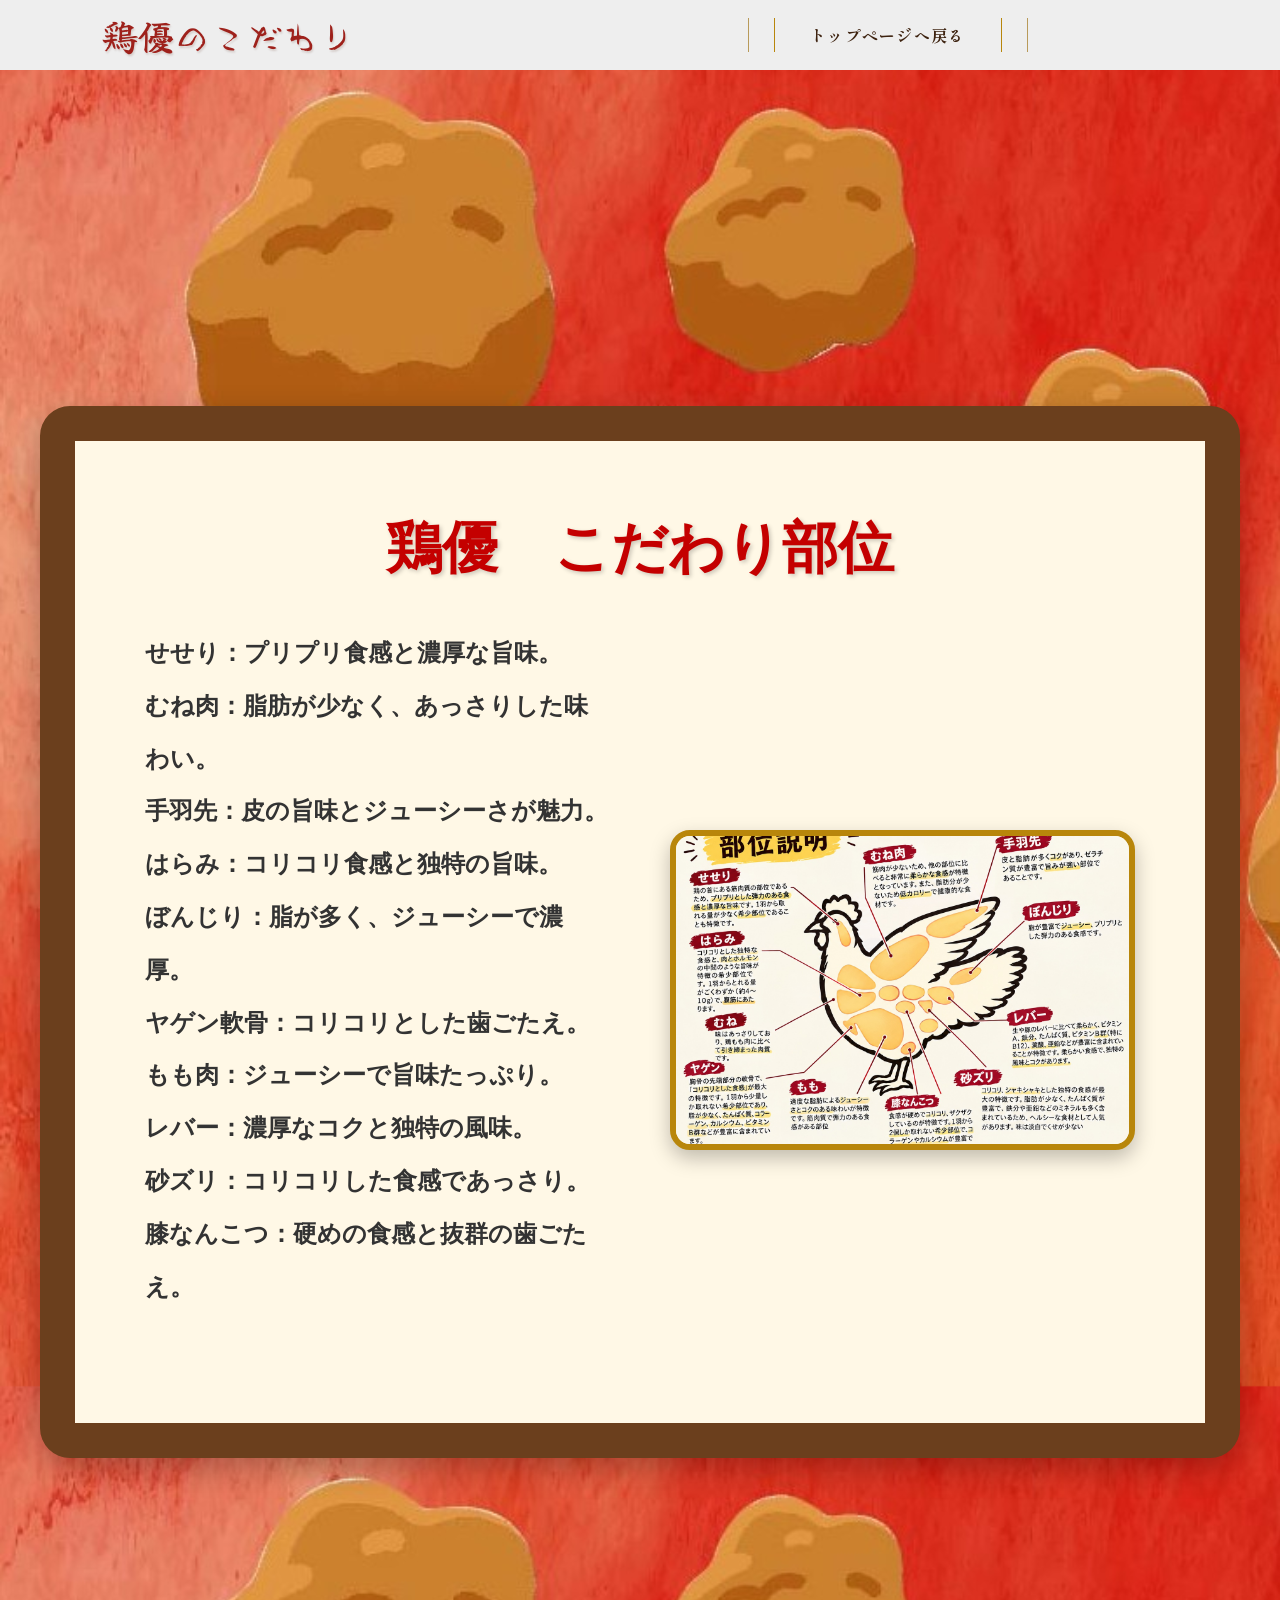
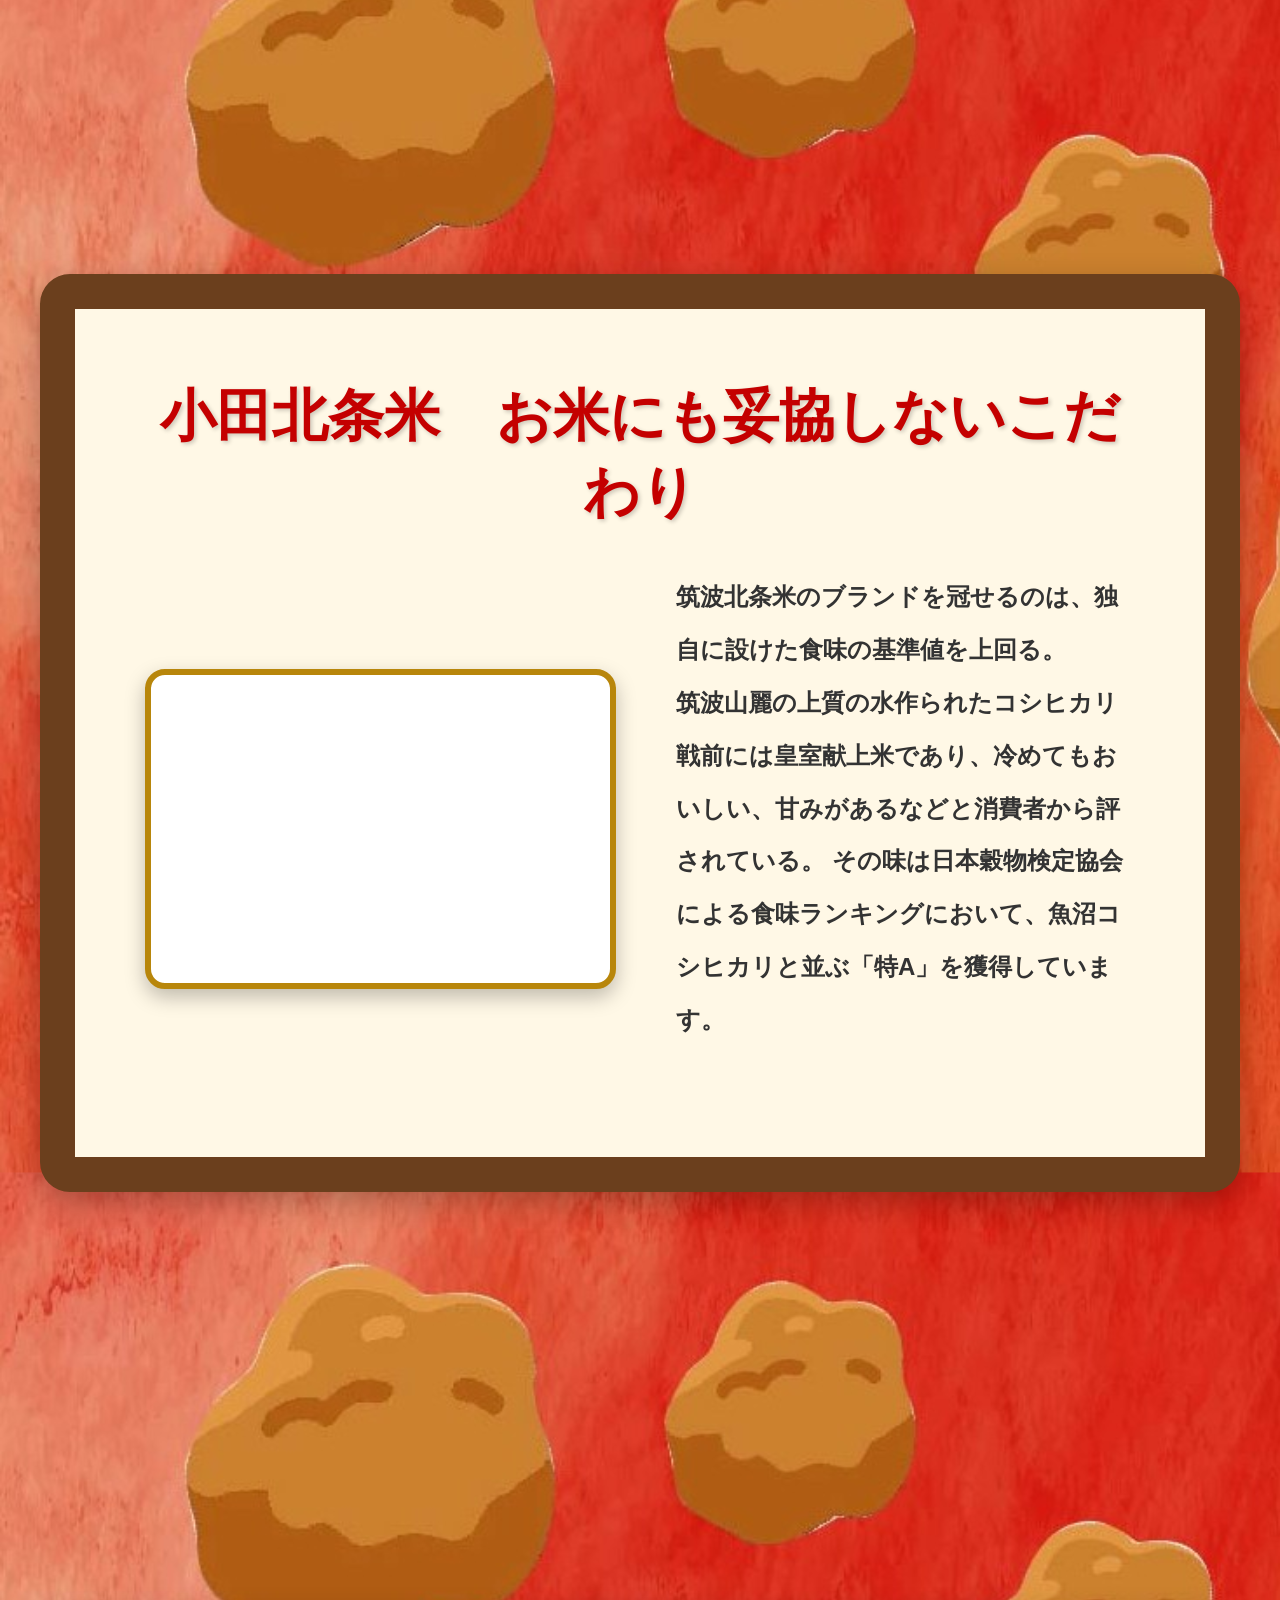
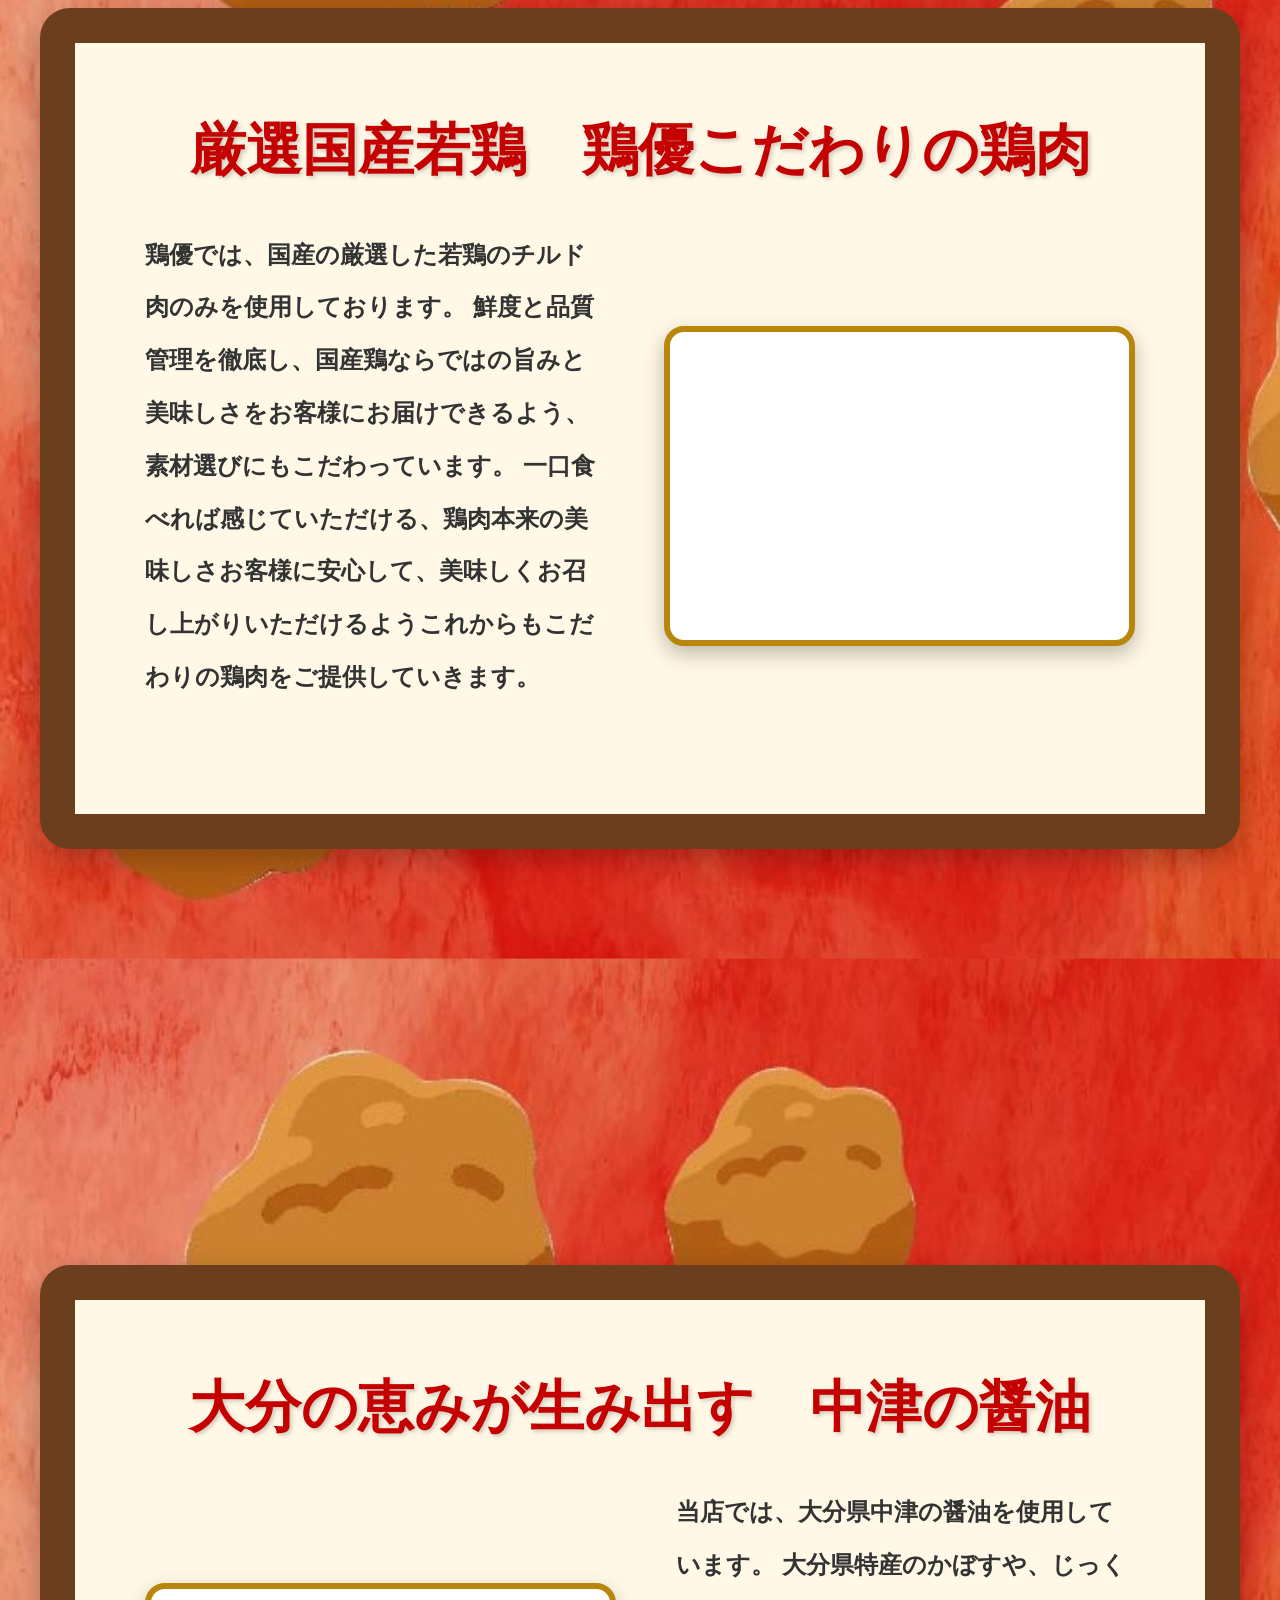
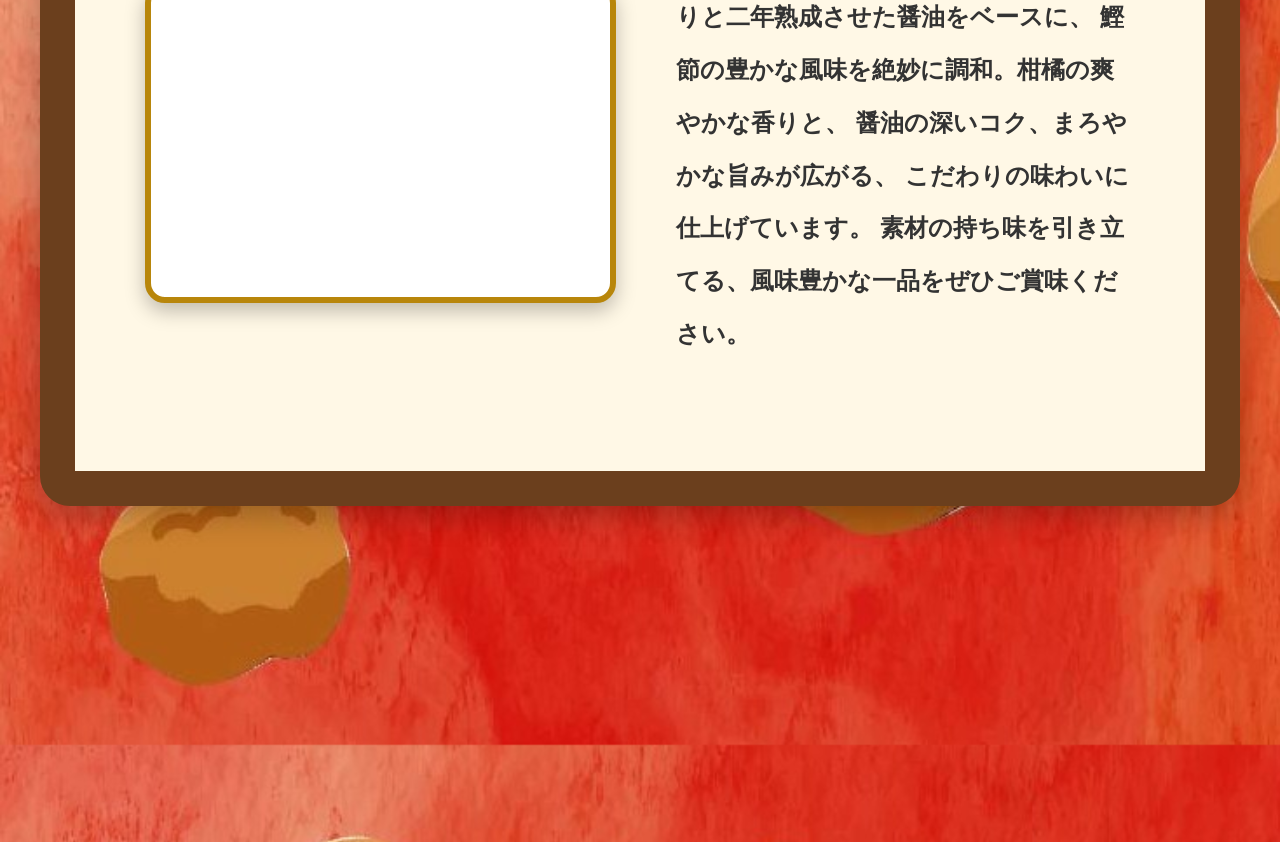
<file: kodawari.html>
<!DOCTYPE html>
<html lang="ja">
 
<head>
    <meta charset="UTF-8">
    <meta name="viewport" content="width=device-width, initial-scale=1.0">
    <title>こだわり | 鶏優 阿見店</title>
 
   <link rel="stylesheet" href="css/style.css">
   <link rel="stylesheet" href="css/kodawari.css">
</head>
 
<body>
 
<header class="top-bar">
    <div class="logo">
        鶏優のこだわり
    </div>
 
    <ul class="top-menu">
        <li><a href="index.html">トップページへ戻る</a></li>
    </ul>
</header>
 
<section class="concept">
    <div class="wrapper">
 
        <h1>鶏優　こだわり部位</h1>
 
        <!-- 写真左・文字右の横並びブロック -->
        <div class="concept-flex">
 
            <!-- 文章（右） -->
            <div class="concept-text">
                <p>
                    せせり：プリプリ食感と濃厚な旨味。<br>
                    むね肉：脂肪が少なく、あっさりした味わい。<br>
                    手羽先：皮の旨味とジューシーさが魅力。<br>
                    はらみ：コリコリ食感と独特の旨味。<br>
                    ぼんじり：脂が多く、ジューシーで濃厚。<br>
                    ヤゲン軟骨：コリコリとした歯ごたえ。<br>
                    もも肉：ジューシーで旨味たっぷり。<br>
                    レバー：濃厚なコクと独特の風味。<br>
                    砂ズリ：コリコリした食感であっさり。<br>
                    膝なんこつ：硬めの食感と抜群の歯ごたえ。<br>
                </p>
            </div>
            <!-- 写真（左） -->
            <div class="concept-photo">
                <img src="images/bui.jpg" alt="">
            </div>
        </div>
    </div>
</section>
 
<section class="concept">
    <div class="wrapper">
 
        <h1>小田北条米　お米にも妥協しないこだわり</h1>
 
        <!-- 写真左・文字右の横並びブロック -->
        <div class="concept-flex">
 
            <!-- 写真（左） -->
            <div class="concept-photo fade-slider">
                <img src="images/kome.jpeg" alt="" class="fade-img fade1">
                <img src="images/tukubasan.jpg" alt="" class="fade-img fade2">
            </div>
 
            <!-- 文章（右） -->
            <div class="concept-text">
                <p>
                    筑波北条米のブランドを冠せるのは、独自に設けた食味の基準値を上回る。<br>
                    筑波山麗の上質の水作られたコシヒカリ戦前には皇室献上米であり、冷めてもおいしい、甘みがあるなどと消費者から評されている。
                    その味は日本穀物検定協会による食味ランキングにおいて、魚沼コシヒカリと並ぶ「特A」を獲得しています。
                </p>
            </div>
 
        </div>
    </div>
</section>
 
<section class="concept">
    <div class="wrapper">
 
        <h1>厳選国産若鶏　鶏優こだわりの鶏肉</h1>
 
        <!-- 写真左・文字右の横並びブロック -->
        <div class="concept-flex">
 
            <!-- 文章（右） -->
            <div class="concept-text">
                <p>
                    鶏優では、国産の厳選した若鶏のチルド肉のみを使用しております。
                    鮮度と品質管理を徹底し、国産鶏ならではの旨みと美味しさをお客様にお届けできるよう、素材選びにもこだわっています。
                    一口食べれば感じていただける、鶏肉本来の美味しさお客様に安心して、美味しくお召し上がりいただけるようこれからもこだわりの鶏肉をご提供していきます。
                </p>
            </div>
            <!-- 写真（左） -->
            <div class="concept-photo fade-slider">
                <img src="images/kokusan.jpg" alt="" class="fade-img fade1">
                <img src="images/にわとり.png" alt="" class="fade-img fade2">
 
            </div>
        </div>
    </div>
</section>
 
<section class="concept">
    <div class="wrapper">
 
        <h1>大分の恵みが生み出す　中津の醤油</h1>
 
        <div class="concept-flex">
 
            <!-- 写真（左） -->
            <div class="concept-photo fade-slider">
 
                <img src="images/nakatu.jpg" alt="" class="fade-img fade1">
 
                <img src="images/kyusyu.jpg" alt="" class="fade-img fade2">
 
            </div>
 
            <!-- 文章（右） -->
            <div class="concept-text">
                <p>
                    当店では、大分県中津の醤油を使用しています。
                    大分県特産のかぼすや、じっくりと二年熟成させた醤油をベースに、
                    鰹節の豊かな風味を絶妙に調和。柑橘の爽やかな香りと、
                    醤油の深いコク、まろやかな旨みが広がる、
                    こだわりの味わいに仕上げています。
                    素材の持ち味を引き立てる、風味豊かな一品をぜひご賞味ください。
                </p>
            </div>
 
        </div>
 
    </div>
</section>
</file>
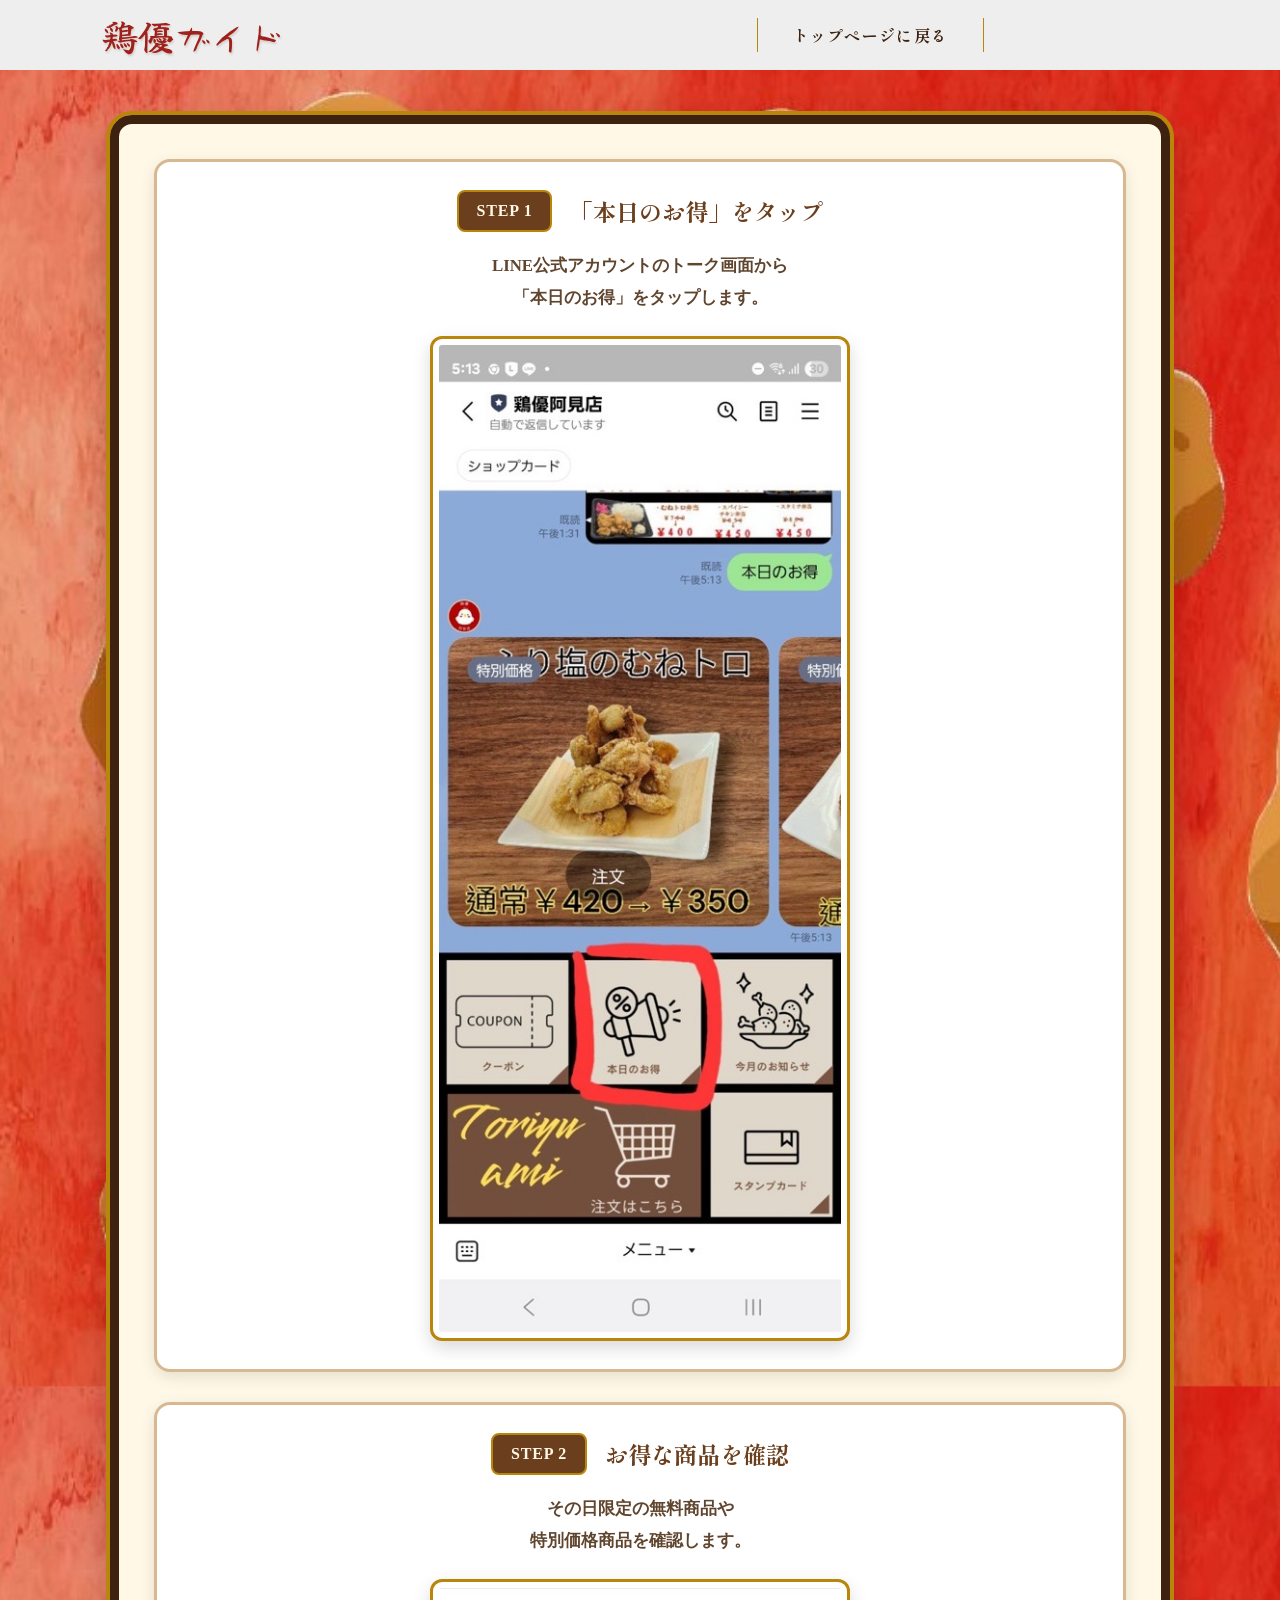
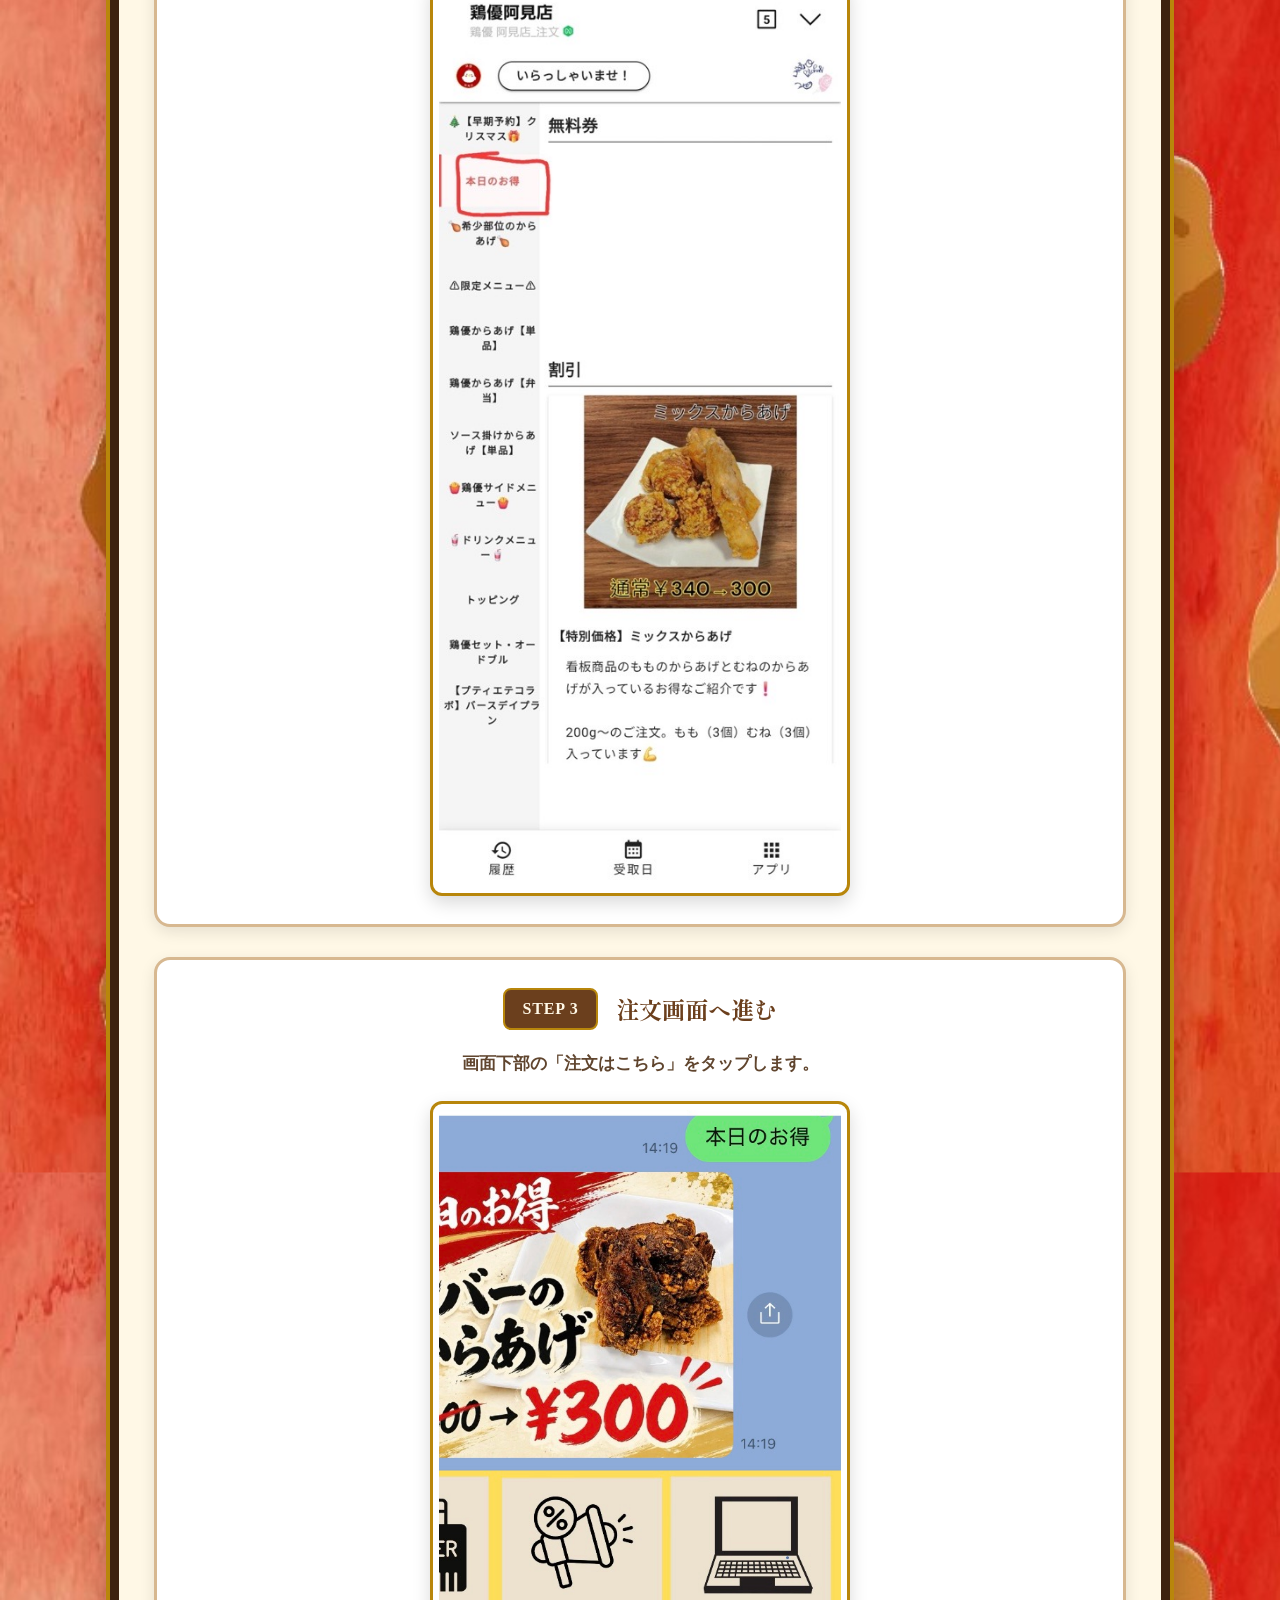
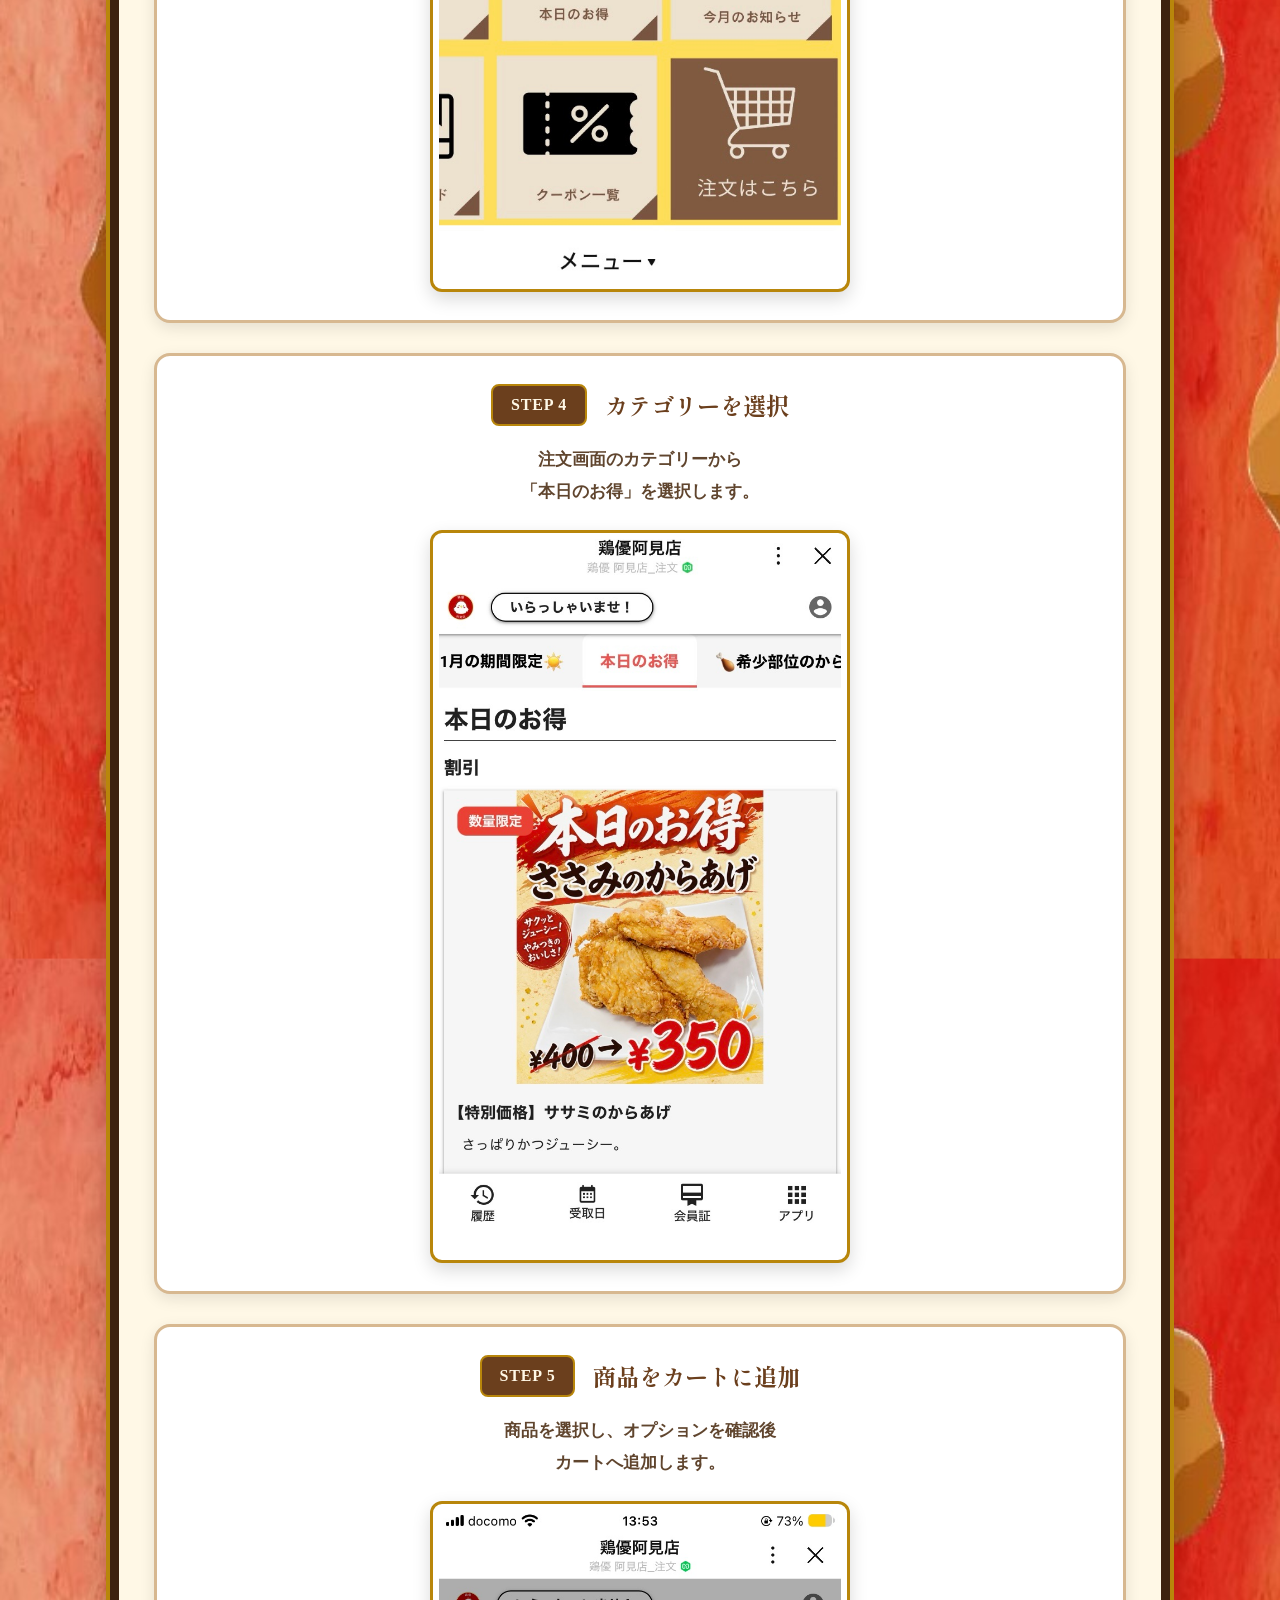
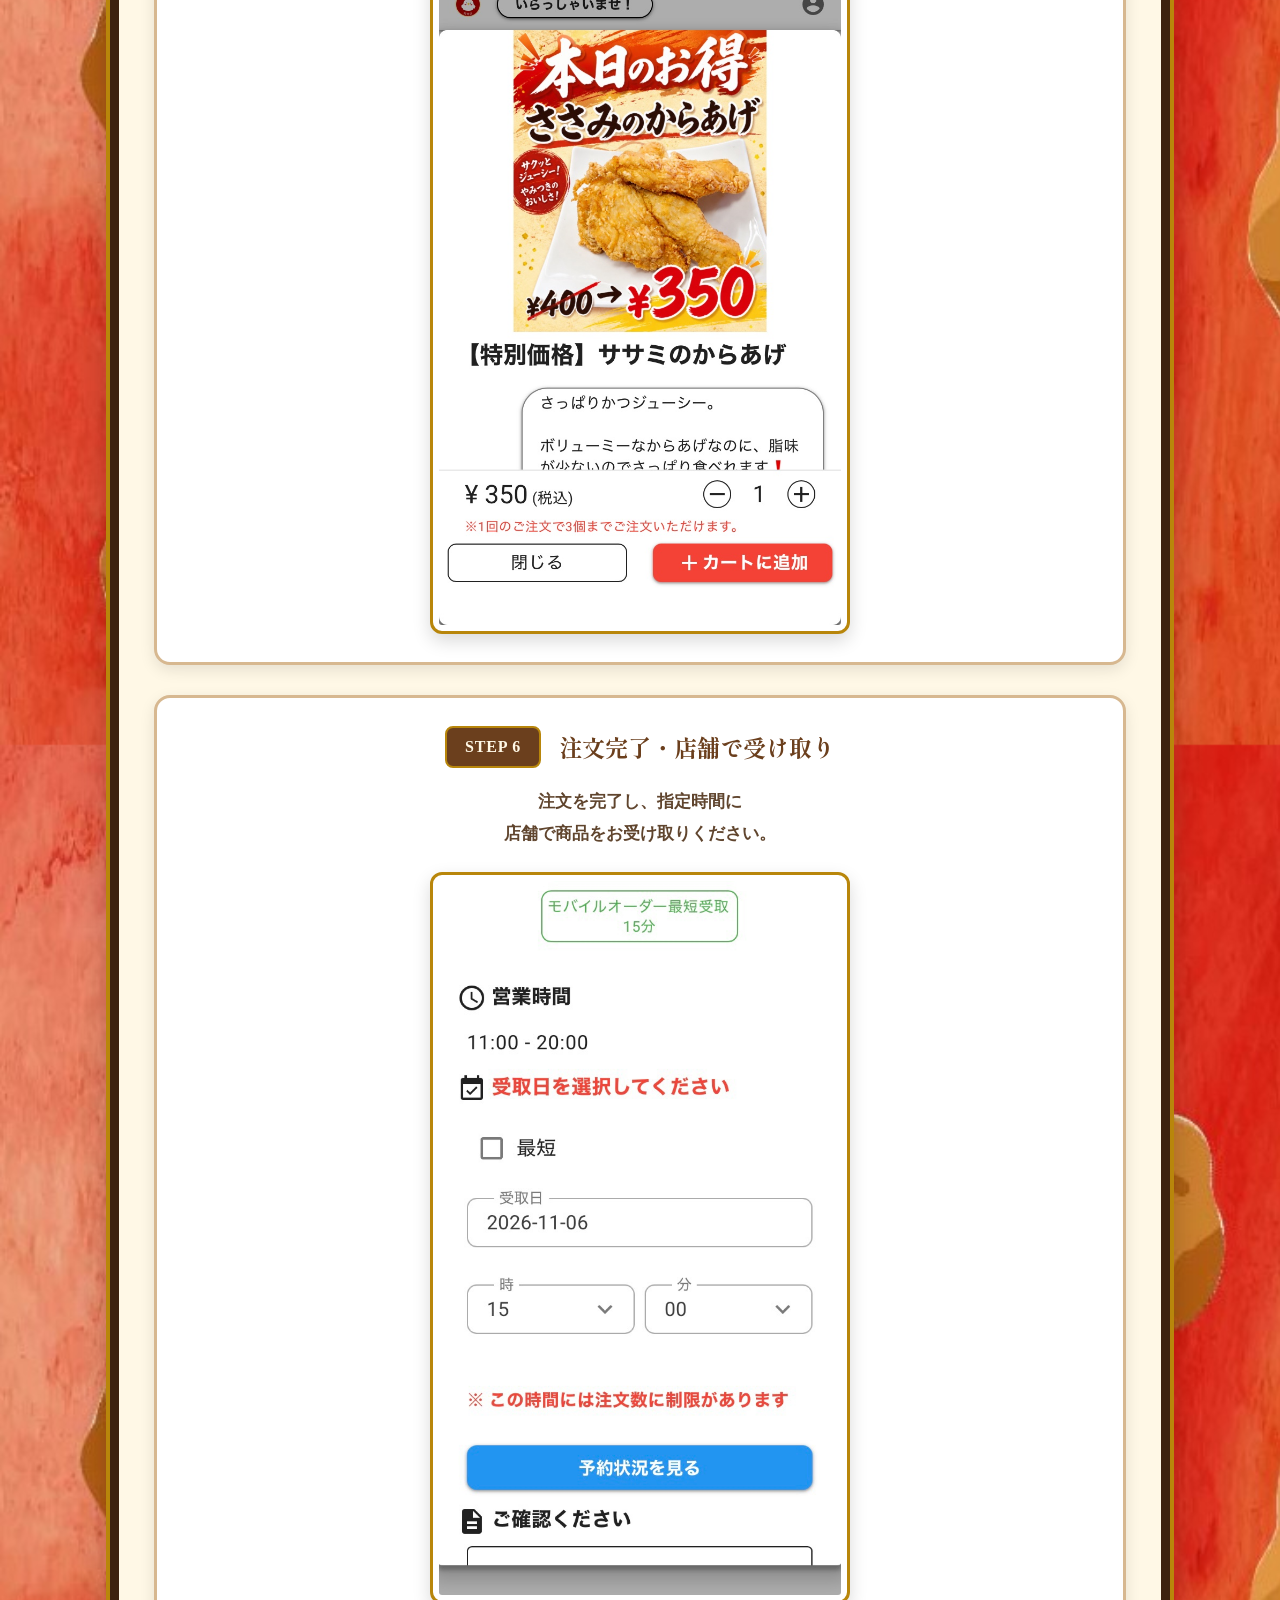
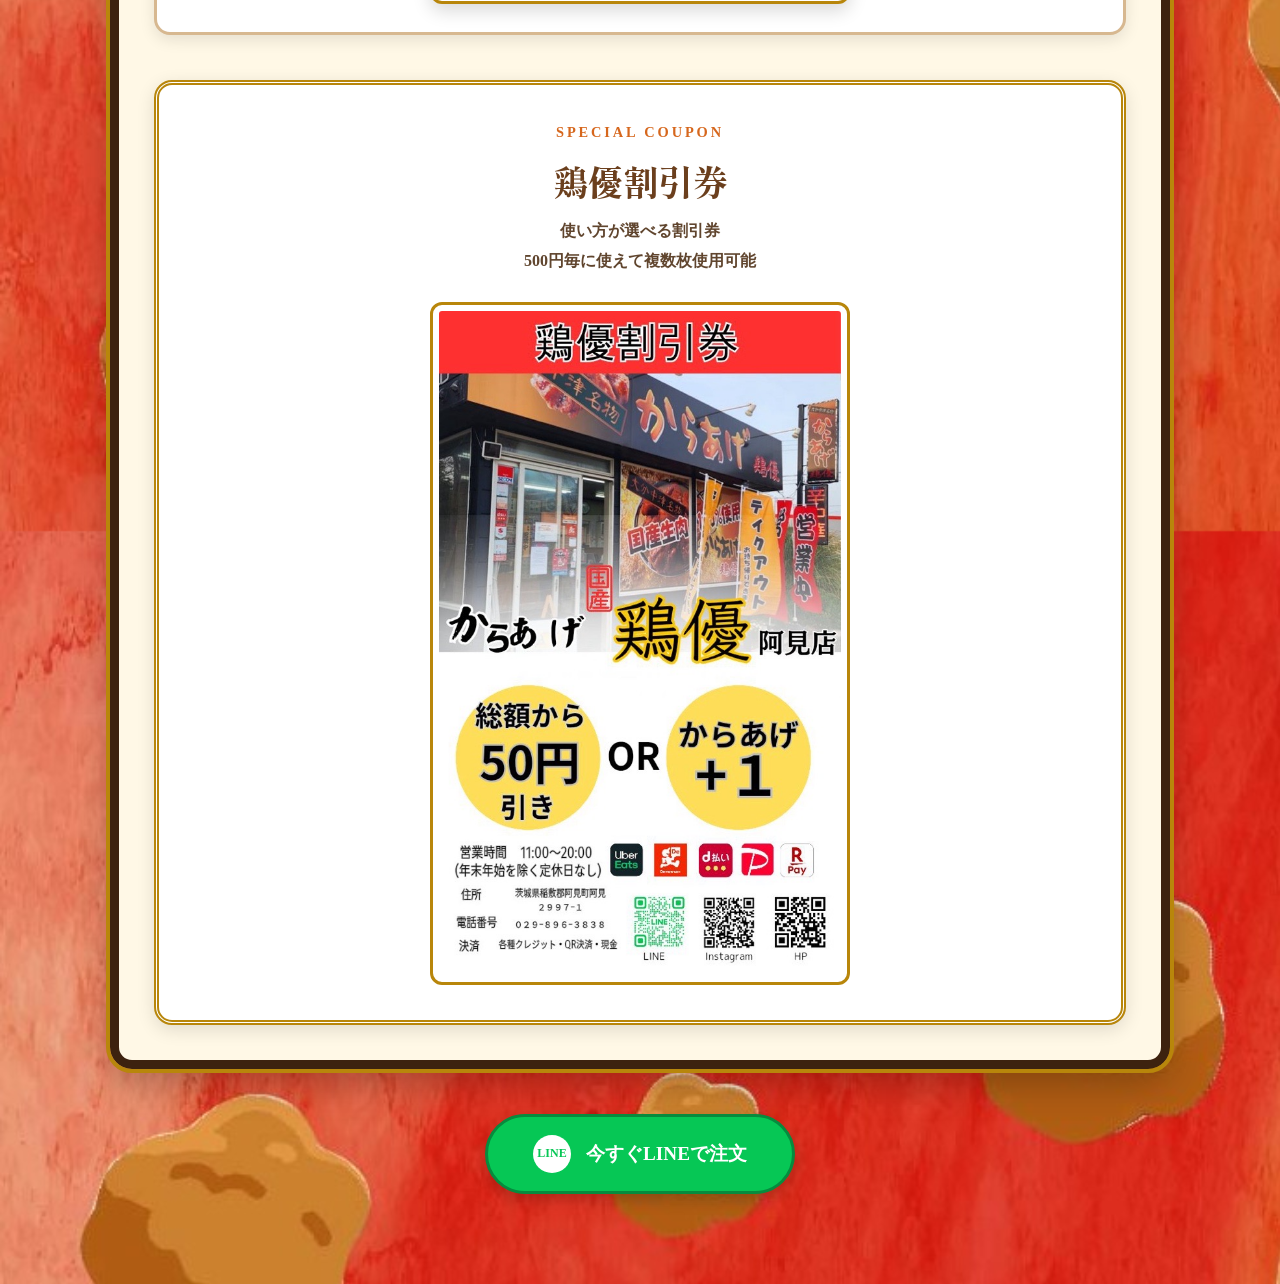
<file: line.html>
<!DOCTYPE html>
<html lang="ja">
<head>
    <meta charset="UTF-8">
    <meta name="viewport" content="width=device-width, initial-scale=1.0">
    <title>LINE注文ガイド | 鶏優 阿見店</title>

    <link rel="stylesheet" href="css/style.css">
    <link rel="stylesheet" href="css/line.css">
</head>

<body>

    <!-- サイト共通ヘッダー：変更しない -->
    <header class="top-bar">
    <div class="logo">鶏優ガイド</div>
    <a href="index.html" class="line-home-link">トップページに戻る</a>
</header>

    <main class="line-guide-page">


        <section class="line-guide-container">

            <article class="line-step">
                <div class="line-step-title">
                    <span>STEP 1</span>
                    <h2>「本日のお得」をタップ</h2>
                </div>
                <p>LINE公式アカウントのトーク画面から<br>「本日のお得」をタップします。</p>
                <img src="images/鶏優ガイド1.jpg" alt="STEP1" class="line-step-image">
            </article>

            <article class="line-step">
                <div class="line-step-title">
                    <span>STEP 2</span>
                    <h2>お得な商品を確認</h2>
                </div>
                <p>その日限定の無料商品や<br>特別価格商品を確認します。</p>
                <img src="images/鶏優ガイド2.jpg" alt="STEP2" class="line-step-image">
            </article>

            <article class="line-step">
                <div class="line-step-title">
                    <span>STEP 3</span>
                    <h2>注文画面へ進む</h2>
                </div>
                <p>画面下部の「注文はこちら」をタップします。</p>
                <img src="images/鶏優ガイド３.jpg" alt="STEP3" class="line-step-image">
            </article>

            <article class="line-step">
                <div class="line-step-title">
                    <span>STEP 4</span>
                    <h2>カテゴリーを選択</h2>
                </div>
                <p>注文画面のカテゴリーから<br>「本日のお得」を選択します。</p>
                <img src="images/鶏優ガイド４.jpg" alt="STEP4" class="line-step-image">
            </article>

            <article class="line-step">
                <div class="line-step-title">
                    <span>STEP 5</span>
                    <h2>商品をカートに追加</h2>
                </div>
                <p>商品を選択し、オプションを確認後<br>カートへ追加します。</p>
                <img src="images/鶏優ガイド５.jpg" alt="STEP5" class="line-step-image">
            </article>

            <article class="line-step">
                <div class="line-step-title">
                    <span>STEP 6</span>
                    <h2>注文完了・店舗で受け取り</h2>
                </div>
                <p>注文を完了し、指定時間に<br>店舗で商品をお受け取りください。</p>
                <img src="images/鶏優ガイド６.jpg" alt="STEP6" class="line-step-image">
            </article>

            <section class="line-coupon">
                <p class="line-coupon-label">SPECIAL COUPON</p>
                <h2>鶏優割引券</h2>
                <p>使い方が選べる割引券<br>500円毎に使えて複数枚使用可能</p>
                <img src="images/鶏優ガイド７.jpg" alt="鶏優割引券" class="line-coupon-image">
            </section>

        </section>
            <div class="line-order-area">

    <a href="https://miniapp.line.me/2005916860-KV7OJb43" class="line-order-button" target="_blank" rel="noopener">
        <span class="line-button-icon">LINE</span>
        今すぐLINEで注文
    </a>
</div>

    </main>

</body>
</html>
</file>
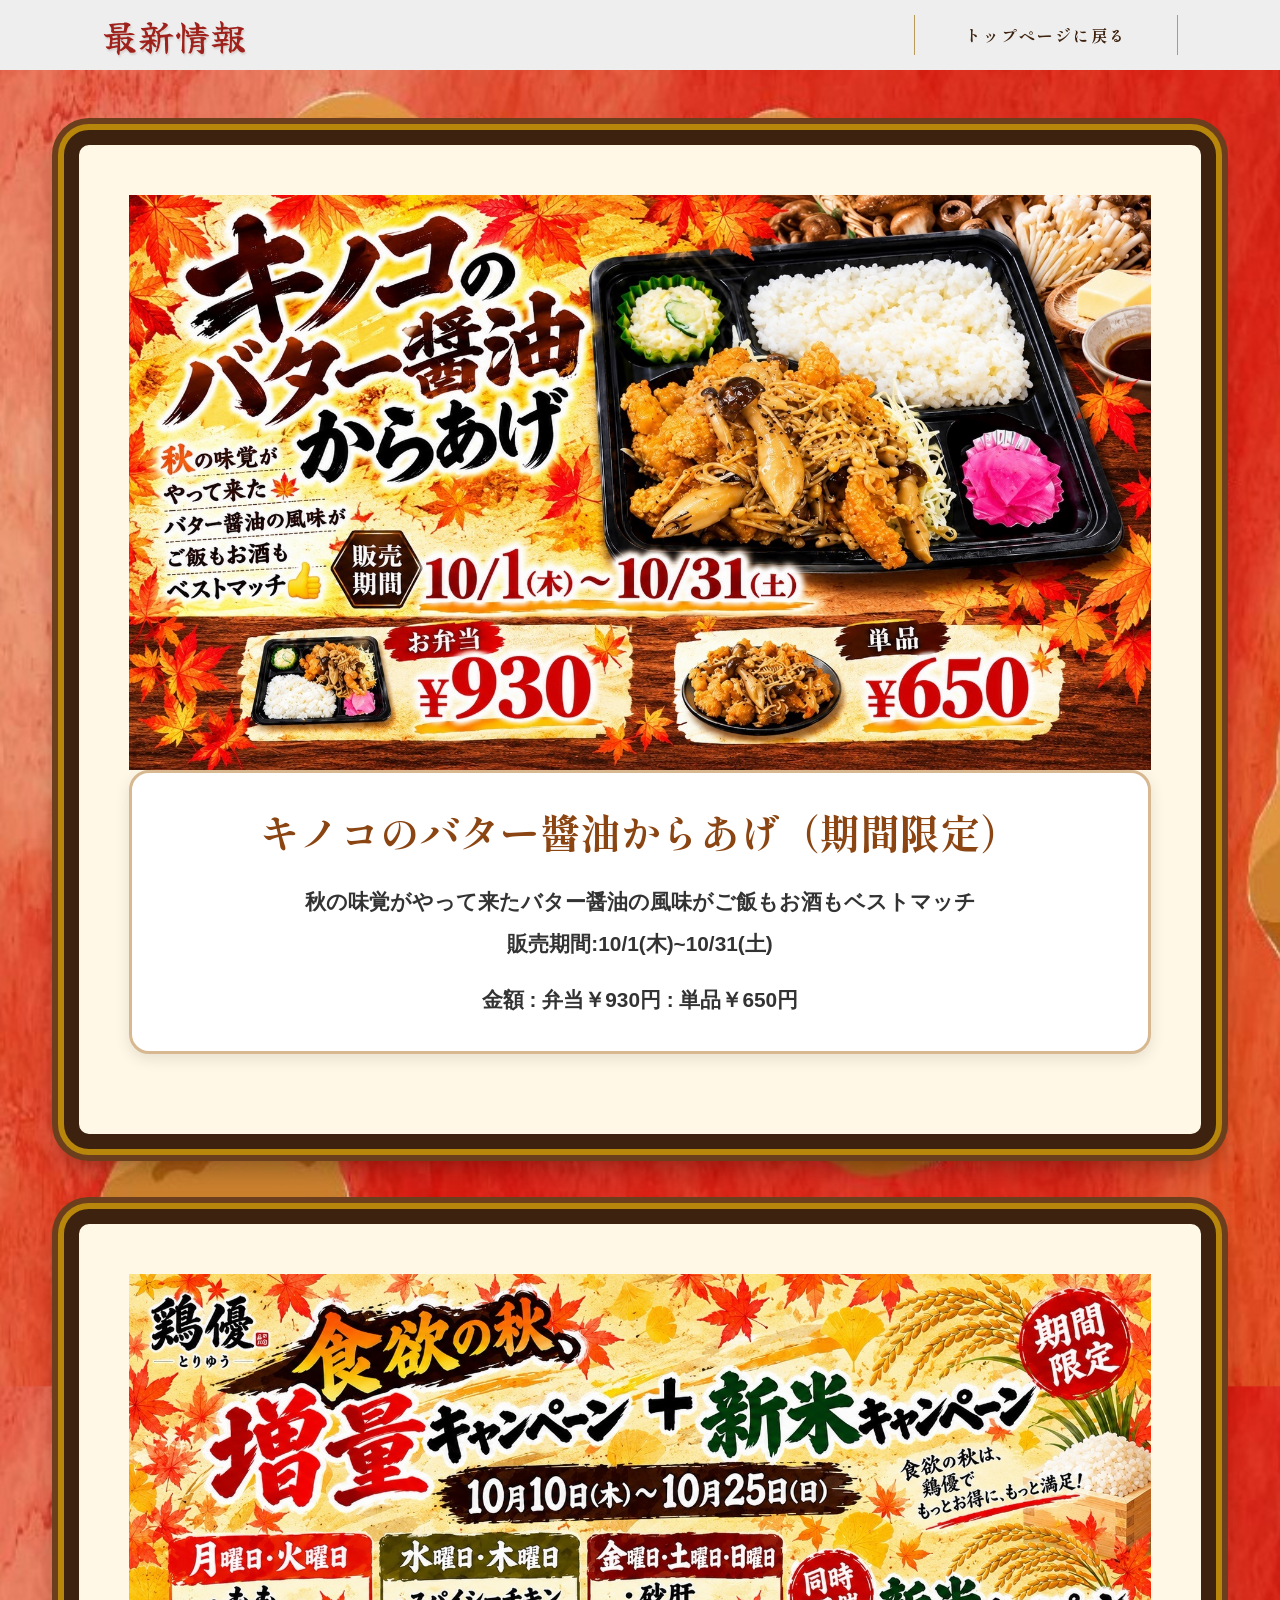
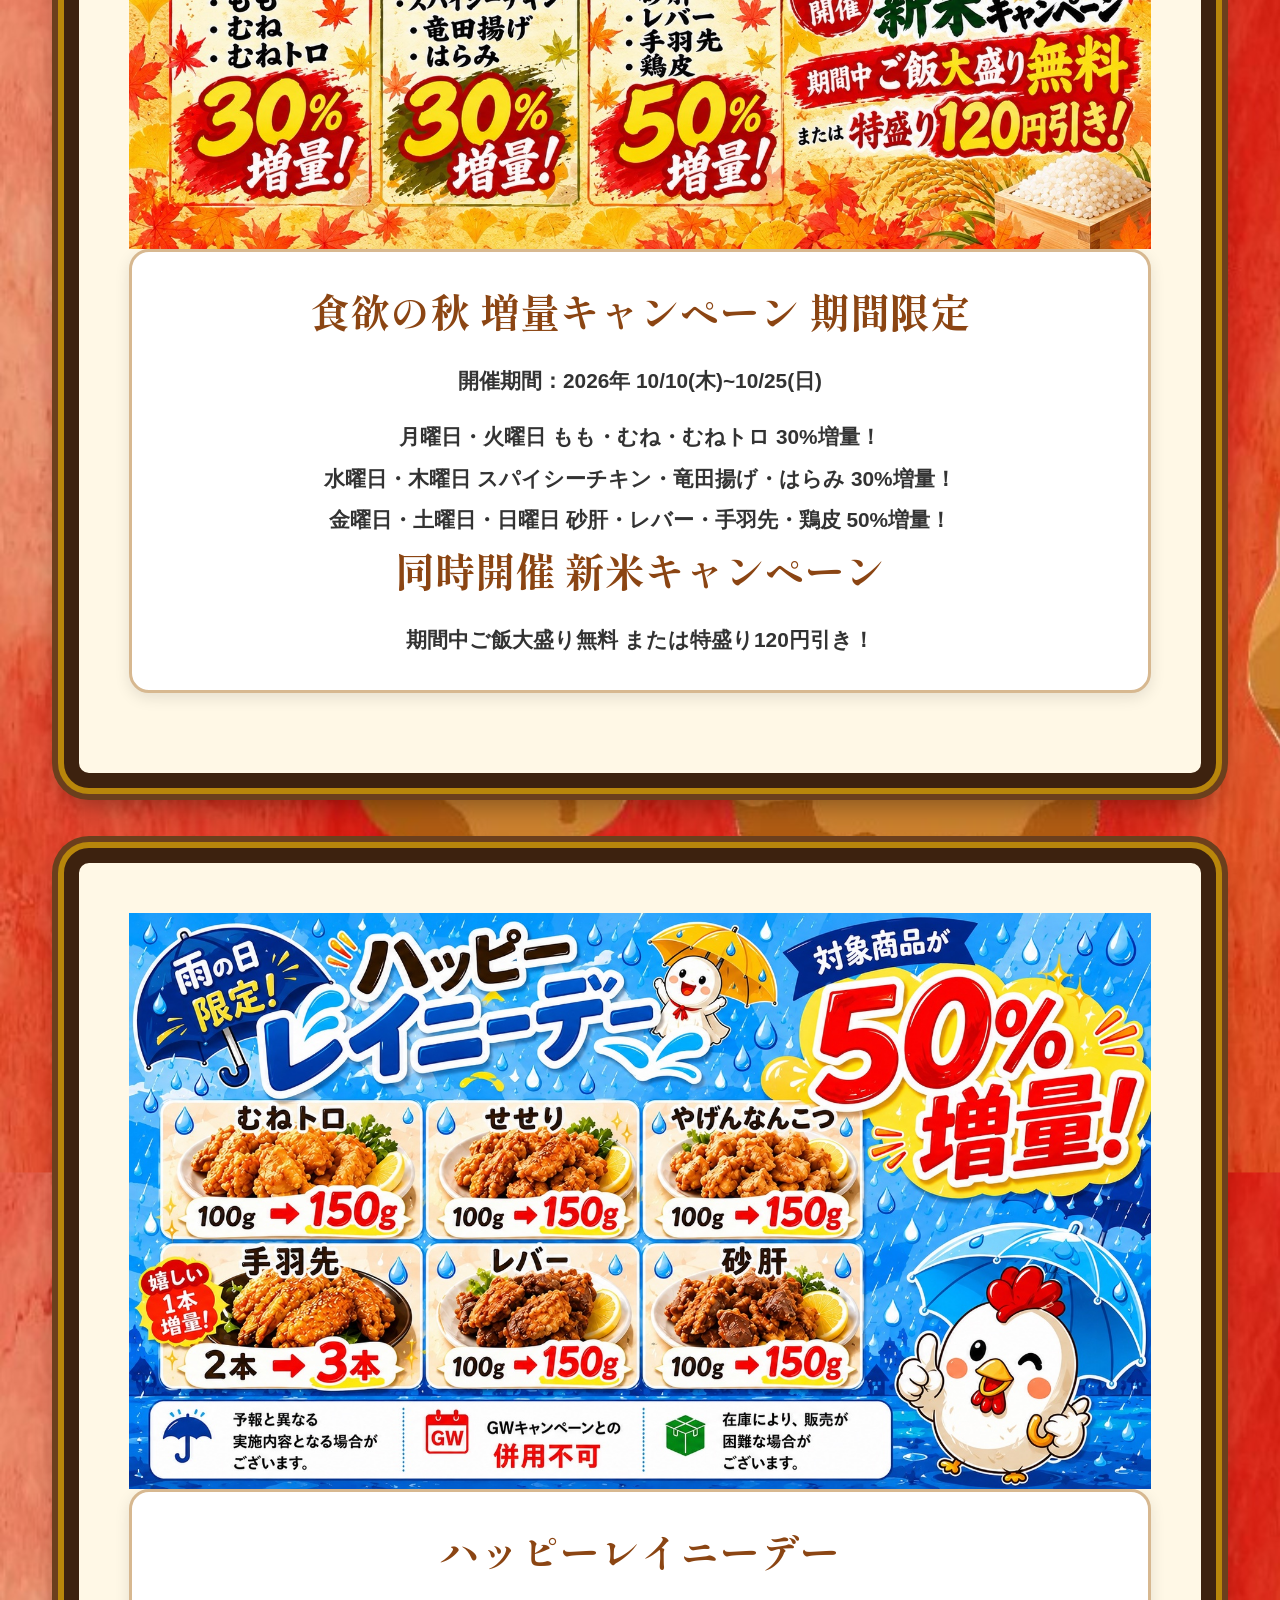
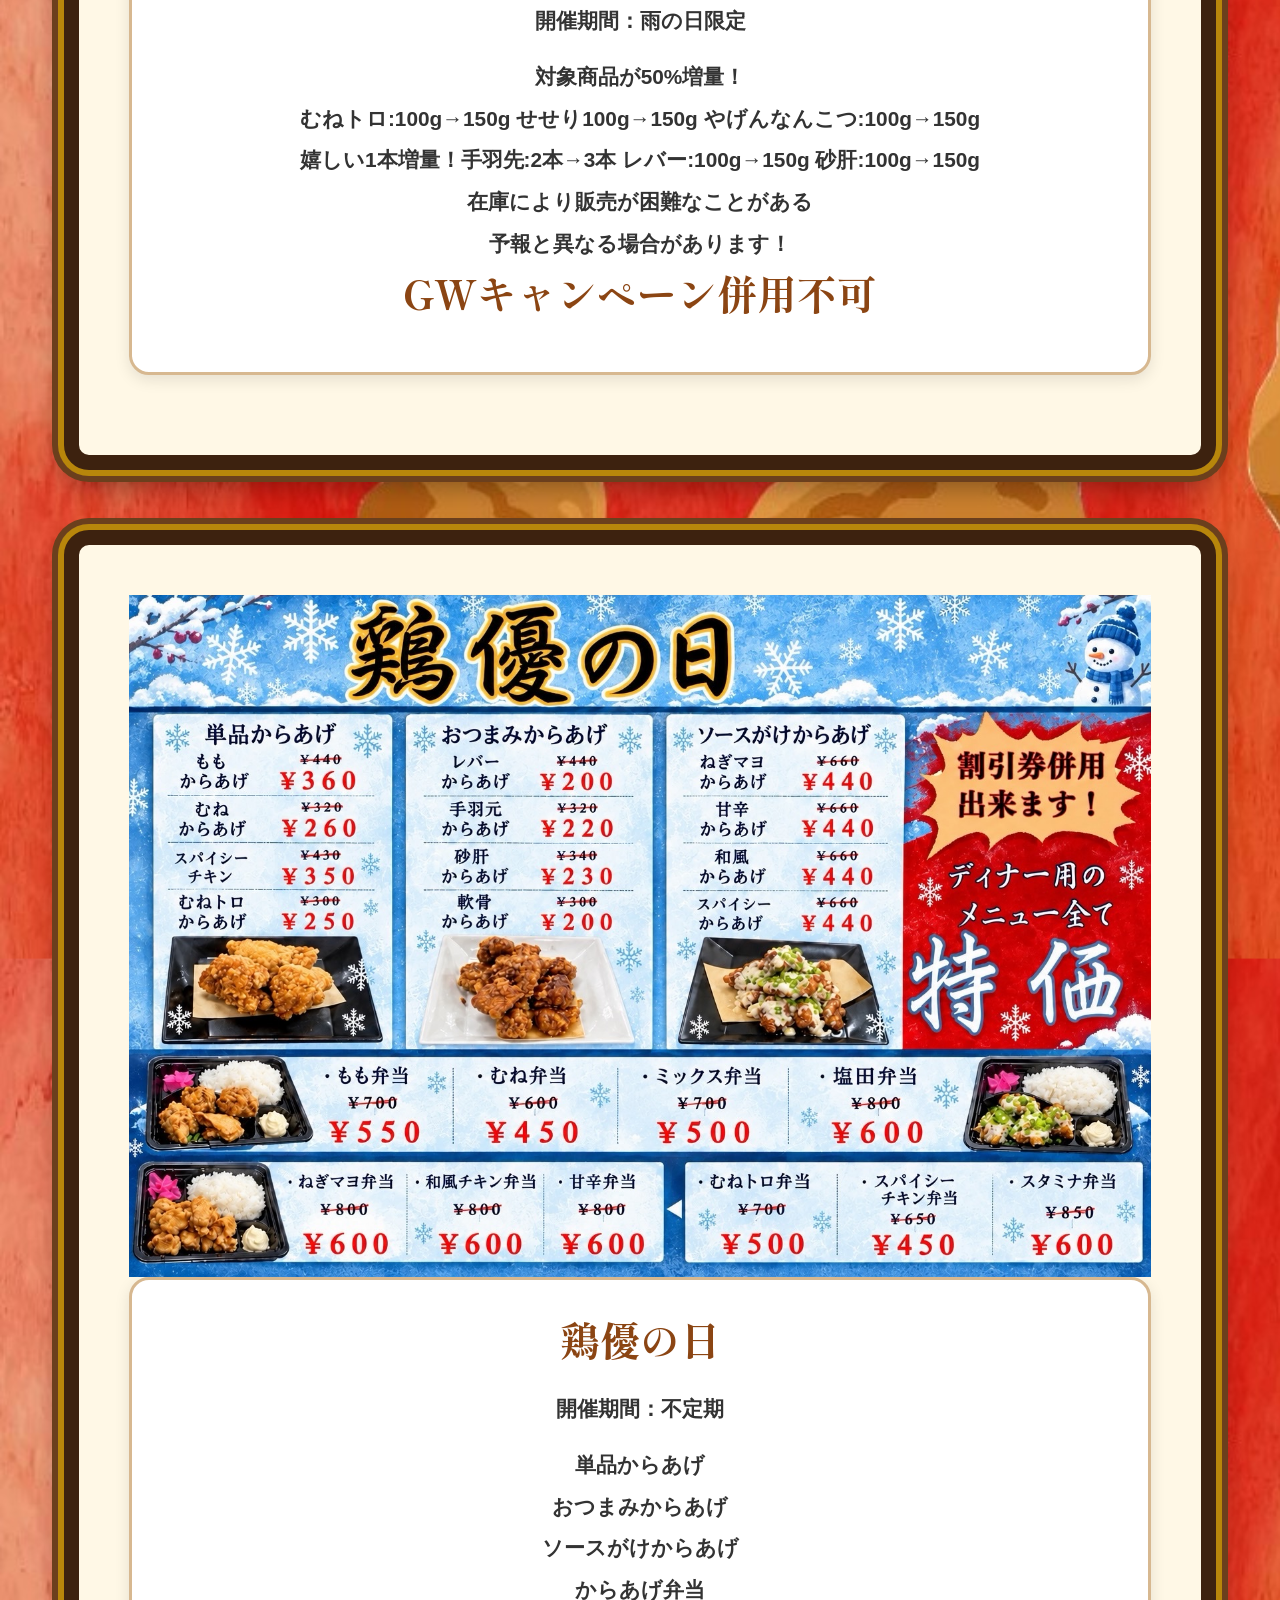
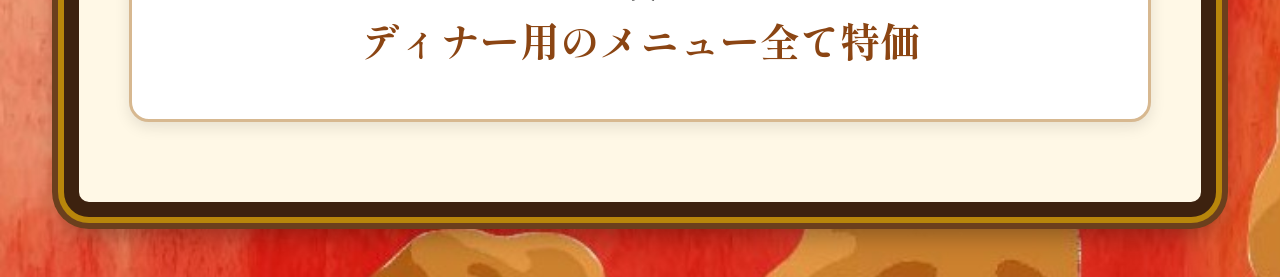
<file: saisin.html>
<!DOCTYPE html>
<html lang="ja">

<head>
    <meta charset="UTF-8">
    <meta name="viewport" content="width=device-width, initial-scale=1.0">
    <title>最新情報 | 鶏優 阿見店</title>

    <link rel="stylesheet" href="css/style.css">
    <link rel="stylesheet" href="css/saisin.css">
</head>

<body>

    <header class="top-bar">
        <div class="logo">
            最新情報
        </div>
        <ul class="top-menu">
            <li><a href="index.html">トップページに戻る</a></li>
        </ul>
    </header>

    <section id="kinoko" class="new-items">
        <img src="images/kinoko.jpg" alt="">
        <article class="item">
            <h3>キノコのバター醬油からあげ（期間限定）</h3>
            <p>秋の味覚がやって来たバター醤油の風味がご飯もお酒もベストマッチ</p>
            <p class="date">販売期間:10/1(木)~10/31(土)</p>
            <p>金額 : 弁当￥930円 : 単品￥650円</p>
        </article>
    </section>

    <!-- ② 増量キャンペーン（id="zouryou" を追加） -->
    <section id="zouryou" class="events">
        <img src="images/zouryou.jpg" alt="">
        <article class="event">
            <h3>食欲の秋 増量キャンペーン 期間限定</h3>
            <p class="date">開催期間：2026年 10/10(木)~10/25(日)</p>
            <p>月曜日・火曜日 もも・むね・むねトロ 30%増量！</p>
            <p>水曜日・木曜日 スパイシーチキン・竜田揚げ・はらみ 30%増量！</p>
            <p>金曜日・土曜日・日曜日 砂肝・レバー・手羽先・鶏皮 50%増量！</p>
            <h3>同時開催 新米キャンペーン</h3>
            <p>期間中ご飯大盛り無料 または特盛り120円引き！</p>
        </article>
    </section>

    <!-- ③ ハッピーレイニーデー（id="rainy" を追加） -->
    <section id="rainy" class="events">
        <img src="images/ibento.jpg" alt="">
        <article class="event">
            <h3>ハッピーレイニーデー</h3>
            <p class="date">開催期間：雨の日限定</p>
            <p>対象商品が50%増量！</p>
            <p>むねトロ:100g→150g せせり100g→150g やげんなんこつ:100g→150g</p>
            <p>嬉しい1本増量！手羽先:2本→3本 レバー:100g→150g 砂肝:100g→150g</p>
            <p>在庫により販売が困難なことがある</p>
            <p>予報と異なる場合があります！</p>
            <h3>GWキャンペーン併用不可</h3>
        </article>
    </section>

    <!-- ④ 鶏優の日（id="toriyuuday" を追加） -->
    <section id="toriyuuday" class="events">
        <img src="images/toriyuuday.jpg" alt="">
        <article class="event">
            <h3>鶏優の日</h3>
            <p class="date">開催期間：不定期</p>
            <p>単品からあげ</p>
            <p>おつまみからあげ</p>
            <p>ソースがけからあげ</p>
            <p>からあげ弁当</p>
            <h3>ディナー用のメニュー全て特価</h3>
        </article>
    </section>

</body>
</html>
</file>
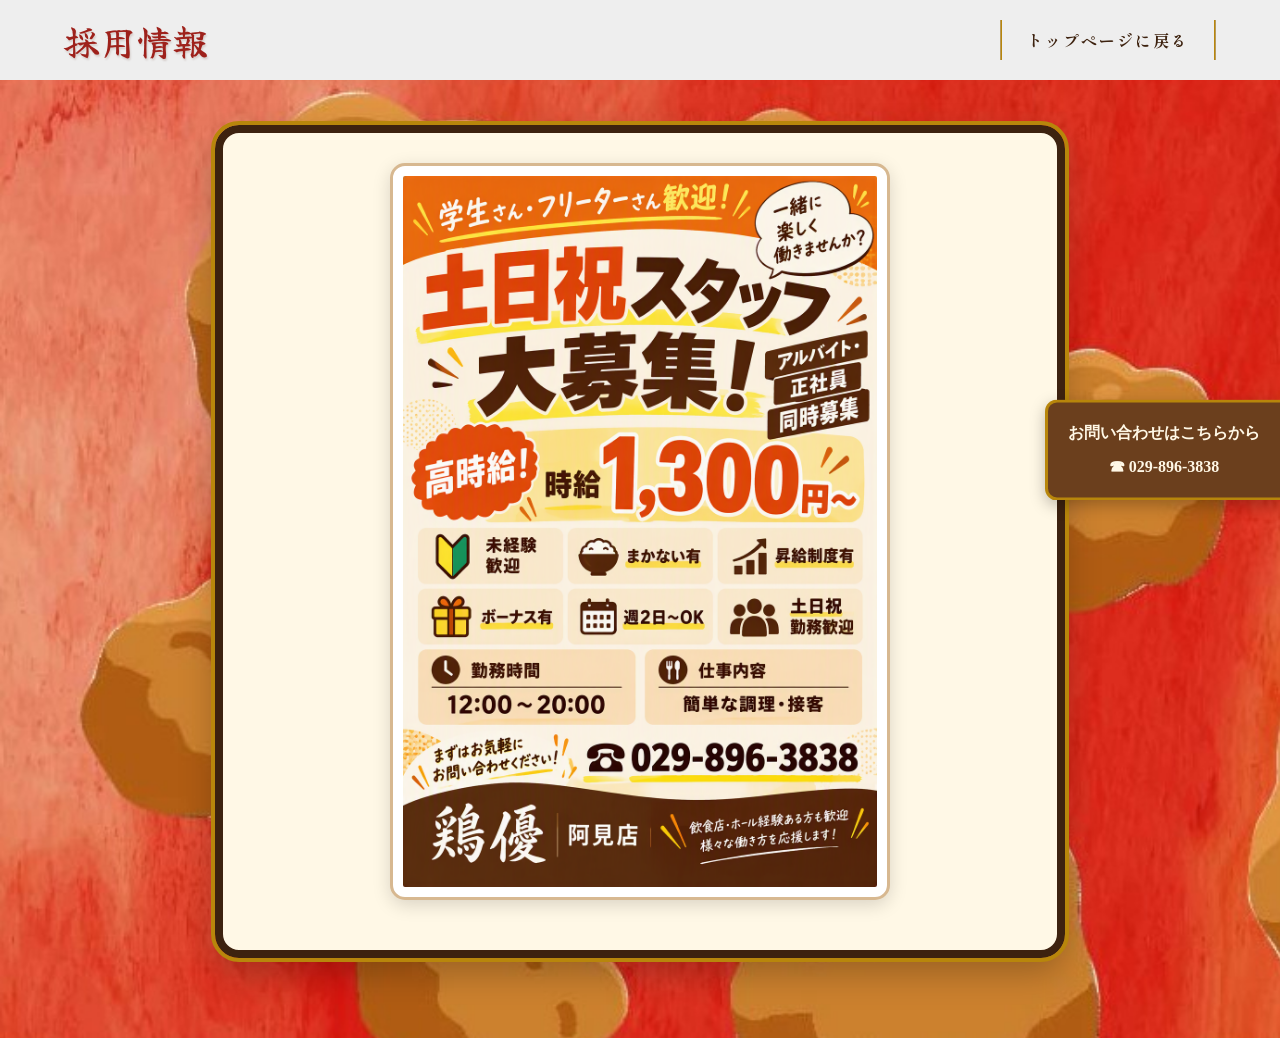
<file: saiyou.html>
<!DOCTYPE html>
<html lang="ja">

<head>
    <meta charset="UTF-8">
    <meta name="viewport" content="width=device-width, initial-scale=1.0">

    <title>採用情報 | 鶏優 阿見店</title>

    <!-- 共通CSS -->
    <link rel="stylesheet" href="css/style.css">

    <!-- 採用ページ専用CSS -->
    <link rel="stylesheet" href="css/saiyou.css">
</head>

<body>

    <!-- ヘッダー -->
    <header class="top-bar">
        <div class="logo">採用情報</div>

        <ul class="top-menu">
            <li>
                <a href="index.html">トップページに戻る</a>
            </li>
        </ul>
    </header>

    <!-- 採用情報 -->
    <main>
        <section class="menu-list">

            <div class="menu-card">
                <img
                    src="images/採用情報.png"
                    alt="鶏優 阿見店 採用情報"
                    class="point-img"
                >
            </div>

        </section>
    </main>

    <!-- 電話お問い合わせボタン -->
    <a href="tel:0298963838" class="fixed-tel">
        <span>お問い合わせはこちらから</span>
        <span>☎ 029-896-3838</span>
    </a>

</body>
</html>
</file>
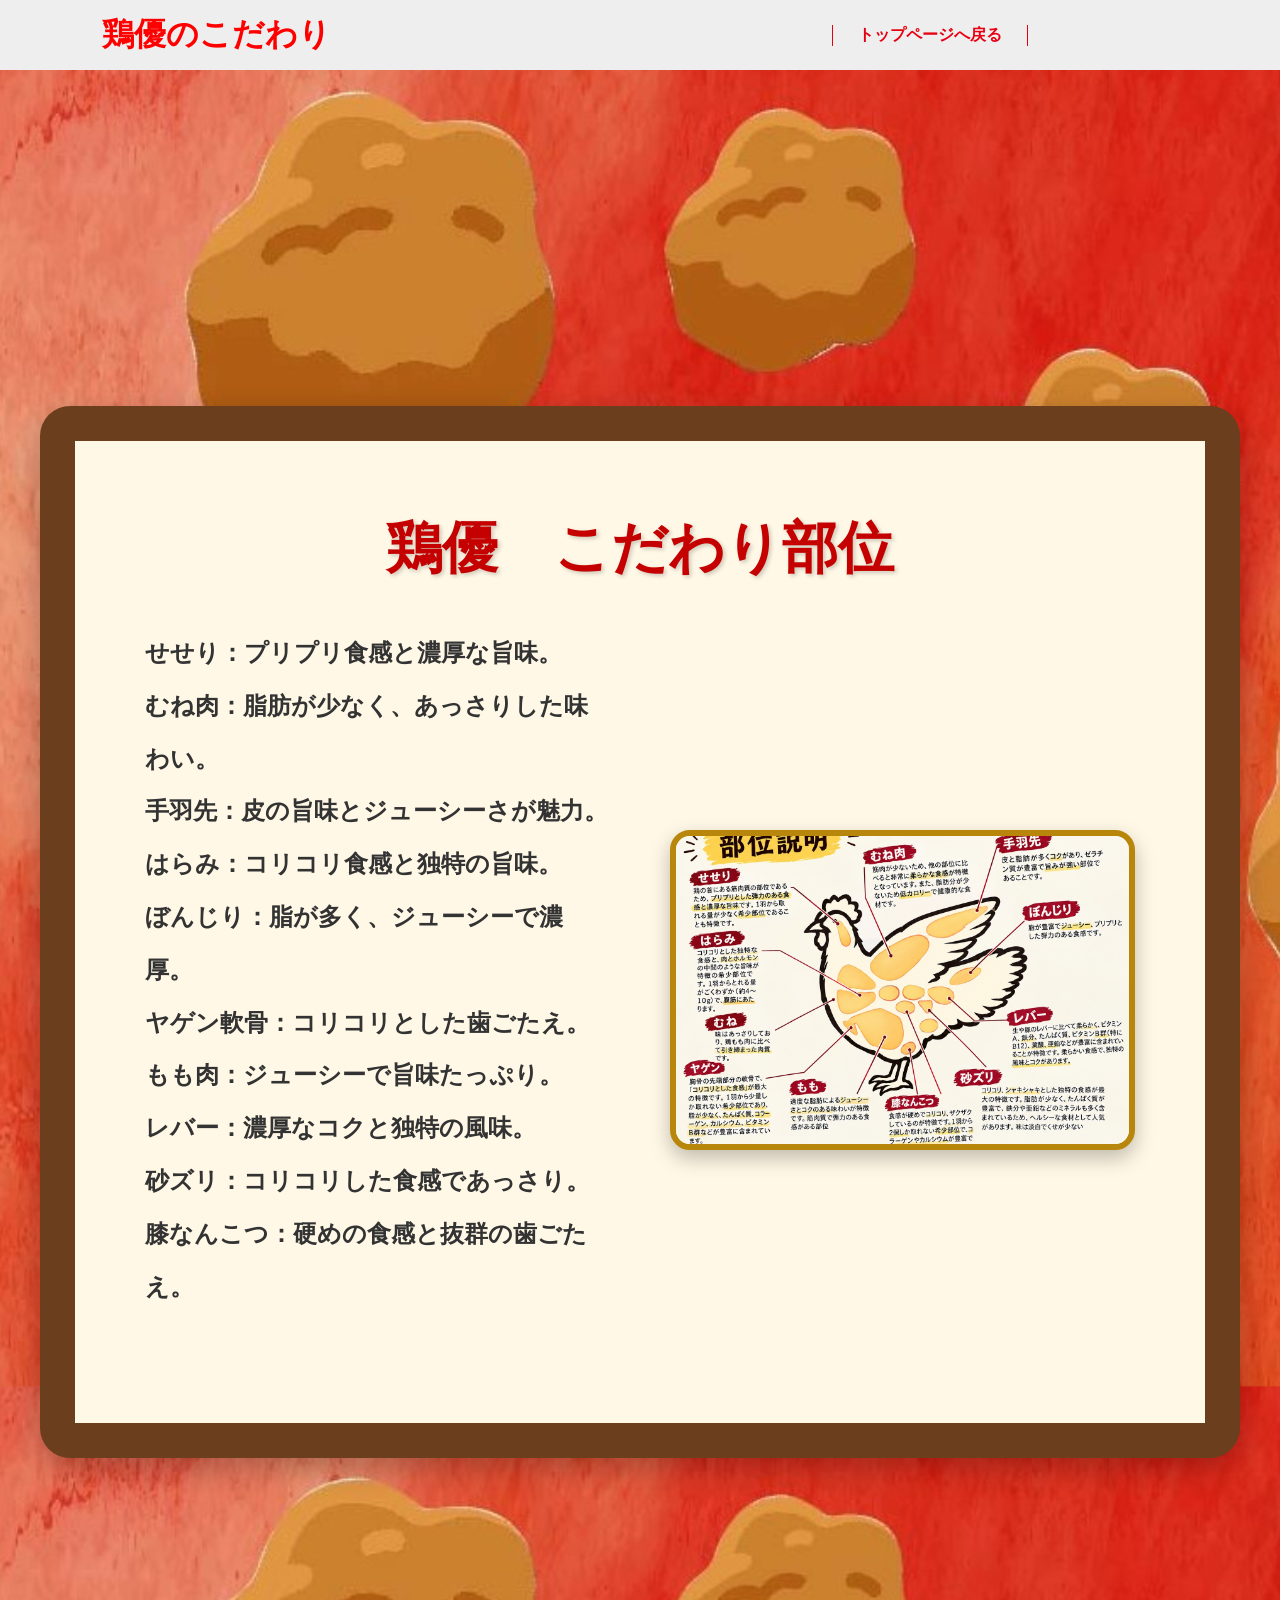
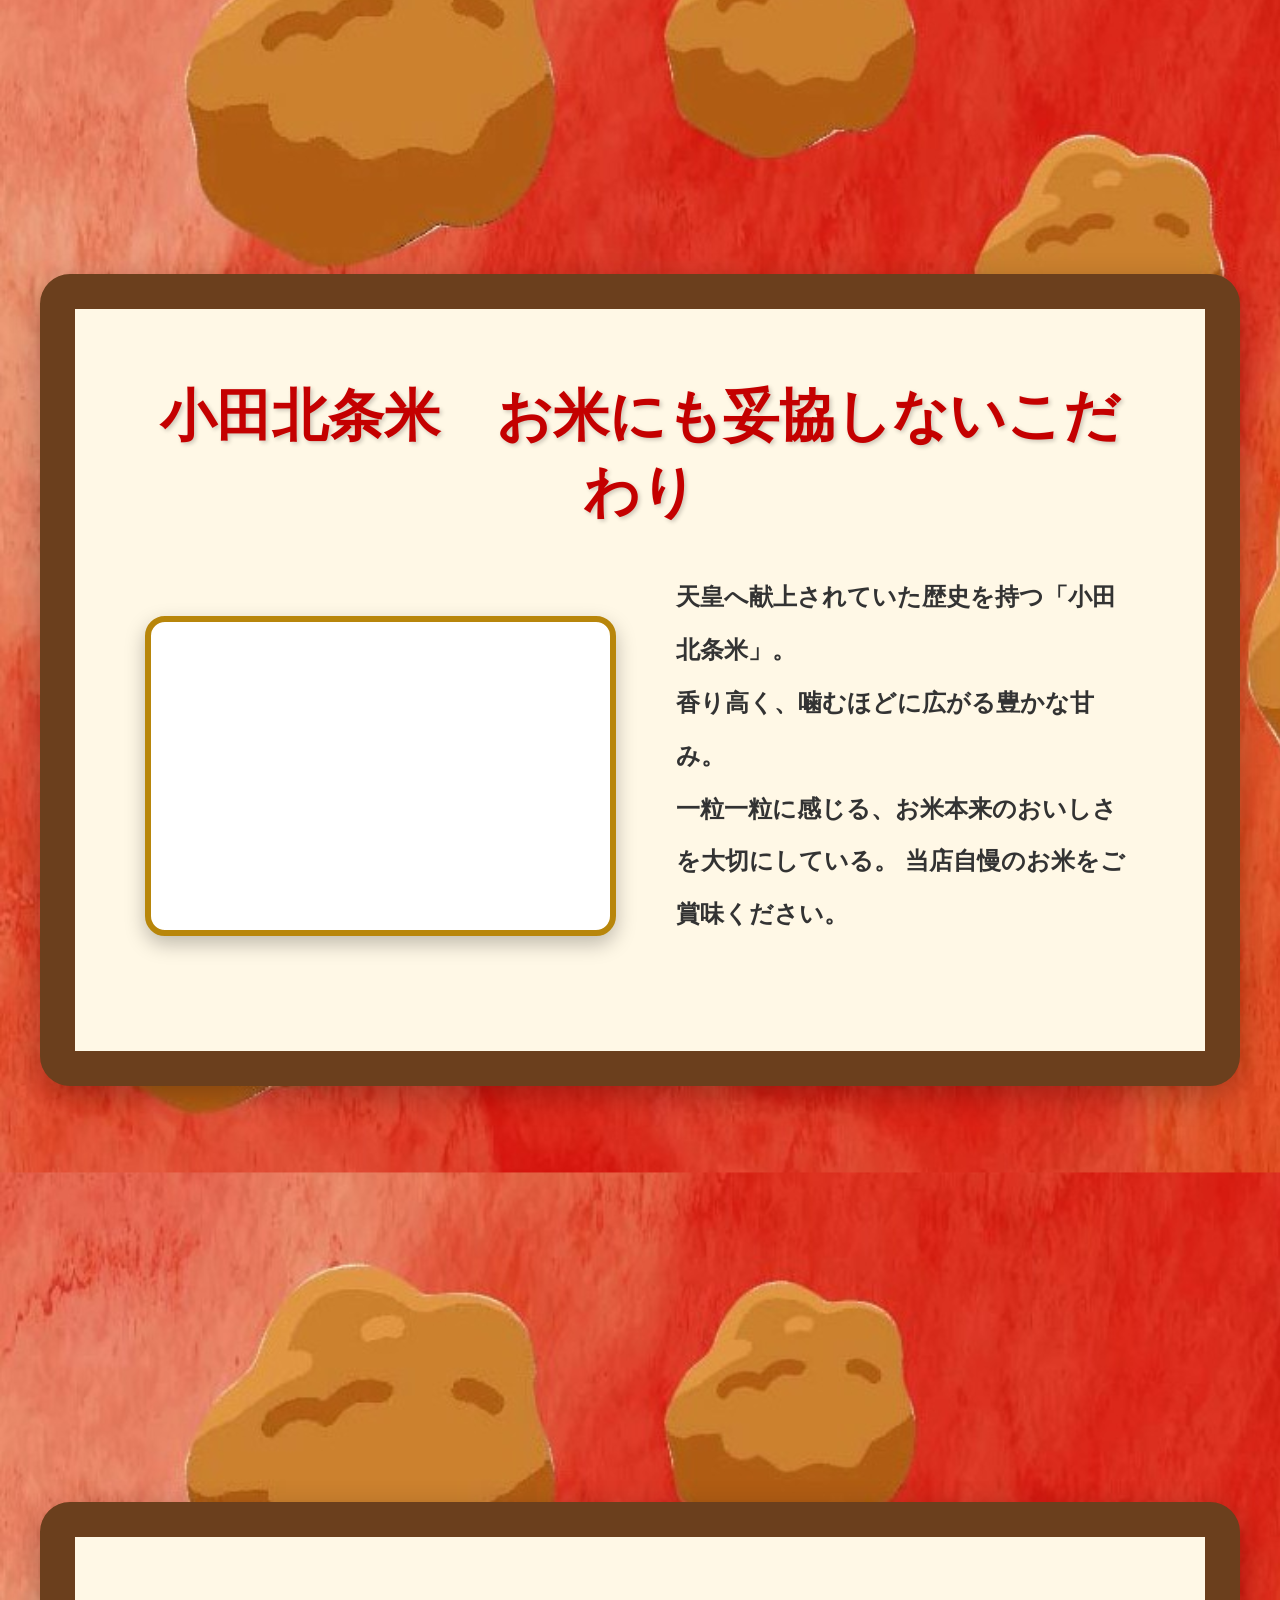
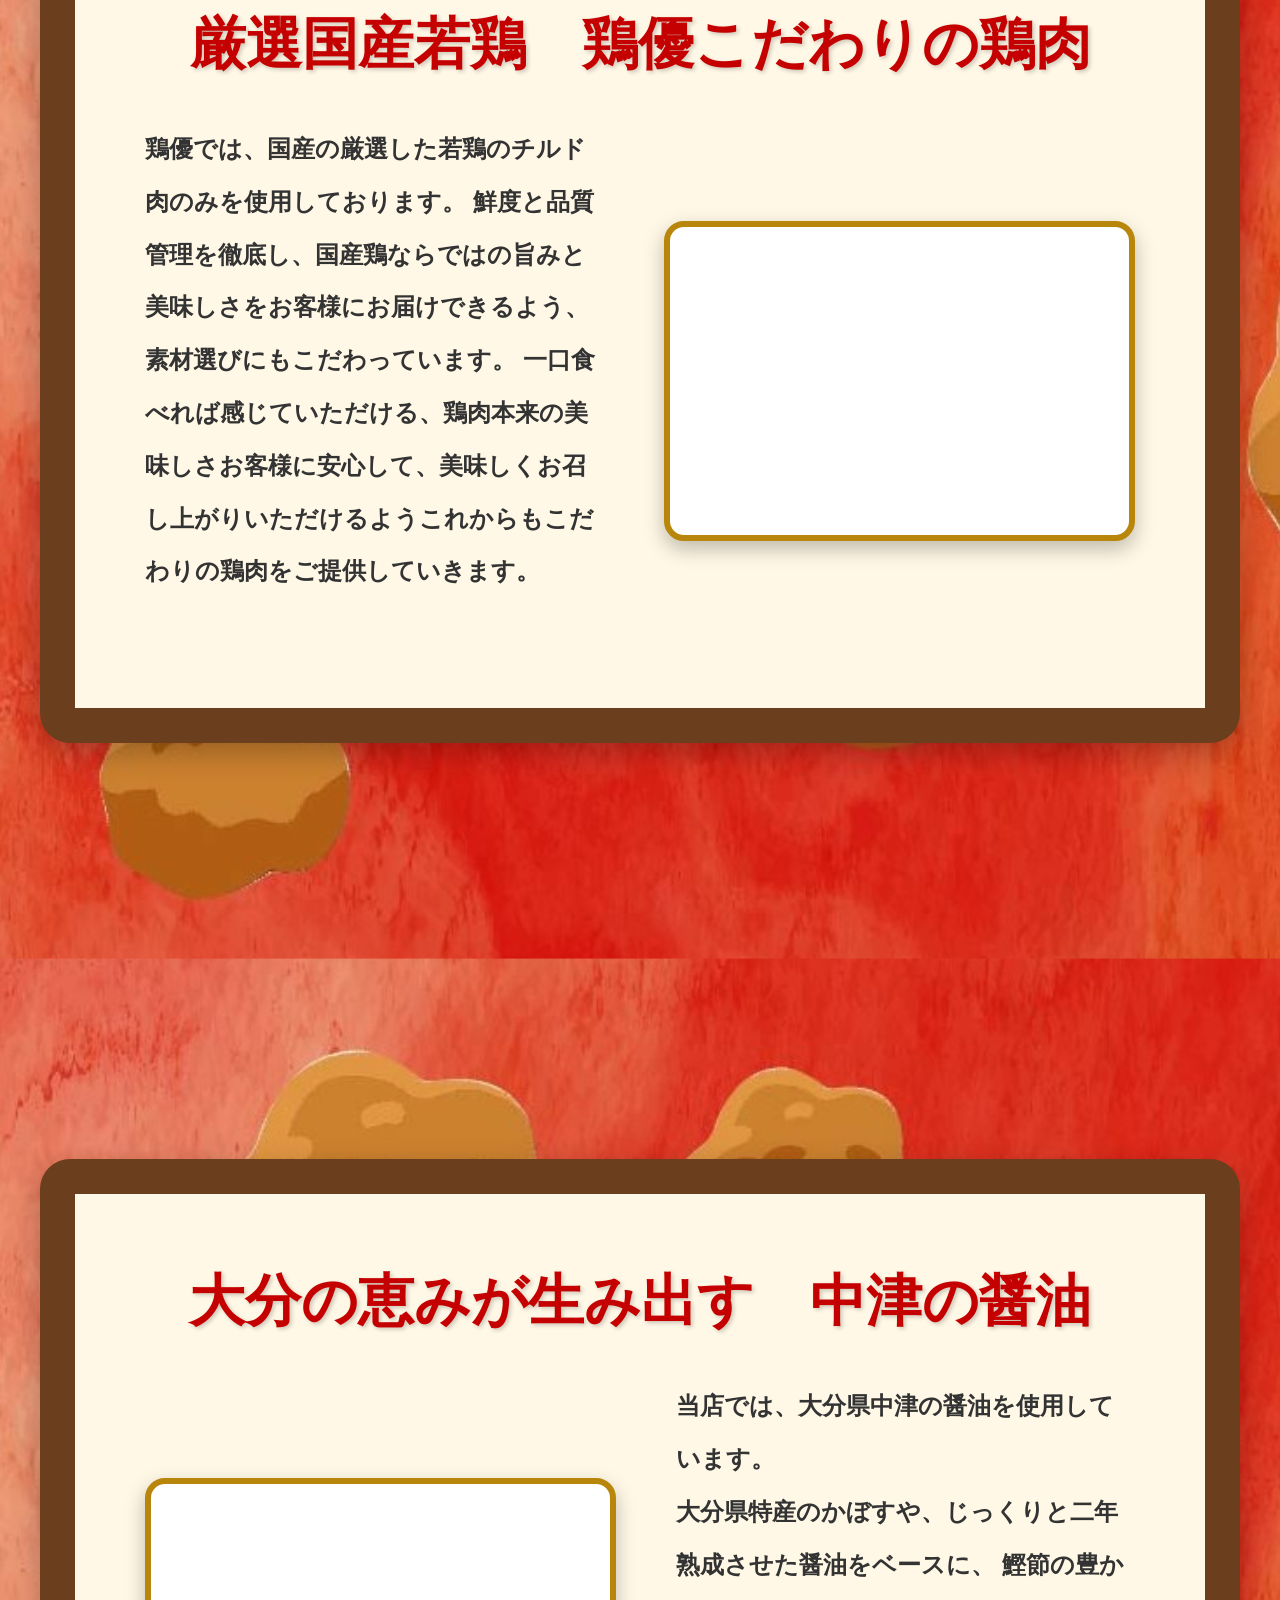
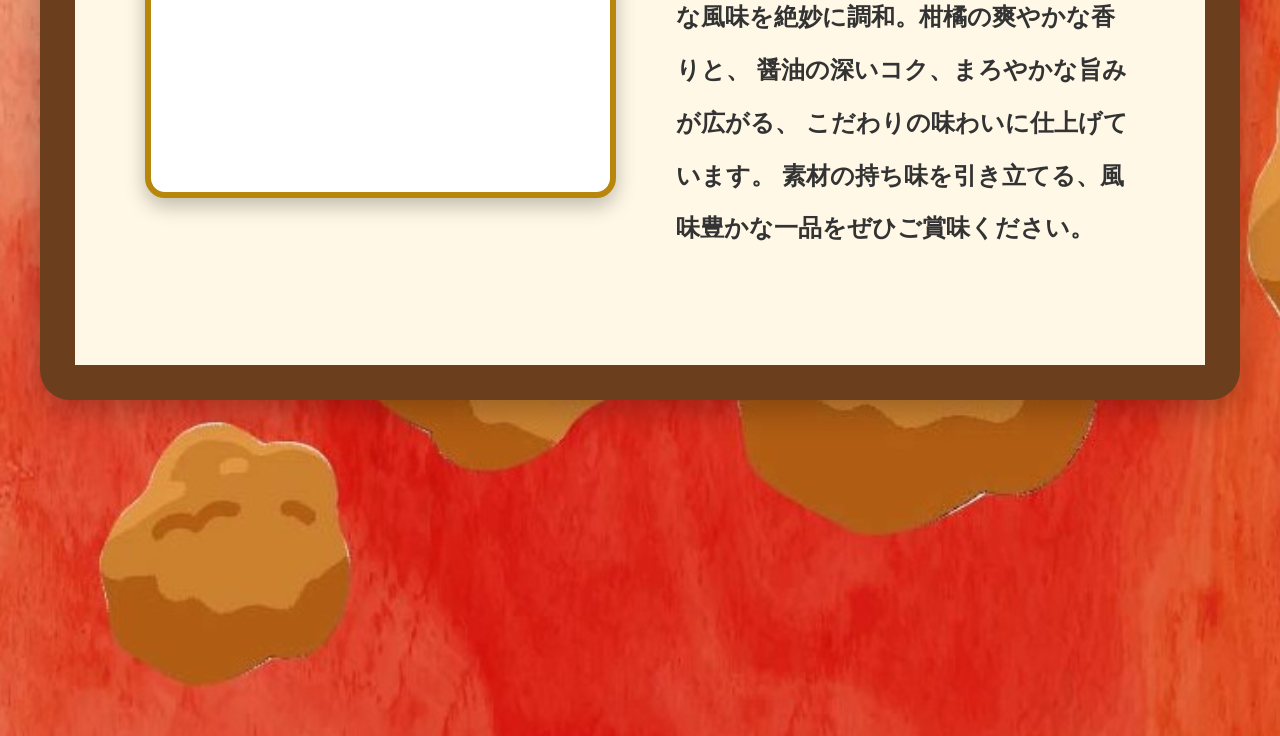
<file: 鶏優　阿見店　ホームページ/kodawari.html>
<!DOCTYPE html>
<html lang="ja">
 
<head>
    <meta charset="UTF-8">
    <meta name="viewport" content="width=device-width, initial-scale=1.0">
    <title>こだわり | 鶏優 阿見店</title>
 
   <link rel="stylesheet" href="css/style.css">
   <link rel="stylesheet" href="css/kodawari.css">
</head>
 
<body>
 
<header class="top-bar">
    <div class="logo">
        鶏優のこだわり
    </div>
 
    <ul class="top-menu">
        <li><a href="index.html">トップページへ戻る</a></li>
    </ul>
</header>
 
<section class="concept">
    <div class="wrapper">
 
        <h1>鶏優　こだわり部位</h1>
 
        <!-- 写真左・文字右の横並びブロック -->
        <div class="concept-flex">
 
            <!-- 文章（右） -->
            <div class="concept-text">
                <p>
                    せせり：プリプリ食感と濃厚な旨味。<br>
                    むね肉：脂肪が少なく、あっさりした味わい。<br>
                    手羽先：皮の旨味とジューシーさが魅力。<br>
                    はらみ：コリコリ食感と独特の旨味。<br>
                    ぼんじり：脂が多く、ジューシーで濃厚。<br>
                    ヤゲン軟骨：コリコリとした歯ごたえ。<br>
                    もも肉：ジューシーで旨味たっぷり。<br>
                    レバー：濃厚なコクと独特の風味。<br>
                    砂ズリ：コリコリした食感であっさり。<br>
                    膝なんこつ：硬めの食感と抜群の歯ごたえ。<br>
                </p>
            </div>
            <!-- 写真（左） -->
            <div class="concept-photo">
                <img src="images/bui.jpg" alt="">
            </div>
        </div>
    </div>
</section>
 
<section class="concept">
    <div class="wrapper">
 
        <h1>小田北条米　お米にも妥協しないこだわり</h1>
 
        <!-- 写真左・文字右の横並びブロック -->
        <div class="concept-flex">
 
            <!-- 写真（左） -->
            <div class="concept-photo fade-slider">
                <img src="images/kome.jpeg" alt="" class="fade-img fade1">
                <img src="images/tukubasan.jpg" alt="" class="fade-img fade2">
            </div>
 
            <!-- 文章（右） -->
            <div class="concept-text">
                <p>
                    天皇へ献上されていた歴史を持つ「小田北条米」。<br>
                    香り高く、噛むほどに広がる豊かな甘み。<br>一粒一粒に感じる、お米本来のおいしさを大切にしている。
                    当店自慢のお米をご賞味ください。
                </p>
            </div>
 
        </div>
    </div>
</section>
 
<section class="concept">
    <div class="wrapper">
 
        <h1>厳選国産若鶏　鶏優こだわりの鶏肉</h1>
 
        <!-- 写真左・文字右の横並びブロック -->
        <div class="concept-flex">
 
            <!-- 文章（右） -->
            <div class="concept-text">
                <p>
                    鶏優では、国産の厳選した若鶏のチルド肉のみを使用しております。
                    鮮度と品質管理を徹底し、国産鶏ならではの旨みと美味しさをお客様にお届けできるよう、素材選びにもこだわっています。
                    一口食べれば感じていただける、鶏肉本来の美味しさお客様に安心して、美味しくお召し上がりいただけるようこれからもこだわりの鶏肉をご提供していきます。
                </p>
            </div>
            <!-- 写真（左） -->
            <div class="concept-photo fade-slider">
                <img src="images/kokusan.jpg" alt="" class="fade-img fade1">
                <img src="images/tori.jpg" alt="" class="fade-img fade2">
 
            </div>
        </div>
    </div>
</section>
 
<section class="concept">
    <div class="wrapper">
 
        <h1>大分の恵みが生み出す　中津の醤油</h1>
 
        <div class="concept-flex">
 
            <!-- 写真（左） -->
            <div class="concept-photo fade-slider">
 
                <img src="images/nakatu.jpg" alt="" class="fade-img fade1">
 
                <img src="images/九州.jpg" alt="" class="fade-img fade2">
 
            </div>
 
            <!-- 文章（右） -->
            <div class="concept-text">
                <p>
                    当店では、大分県中津の醤油を使用しています。<br>
                    大分県特産のかぼすや、じっくりと二年熟成させた醤油をベースに、
                    鰹節の豊かな風味を絶妙に調和。柑橘の爽やかな香りと、
                    醤油の深いコク、まろやかな旨みが広がる、
                    こだわりの味わいに仕上げています。
                    素材の持ち味を引き立てる、風味豊かな一品をぜひご賞味ください。
                </p>
            </div>
 
        </div>
 
    </div>
</section>
</file>
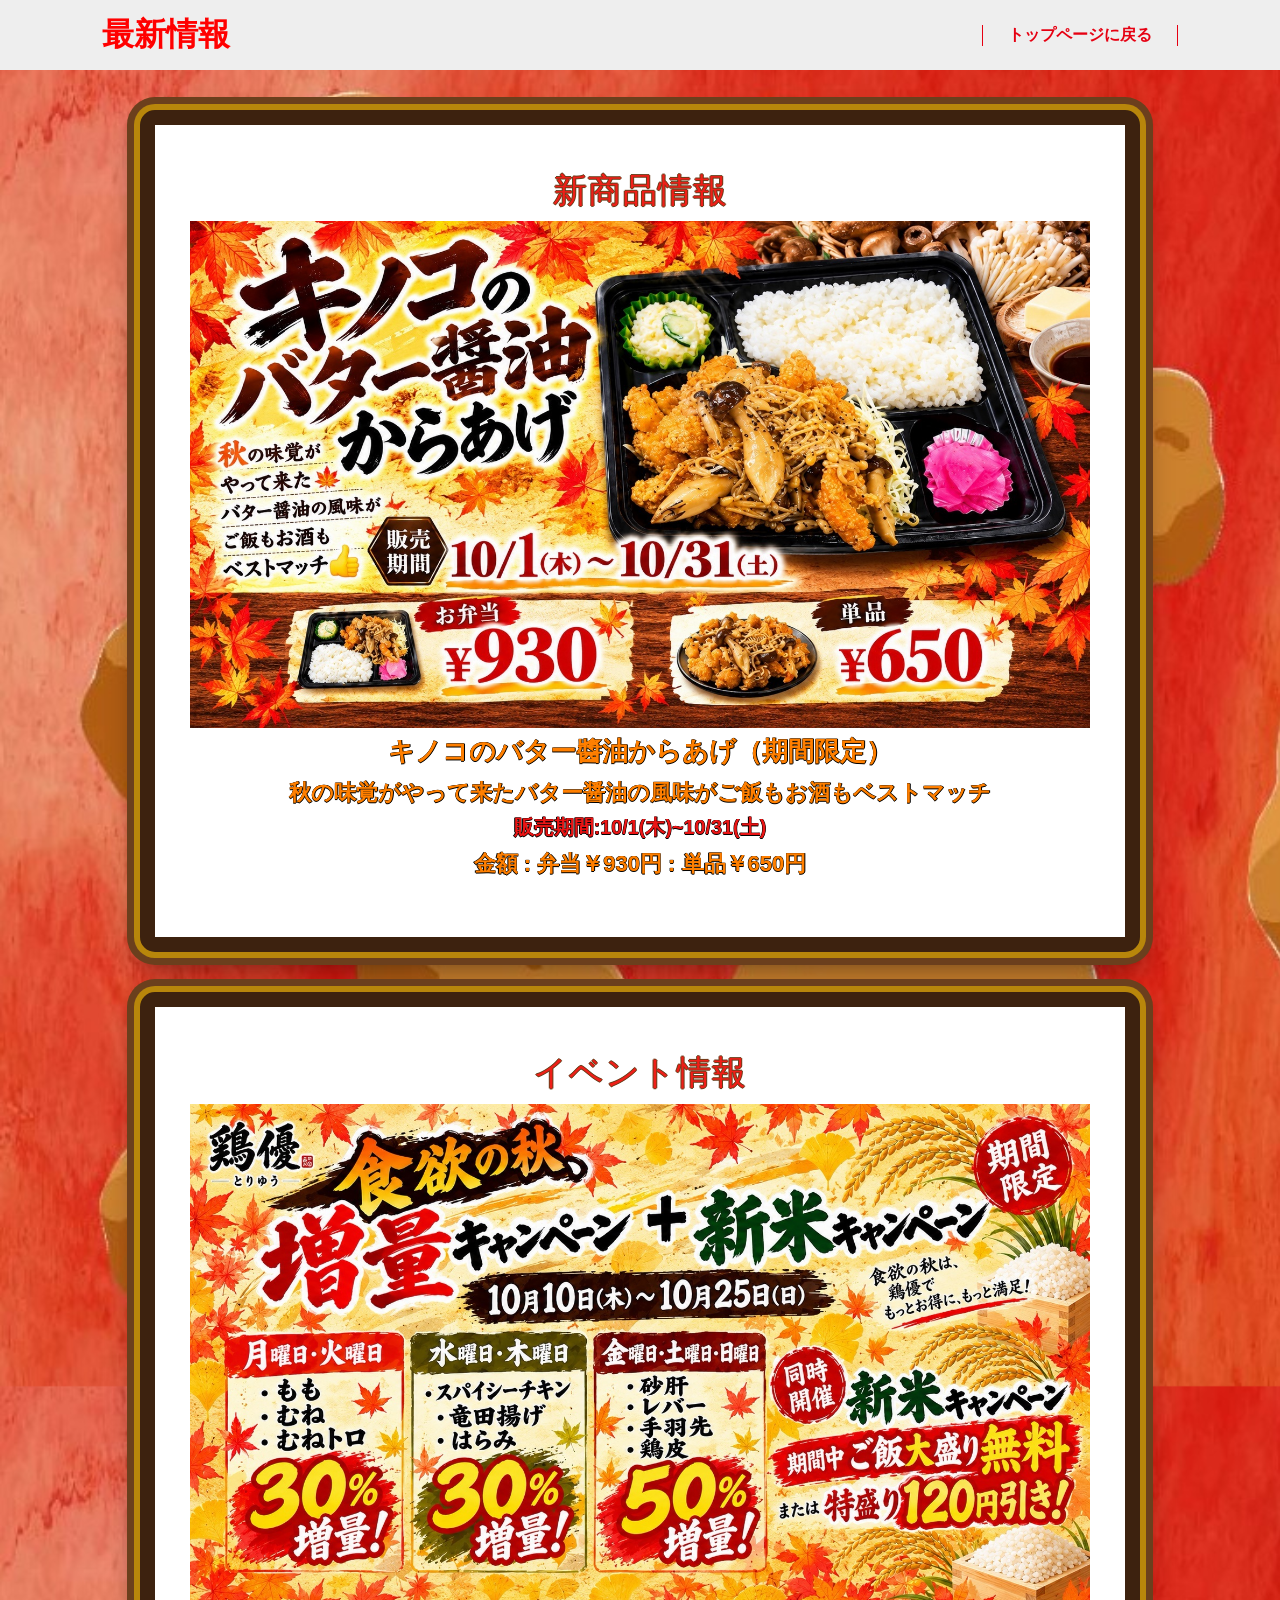
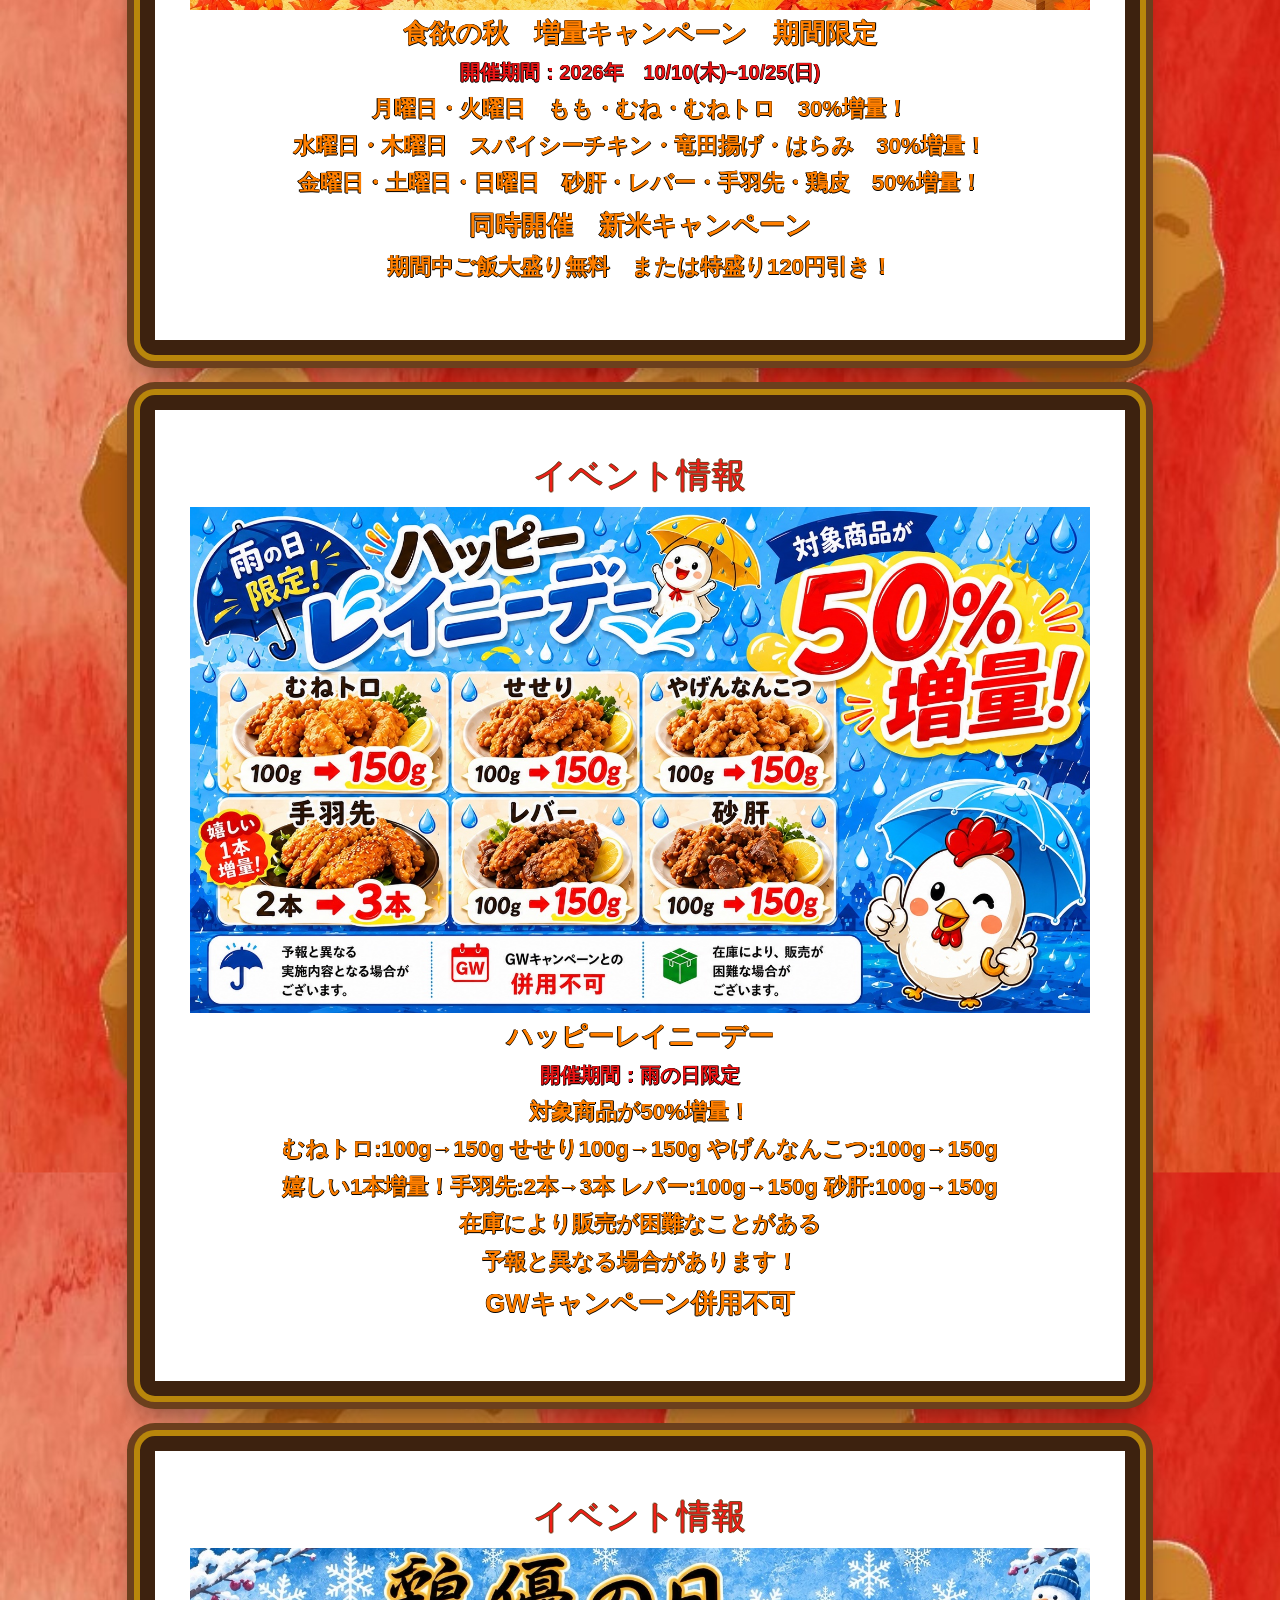
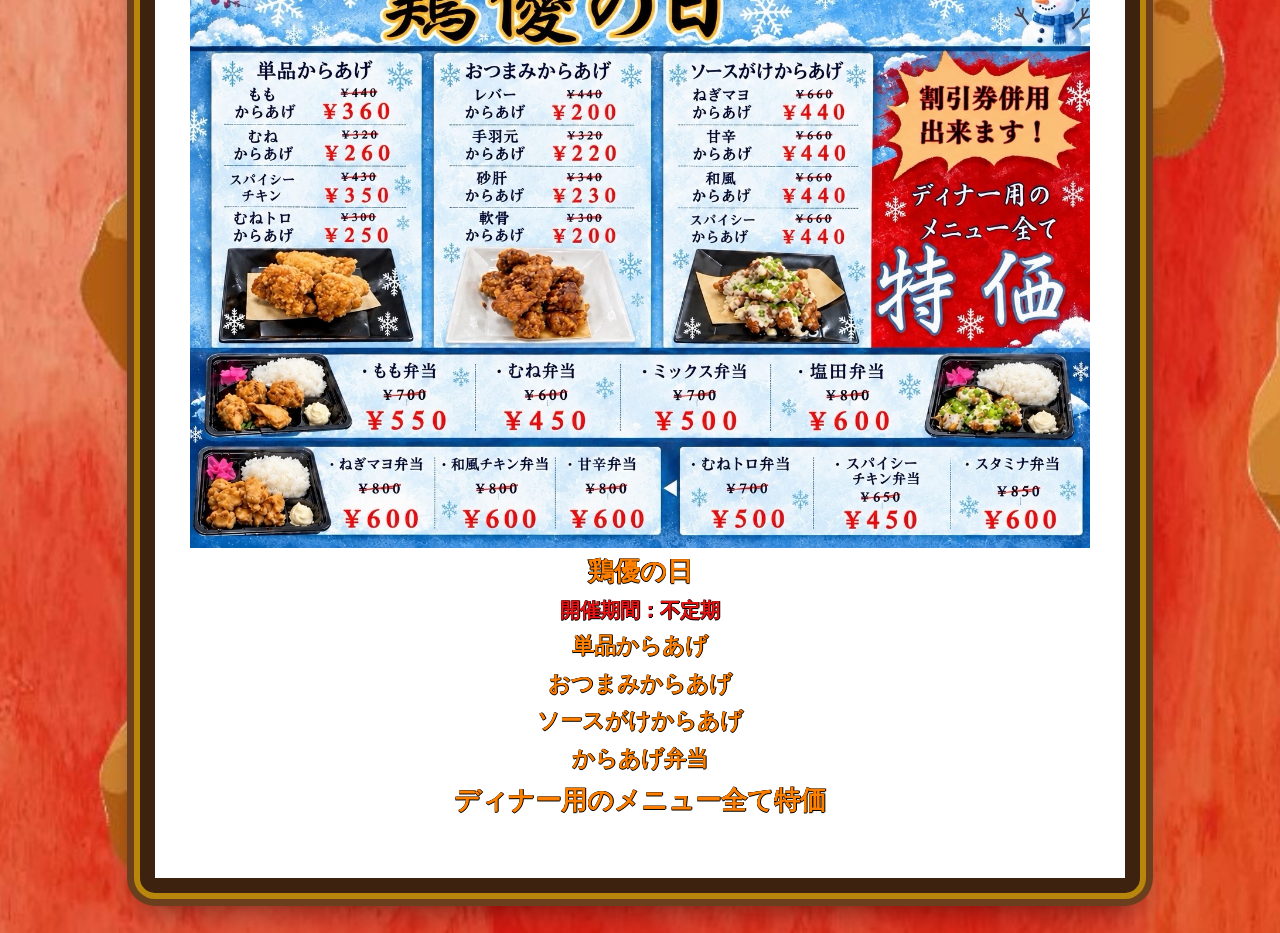
<file: 鶏優　阿見店　ホームページ/saisin.html>
<!DOCTYPE html>
<html lang="ja">
 
 
<head>
    <meta charset="UTF-8">
    <meta name="viewport" content="width=device-width, initial-scale=1.0">
    <title>最新情報 | 鶏優 阿見店</title>
 
    <link rel="stylesheet" href="css/style.css">
    <link rel="stylesheet" href="css/saisin.css">
</head>
 
<body>
 
    <header class="top-bar">
 
    <div class="logo">
        最新情報
    </div>
 
    <ul class="top-menu">
        <li><a href="index.html">トップページに戻る</a></li>
    </ul>
 
</header>
 
    <!-- 新商品情報 -->
    <section class="new-items">
        <h2>新商品情報</h2>
        <img src="images/kinoko.jpg" alt="">
        <article class="item">
            <h3>キノコのバター醬油からあげ（期間限定）</h3>
            <p>秋の味覚がやって来たバター醤油の風味がご飯もお酒もベストマッチ</p>
            <p class="date">販売期間:10/1(木)~10/31(土)</p>
            <p>金額 : 弁当￥930円 : 単品￥650円
            </p>
        </article>
       
    </section>
 
    <!-- イベント情報 -->
    <section class="events">
        <h2>イベント情報</h2>
        <img src="images/zouryou.jpg" alt="">
        <article class="event">
            <h3>食欲の秋　増量キャンペーン　期間限定</h3>
            <p class="date">開催期間：2026年　10/10(木)~10/25(日)</p>
            <p>月曜日・火曜日　もも・むね・むねトロ　30%増量！</p>
            <p>水曜日・木曜日　スパイシーチキン・竜田揚げ・はらみ　30%増量！</p>
            <p>金曜日・土曜日・日曜日　砂肝・レバー・手羽先・鶏皮　50%増量！</p>
            <h3>同時開催　新米キャンペーン</h3>
            <p>期間中ご飯大盛り無料　または特盛り120円引き！</p>
        </article>
    </section>
 
     <!-- イベント情報 -->
    <section class="events">
        <h2>イベント情報</h2>
        <img src="images/ibento.jpg" alt="">
        <article class="event">
            <h3>ハッピーレイニーデー</h3>
            <p class="date">開催期間：雨の日限定</p>
            <p>対象商品が50%増量！</p>
            <p>むねトロ:100g→150g せせり100g→150g やげんなんこつ:100g→150g</p>
            <p>嬉しい1本増量！手羽先:2本→3本 レバー:100g→150g 砂肝:100g→150g</p>
            <p>在庫により販売が困難なことがある</p>
            <p>予報と異なる場合があります！</p>
            <h3>GWキャンペーン併用不可</h3>
        </article>
    </section>
 
    <!-- イベント情報 -->
    <section class="events">
        <h2>イベント情報</h2>
        <img src="images/toriyuuday.jpg" alt="">
        <article class="event">
            <h3>鶏優の日</h3>
            <p class="date">開催期間：不定期</p>
            <p>単品からあげ</p>
            <p>おつまみからあげ</p>
            <p>ソースがけからあげ</p>
            <p>からあげ弁当</p>
            <h3>ディナー用のメニュー全て特価</h3>
        </article>
    </section>
 
</body>
</html>
</file>
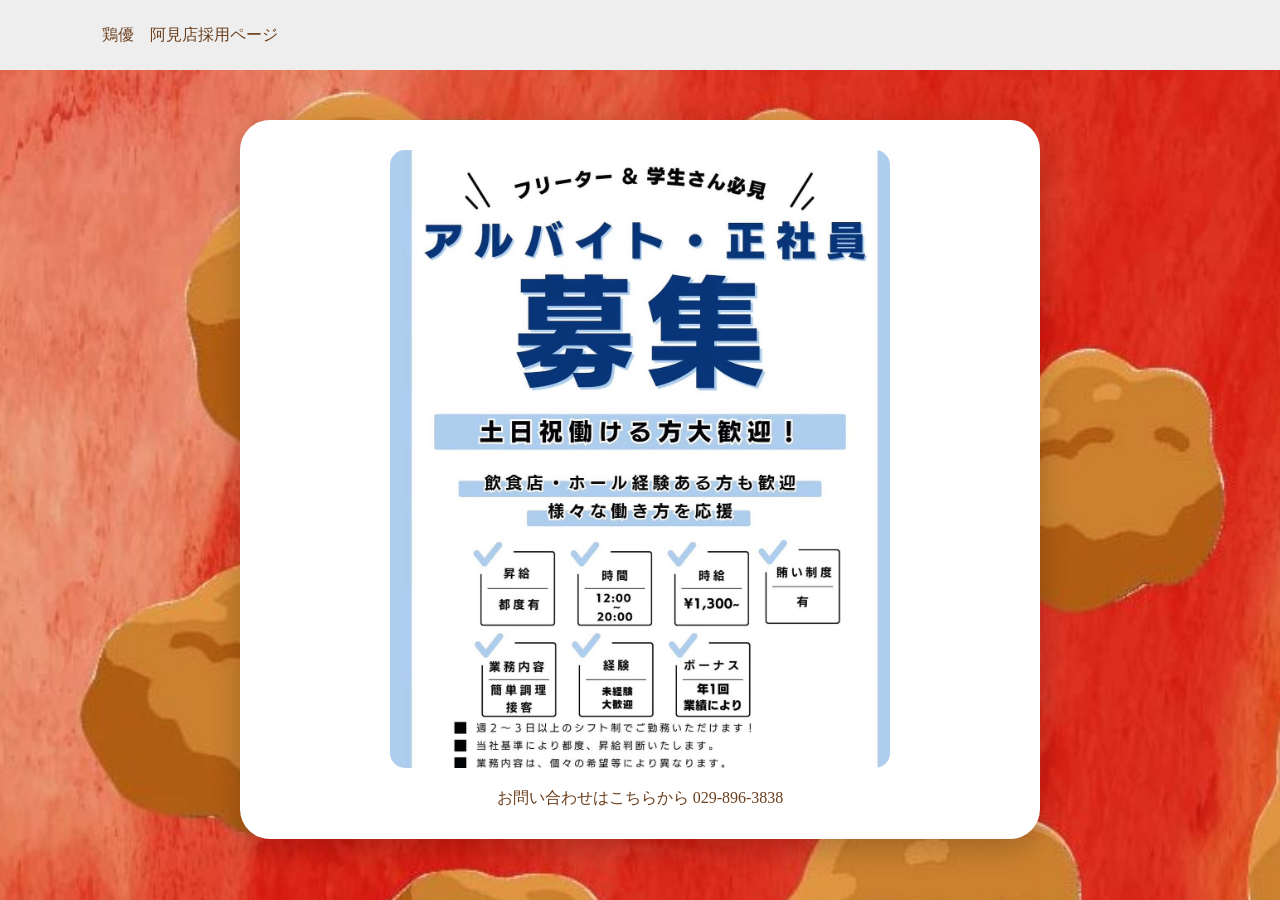
<file: 鶏優　阿見店　ホームページ/saiyou.html>
<!DOCTYPE html>
<html lang="ja">
 
<head>
    <meta charset="UTF-8">
    <meta name="viewport" content="width=device-width, initial-scale=1.0">
    <title>採用情報 | 鶏優 阿見店</title>
 
    <link rel="stylesheet" href="css/style.css">
    <link rel="stylesheet" href="css/saiyou.css">
</head>
 
<body>
 
<header class="top-bar">
    鶏優　阿見店採用ページ
</header>
<section class="menu-list">
    <div class="menu-card">
<img src="images/採用.jpg" alt="">
お問い合わせはこちらから  029-896-3838
    </div>
</section>
</body>
</file>
<file: css/style.css>
@charset 'UTF-8';

@import url('https://fonts.googleapis.com/css2?family=Yuji+Boku&family=Shippori+Mincho:wght@500;600;700&display=swap');

/*全体の色 */
:root {
    --brown: #6b3f1d;
    --light-green: #ffffff;
    --green: #ffffff;
    --primary-blue: #d6671d;
    --light-grey: #eee;
    --white: #fff;
    --oswald-font: 'Oswald', sans-serif;
}

/*からあげの背景*/
body {
    color: var(--brown);

    background-image: url('../images/haikei.jpg');
    background-repeat: repeat;

    /* サイズ調整 */
    background-size: 2000px;

    text-align: center;

    animation: bgMove 30s linear infinite;
}

@keyframes bgMove {
    from {
        background-position: 0 0;
    }

    to {
        background-position: 500px 0;
    }
}

/*全体の文字*/
p {
    line-height: 1.7;
}
img {
    max-width: 100%;
}
.title {
    font-family: var(--oswald-font);
    font-size: min(10vw, 2rem);
    margin-bottom: 2rem;
}
.btn {
    color: var(--white);
    background: var(--brown);
    border: 1px solid var(--brown);
    text-decoration: none;
    padding: 1rem;
    display: inline-block;
    margin: 2rem 0;
    transition: .4s;
}
.fadein{
    opacity: 0;
}

/*
LAYOUT
================================================ */
.wrapper {
    max-width: 38rem;
    margin: auto;
    padding: 0 1rem;
}



/*
ロード関係
================================================ */
#loading {
    background-color: var(--light-grey);
    position: fixed;
    z-index: 9999;
    inset: 0;
    display: grid;
    place-items: center;
}
#loading-screen {
    background-color: var(--light-green);
    position: fixed;
    inset: 0;
    z-index: 9998;
    translate: 0 100vh;
}
#loading p {
    font-size: 2rem;
    font-family: var(--oswald-font);
}


/* =====================================
コンセプト、メニュー、こだわりのところ
===================================== */

/*からあげの動画*/
.menu-video-section video {
    width: 80vw;          
    height: auto;
    display: block;
    margin: 0 auto;
    margin-top: 80px;

    border: 12px solid #6b3f1d;   /* ← 茶色の太枠（写真と同じ色） */
    padding: 6px;                 /* ← 額縁の内側の余白 */
    background: #fff;             /* ← 額の中の白背景 */
    border-radius: 10px;          /* ← 角丸で柔らかく */
    box-shadow: 0 10px 30px rgba(0,0,0,.35); /* ← 高級感の影 */
}


/* こだわりの枠カード */
.kodawari-cool-card {
    width: 1200px;        /* ← 横にしっかり広げる */
    max-width: 90%;       /* ← スマホで崩れないように保険 */
    margin: 60px auto;
    padding: 50px;        /* ← 横長にした分、余白も増やす */

    background: #fff8e6;
    border-radius: 25px;

    border: 10px solid #6b3f1d;
    box-shadow:
        0 0 0 6px #b8860b,
        0 0 0 12px #6b3f1d,
        0 20px 40px rgba(0,0,0,.4);

    font-family: 'M PLUS Rounded 1c', sans-serif;
    text-align: center;
}


/* タイトルを和風でかっこよく */
.kodawari-cool-card h2 {
    font-family: 'Shippori Mincho', serif;
    font-size: 3.2rem;
    color: #d6671d; /* 唐揚げの赤茶色 */
    text-align: center;
    margin-bottom: 25px;
}

/* 文章 */
.kodawari-cool-card p {
    font-size: 1.4rem;
    line-height: 2.2;
    margin-bottom: 30px;
}

/* ボタン中央寄せ */
.kodawari-cool-card .btn {
    display: block;
    width: fit-content;
    margin: 0 auto;
}


/* 文章 */
.concept p{
    font-size: 1.3rem;
    text-align: left;
    line-height: 2;
    margin-bottom: 40px;
}

/* ボタン */
.concept .btn{
    align-self: center;
}

.guide-card{

    width:1200px;
    max-width:90%;

    margin:50px auto;

    background:#fff8e6;

    border:10px solid #6b3f1d;
    border-radius:25px;

    box-shadow:
        0 0 0 6px #b8860b,
        0 0 0 12px #6b3f1d,
        0 20px 40px rgba(0,0,0,.4);

    display:flex;
    justify-content:space-around;
    align-items:center;

    padding:35px;
}

.guide-link{

    font-family:'Shippori Mincho', serif;

    font-size:2.2rem;

    font-weight:bold;

    color:#d6671d;

    text-decoration:none;

    transition:.3s;
}

.guide-link:hover{
    transform:scale(1.05);
}
.guide-text{
    margin-top:35px;
}

/*
GALLERY
================================================ */
.gallery {
    display: flex;
    flex-direction: column-reverse;
}
.gallery-image {
    width: min(100%, calc(38rem - 2rem));
    margin: auto;
    position: relative;
}
.gallery-image::after {
    display: block;
    content: '';
    width: calc(100% - 2rem);
    height: calc(100% - 2.5rem);
    z-index: 3;
    border: 3px solid var(--white);
    top: 1rem;
    left: 1rem;
    position: absolute;
}
.gallery-image img {
    aspect-ratio: 3/4;
    object-fit: cover;
    width: 100%;
}
.gallery-thumbnails {
    display: grid;
    gap: 1rem;
    grid-template-columns: repeat(5, 1fr);
    list-style: none;
    margin: 1rem 0;
}
.gallery-thumbnails img {
    aspect-ratio: 3/4;
    object-fit: cover;
    cursor: pointer;
}

/*出前館、ウーバー*/
.delivery-container{
    display:flex;
    justify-content:center;
    gap:40px;

    margin:80px auto;
}

.delivery-card{
    width:700px;


    background:#fff8e6;

    padding:40px;

    border-radius:25px;

    border:10px solid #6b3f1d;

    box-shadow:
        0 0 0 6px #b8860b,
        0 0 0 12px #6b3f1d,
        0 20px 40px rgba(0,0,0,.4);

    text-align:center;
}

.delivery-card h2{
    font-family:'Shippori Mincho', serif;

    font-size:3rem;

    color:#d6671d;

    margin-bottom:30px;
}

.delivery-card img{
    width:250px;
    display:block;
    margin:20px auto;
}

/* 注文ボタン */

.order-btn{
    display:inline-block;

    margin-top:25px;

    padding:15px 40px;

    background:#d6671d;

    color:#fff;

    text-decoration:none;

    font-family:'M PLUS Rounded 1c', sans-serif;
    font-size:1.3rem;
    font-weight:bold;

    border:4px solid #8b4513;
    border-radius:999px;

    box-shadow:
        0 6px 15px rgba(0,0,0,.25);

    transition:.3s;
}

.order-btn:hover{
    background:#b85415;

    transform:
        translateY(-4px)
        scale(1.05);

    box-shadow:
        0 12px 20px rgba(0,0,0,.3);
}



/*大口注文、配達注文*/
.info-card{
    width:1200px;
    max-width:90%;

    margin:60px auto;
    padding:50px;

    background:#fff8e6;
    border-radius:25px;

    border:10px solid #6b3f1d;

    box-shadow:
        0 0 0 6px #b8860b,
        0 0 0 12px #6b3f1d,
        0 20px 40px rgba(0,0,0,.4);

    text-align:center;
}

.info-card h2{
    font-family:'Shippori Mincho', serif;
    font-size:3.2rem;
    color:#d6671d;

    margin-bottom:30px;
}

.info-card p{
    font-size:1.4rem;
    line-height:2.2;

    max-width:900px;
    margin:20px auto;

    text-align:left;
}

.info-card .btn{
    margin-top:30px;
}

.order-phone{
    font-size:3rem;
    font-weight:bold;

    color:#fff;
    background:#d6671d;

    display:inline-block;

    padding:15px 30px;

    border-radius:15px;

    margin:30px 0;
}

.faq-section{
    width:90%;
    max-width:1400px;
    margin:100px auto;
}

.faq-title{
    display:inline-block;

    background:#2f6b43;
    color:#fff;

    padding:20px 50px;
    margin-bottom:50px;

    font-size:3rem;
    border-radius:5px;
}

.faq-item{
    margin-bottom:60px;
}

.question{
    background:#fff;

    width:70%;

    padding:25px 40px;

    border-radius:999px;

    font-size:2rem;
    font-weight:bold;

    box-shadow:0 5px 15px rgba(0,0,0,.1);
}

.answer{
    background:#f2a500;
    color:#000;

    width:70%;

    padding:25px 40px;

    border-radius:999px;

    font-size:2rem;
    font-weight:bold;

    margin-top:15px;
    margin-left:auto;
}

/* 店舗情報の部分
================================================ */
.shop {
    background: url('../images/siro.jpeg') no-repeat center top / cover;
    margin-top: 16rem;
    position: relative;   /* ← これに変える！ */
    height: 60rem;
    width: 100%;
}


/* 店舗情報の白いカード部分（横に広げる） */
.shop-content {
    background: var(--white);
    padding: 5rem;
    position: absolute;

    top: -16rem;     /* ← ここで好きな位置に調整できるようになる */
    width: 50%;      /* ← カードの横幅 */
    left: 50%;       /* ← 画面の中央に移動 */
    transform: translateX(-50%); /* ← 中央に固定 */

    max-width: none;
    text-align: center;
}


/* タイトル（店舗情報・から揚げ鶏優 阿見店）も同じフォントにする */
.shop-content .title {
    font-family: 'Shippori Mincho', sans-serif;
    font-size: 3rem;     /* ← 樹の好みで調整OK */
    color: #d6671d;      /* ← 右のカードと同じ赤茶色に統一 */
    margin-bottom: 2rem;
}

/* 店舗情報の本文を大きくする */
.shop-content p {
    font-size: 1.4rem;   /* ← 今より少し大きく（おすすめ） */
    line-height: 2.2;    /* ← 読みやすくする */
}



/* 店舗情報の写真を大きくする */
.shop-content img {

    width: 100%;

    max-width: 700px;

    margin: 30px auto;

    display: block;

    border-radius: 15px;

    box-shadow:
        0 10px 30px rgba(0,0,0,.3);
}

/* 店舗情報の見出し */
.shop h3 {
    margin: 1rem 0;
    padding-top: 2rem;
    font-weight: normal;
    border-top: 1px solid var(--light-grey);
}

/* FAQ 全体の枠 */
.faq-section {
    width: 1200px;
    max-width: 90%;
    margin: 80px auto;
    padding: 50px;

    background: #fff8e6;
    border-radius: 25px;

    border: 10px solid #6b3f1d;
    box-shadow:
        0 0 0 6px #b8860b,
        0 0 0 12px #6b3f1d,
        0 20px 40px rgba(0,0,0,.4);

    text-align: center;
}




/* タイトル（よくあるご質問） */
.faq-title {
    display: inline-block;
    background: #2f6b43;      /* 深い緑で和風 */
    color: #fff;
    padding: 20px 50px;
    margin-bottom: 50px;
    font-size: 3rem;
    border-radius: 5px;
    font-family: 'Shippori Mincho', serif; /* ← 樹の和風フォント */
}

/* Q&A 1セット */
.faq-item {
    margin-bottom: 60px;
}

/* 質問（Q.） */
.question {
    background: #fff8e6;      /* 和風の薄い金ベージュ */
    width: 70%;
    padding: 25px 40px;
    border-radius: 999px;
    font-size: 2rem;
    font-weight: bold;
    color: #6b3f1d;           /* 唐揚げの茶色 */
    box-shadow:
        0 0 0 6px #b8860b,    /* 内側の金色ライン */
        0 0 0 12px #6b3f1d,   /* 外側の茶色ライン */
        0 10px 25px rgba(0,0,0,.25);
}

/* 回答（A.） */
.answer {
    background: #f2a500;      /* こだわりのオレンジ系 */
    color: #000;
    width: 70%;
    padding: 25px 40px;
    border-radius: 999px;
    font-size: 2rem;
    font-weight: bold;
    margin-top: 15px;
    margin-left: auto;
    box-shadow:
        0 5px 15px rgba(0,0,0,.2);
}


/*
DESKTOP SIZE
================================================ */
@media(min-width: 800px){
/* COMMON */
    .title {
        margin-bottom: 3rem;
    }
    .btn:hover {
        color: var(--brown);
        background: var(--light-green);
    }

/* SLIDE MENU */
    .btn-menu:hover {
        background-color: var(--light-green);
    }
    #menu-close:hover svg {
        fill: var(--brown);
    }
    .menu-list a:hover {
        transition: .4s;
        color: var(--green);
    }

.btn-menu {
    background-color: #ffffff;   /* ← 背景色を白にする */
    border: 2px solid #6b3f1d;   /* ← 唐揚げカラーの枠 */
}

.btn-menu svg {
    fill: #6b3f1d;               /* ← アイコンの色も茶色で統一 */
}

#menu-close svg {
    fill: #6b3f1d;   /* ← 茶色でくっきり見える */
}


/* CONCEPT*/
    .concept {
        display: flex;
        align-items: center;   /* ← 画像とカードの縦位置を中央揃え */
        justify-content: center;
        gap: 40px;             /* ← 間隔も整える */
        margin: 16rem 0;
    }

    .concept img {
        width: 600px;          /* ← メニュー枠と同じ幅 */
        max-height: 400px;     /* ← メニュー枠と同じ高さに揃える */
        object-fit: cover;

        margin: 0 auto;        /* ← 上書きして中央寄せにする */
    }
/* GALLERY */
    .gallery {
        flex-direction: row;
    }
    .gallery-image {
        width: 50vw;
        margin: 0;
    }
    .gallery-image img {
        height: 100vh;
    }
    .gallery-content {
        width: 30vw;
    }
    .gallery-thumbnails {
        gap: 2vw;
        grid-template-columns: repeat(3, 1fr);
    }
    .gallery-thumbnails img:hover {
        box-shadow: 0 0 1rem rgba(0,0,0,.4);
        transition: .4s;
    }

/* SHOP */
    .shop {
        margin-top: 20rem;
        height: 50rem;
    }
}


/* 上の白い帯 */

.top-bar{
    position:static;
    top:0;
    left:0;

    width:100%;
    height:70px;

    background:#eeeeee;

    display:flex;
    justify-content:space-between;
    align-items:center;

    padding:0 8%;

    z-index:1000;
}

/* ロゴ */
.logo {
    font-family: 'Yuji Boku', serif;
    font-size: 36px;
    font-weight: 400;
    color: #9e211b;
    text-shadow: 1px 2px 2px rgba(80, 30, 10, 0.15);
}

/* メニュー */

/* メニュー */
.top-menu {
    display: flex;
    list-style: none;
    margin: 0;
    padding: 0;
    align-items: center;
}

.top-menu li {
    padding: 0 25px;
    border-left: 1px solid #b89a5a;
}

.top-menu li:last-child {
    border-right: 1px solid #b89a5a;
}

.top-menu a {
    text-decoration: none;
    color: #593719;
    font-family: 'Shippori Mincho', serif;
    font-weight: 700;
    font-size: 16px;
    letter-spacing: 2px;
    transition: .3s;
    position: relative;
    padding-bottom: 5px;
}

/* ホバー時の金色ライン */
.top-menu a::after {
    content: '';
    position: absolute;
    left: 0;
    bottom: 0;
    width: 0;
    height: 2px;
    background: #b58a3c;
    transition: .3s;
}

.top-menu a:hover {
    color: #b58a3c;
}

.top-menu a:hover::after {
    width: 100%;
}


/* =========================
   写真スライダー
========================= */

.slider {
    position: relative;
    width: 92%;          /* 画面の端に少し余白を持たせる */
    max-width: 1000px;   /* パソコンなどの大画面でも横幅1000pxまでに抑える（お好みで 900px〜1100px に調整可） */
    margin: 25px auto;   /* 上下に少し余白をつけ、左右中央に配置 */
    overflow: hidden;
    background-color: #1a1a1a;

    border: 12px solid #3d220f;
    box-shadow:
        0 0 0 4px #b8860b,
        0 0 0 8px #6b3f1d,
        0 15px 40px rgba(0,0,0,.4);
}

/* スライドの枠 */
.slides {
    position: relative;
    width: 100%;
}

/* リンク付きスライドを重ねてフェードさせる設定 */
.slide-link {
    position: absolute;
    top: 0;
    left: 0;
    width: 100%;
    display: block;
    opacity: 0;
    transition: opacity 1s ease-in-out; /* 1秒かけてふわっと切り替わる */
    pointer-events: none; /* 見えていないスライドはクリックできないようにする */
}

/* 1枚目のスライドを基準にして高さを自動決定させる */
.slide-link:first-child {
    position: relative;
}

/* 表示中のスライド */
.slide-link.active {
    opacity: 1;
    pointer-events: auto; /* 今見えている画像だけクリック可能にする */
    z-index: 1;
}

/* 中の画像は枠いっぱいに表示 */
.slide-link img {
    width: 100%;
    height: auto;
    display: block;
}

/* 左右の矢印ボタン（画像の上下中央に配置） */
.slide-btn {
    position: absolute;
    top: 45%;
    transform: translateY(-50%);
    width: 55px;
    height: 55px;
    border: 2px solid #b8860b;
    border-radius: 50%;
    background: rgba(61,34,15,.8);
    color: white;
    font-size: 40px;
    cursor: pointer;
    z-index: 10;
    transition: .3s;
    display: flex;
    align-items: center;
    justify-content: center;
    padding-bottom: 4px;
}

.slide-btn:hover {
    background: #b8860b;
}

.slide-btn.prev {
    left: 20px;
}

.slide-btn.next {
    right: 20px;
}

/* 下の丸いボタン（インジケーター） */
.slide-dots {
    position: absolute;
    bottom: 15px;
    left: 50%;
    transform: translateX(-50%);
    display: flex;
    gap: 12px;
    z-index: 10;
}

.slide-dots button {
    width: 13px;
    height: 13px;
    border: 2px solid white;
    border-radius: 50%;
    background: transparent;
    cursor: pointer;
    transition: .3s;
}

.slide-dots button.active {
    background: #d6a84b;
    border-color: #d6a84b;
}

/* スマホ表示時の調整 */
@media screen and (max-width: 768px) {
    .slider {
        border-width: 6px; /* スマホでは枠線を少し細くしてすっきりさせる */
    }

    .slide-btn {
        width: 38px;
        height: 38px;
        font-size: 28px;
    }

    .slide-btn.prev {
        left: 8px;
    }

    .slide-btn.next {
        right: 8px;
    }
}

/* スマホ画面のときだけ、下の丸（ドット）を非表示にする */
/* スマホ表示時の調整 */
@media screen and (max-width: 768px) {
    .slider {
        width: 95%;
        margin: 10px auto;
        border-width: 6px;
    }

    /* 下の丸（ドット）は非表示 */
    .slide-dots {
        display: none;
    }

    /* スマホ用のスリムで邪魔にならない矢印ボタン */
    .slide-btn {
        width: 26px;           /* 横幅をスリムにして絵を隠さない */
        height: 44px;          /* 縦は指で押しやすい高さをキープ */
        font-size: 22px;
        border-radius: 6px;    /* 丸ではなく角丸のタブ型にする */
        background: rgba(61, 34, 15, 0.85); /* お店のテーマカラー（こげ茶）でくっきり表示 */
        border: 1px solid #d6a84b;          /* 金色の細い枠線で見やすくする */
        box-shadow: 0 2px 5px rgba(0, 0, 0, 0.4);
        padding-bottom: 2px;
    }

    /* 枠の左右の端にピタッと寄せる */
    .slide-btn.prev {
        left: 0;
        border-left: none;
        border-radius: 0 6px 6px 0; /* 右側だけ角丸 */
    }

    .slide-btn.next {
        right: 0;
        border-right: none;
        border-radius: 6px 0 0 6px; /* 左側だけ角丸 */
    }
}
/* スマホ表示時の調整 */
@media screen and (max-width: 768px) {
    .slider {
        width: 95%;
        margin: 10px auto;
        border-width: 6px;
    }

    /* 下の丸（ドット）は非表示 */
    .slide-dots {
        display: none;
    }

    /* 邪魔にならない、極めてシンプルで控えめな矢印ボタン */
    .slide-btn {
        width: 30px;
        height: 30px;
        font-size: 20px;
        background: rgba(0, 0, 0, 0.3);     /* うっすら透ける薄い黒で、バナーの邪魔をしない */
        border: none;                      /* 枠線をなくしてすっきりさせる */
        border-radius: 50%;
        box-shadow: none;
        color: rgba(255, 255, 255, 0.9);   /* 文字は白で見やすく */
        padding-bottom: 2px;
    }

    /* 左右の端ギリギリに寄せて、中の文字やイラストに被らないようにする */
    .slide-btn.prev {
        left: 4px;
    }

    .slide-btn.next {
        right: 4px;
    }
}



/* 横行っちゃうのをの消したやつ!! */
html,
body{
    overflow-x: hidden;
}

/* メニュー */
.menu-card{
    width: 800px;
    margin: 50px auto;

    background: #fff;
    padding: 30px;

    border-radius: 30px;

    box-shadow: 0 10px 30px rgba(0,0,0,.2);
}

.menu-card img{
    width: 100%;
    max-width: 500px;

    display: block;
    margin: 0 auto 20px;

    border-radius: 15px;
}

.menu-card h2{
    text-align:center;
    font-size:3rem;
    color:#d6671d;
}

.menu-card p{
    margin-top:20px;
}

.price{
    text-align:right;
    font-size:5rem;
    font-weight:bold;
    color:#d6671d;
}

/* =========================
   共通
========================= */

html{
    overflow-x: hidden;
}

body{
    overflow-x: hidden;
}

img{
    max-width: 100%;
    height: auto;
    display: block;
}

video{
    max-width: 100%;
    height: auto;
}


/* 右下固定おみくじ */

.omikuji-floating {
    position: fixed;
    right: 25px;
    bottom: 25px;
    z-index: 9999;
}

.omikuji-floating-btn {
    background: #89694e;
    color: #fff;
    border: 2px solid #b99a55;
    border-radius: 30px;
    padding: 15px 23px;
    font-size: 14px;
    box-shadow: 0 4px 12px rgba(0,0,0,0.2);
    cursor: pointer;
    transition: 0.3s;
}

.omikuji-floating-btn:hover {
    background: #b18b54;
    transform: translateY(-3px);
}

/* おみくじのポップアップ */

.omikuji-popup {
    display: none;
    position: absolute;
    right: 0;
    bottom: 65px;
    width: 310px;
    background: #fffaf0;
    border: 2px solid #b99a55;
    border-radius: 16px;
    padding: 30px 20px 20px;
    text-align: center;
    box-shadow: 0 5px 25px rgba(0,0,0,0.2);
}

.omikuji-popup.active {
    display: block;
    animation: popupShow 0.3s ease;
}

.omikuji-close {
    position: absolute;
    right: 12px;
    top: 8px;
    font-size: 25px;
    color: #79563d;
    cursor: pointer;
    background: none;
    border: none;
}

.omikuji-popup h2 {
    color: #79563d;
    font-family: 'Shippori Mincho', serif;
    font-size: 22px;
    margin-bottom: 10px;
}

.omikuji-subtitle {
    color: #ad8950;
    font-family: 'Oswald', sans-serif;
    letter-spacing: 2px;
    font-size: 12px;
}

.omikuji-description {
    font-size: 13px;
    color: #806b58;
}

.omikuji-decoration {
    color: #c5a45e;
    margin: 15px 0;
}

.omikuji-result {
    min-height: 90px;
    display: flex;
    flex-direction: column;
    justify-content: center;
    align-items: center;
    color: #79563d;
}

.omikuji-result .result-name {
    font-size: 35px;
    color: #b18442;
    font-family: 'Shippori Mincho', serif;
    font-weight: bold;
}

.omikuji-result .result-message {
    font-size: 13px;
    color: #806b58;
}

.omikuji-button {
    background: #89694e;
    color: white;
    border: 1px solid #b99a55;
    border-radius: 30px;
    padding: 12px 25px;
    margin-top: 10px;
    cursor: pointer;
}

.omikuji-button:disabled {
    background: #b5a797;
    cursor: not-allowed;
}

.omikuji-note {
    color: #a28e7a;
    font-size: 11px;
    margin-top: 12px;
}

@keyframes popupShow {
    from {
        opacity: 0;
        transform: translateY(10px);
    }
    to {
        opacity: 1;
        transform: translateY(0);
    }
}

/* スマホ対応 */

@media (max-width: 600px) {
    .omikuji-floating {
        right: 12px;
        bottom: 15px;
    }

    .omikuji-popup {
        width: min(310px, calc(100vw - 24px));
    }
}


/* =========================
   レスポンシブデザイン
========================= */

@media screen and (max-width:768px){

    

    /* ヘッダー */
    .top-menu{
        display:none;
    }

    .top-bar{
        height:auto;
        min-height:70px;
        padding:12px;
        justify-content:center;
    }

    .logo{
        font-size:1.1rem;
        line-height:1.3;
        padding-right:55px;
    }

    /* スライダー */

    .slide-track img{
        height:180px;
    }

    /* 動画 */

    .menu-video-section video{
        width:95%;
        margin-top:20px;
    }

    /* 共通カード */

    .kodawari-cool-card,
    .delivery-card,
    .info-card,
    .faq-section,
    .shop-content{
        width:95%;
        padding:20px;
        margin:25px auto;
    }

    /* こだわり */

    .kodawari-cool-card h2{
        font-size:1.8rem;
    }

    .kodawari-cool-card p{
        font-size:0.95rem;
        line-height:1.7;
    }

    /* 出前館・Uber */

    .delivery-container{
        flex-direction:column;
        gap:20px;
    }

    .delivery-card h2{
        font-size:1.8rem;
    }

    .delivery-card img{
        width:130px;
    }

    .order-btn{
        width:100%;
        max-width:220px;
        font-size:0.95rem;
    }

    /* 大口注文 */

    .info-card h2{
        font-size:1.8rem;
    }

    .info-card p{
        font-size:0.95rem;
        line-height:1.7;
        text-align:left;
        margin:12px 0;
    }

    .order-phone{
        font-size:1.2rem;
        width:100%;
        max-width:260px;
        padding:12px;
    }

    /* FAQ */

    .faq-title{
        font-size:1.5rem;
        padding:12px 20px;
    }

    .question,
    .answer{
        width:100%;
        padding:15px;
        font-size:0.9rem;
        line-height:1.6;
        border-radius:20px;
    }

    /* 店舗情報 */

    .shop{
        height:auto;
        margin-top:30px;
        padding-bottom:40px;
    }

    .shop-content{
        position:static;
        transform:none;
    }

    .shop-content .title{
        font-size:1.8rem;
    }

    .shop-content p{
        font-size:0.95rem;
        line-height:1.7;
        text-align:left;
    }

    .shop-content img{
        width:100%;
        max-width:100%;
    }
}

.btn-menu {
    position: fixed;
    right: 1rem;
    top: 1rem;

    z-index: 4;

    padding: .5rem 1rem;

    border: 2px solid #6b3f1d;

    border-radius: 50%;

    height: 4rem;
    width: 4rem;

    background-color: #ffffff; /* 追加 */

    transition: .4s;
}

/* ナビゲーション全体 */
.main-navigation {
    position: relative;
    z-index: 1000;
}

/* メニューボタン */
.btn-menu {
    position: fixed;
    top: 25px;
    right: 25px;
    width: 65px;
    height: 65px;
    border: 2px solid #6b3f1d;
    border-radius: 50%;
    background: #fff;
    cursor: pointer;
    z-index: 1002;

    display: flex;
    flex-direction: column;
    justify-content: center;
    align-items: center;
    gap: 6px;
}

.btn-menu span {
    display: block;
    width: 25px;
    height: 2px;
    background: #6b3f1d;
    transition: 0.3s;
}

.btn-menu:hover span {
    width: 30px;
}

/* 背景 */
#menu-backdrop {
    position: fixed;
    inset: 0;
    background: rgba(0, 0, 0, 0.45);
    opacity: 0;
    visibility: hidden;
    transition: opacity 0.4s, visibility 0.4s;
    z-index: 1000;
}
#menu-backdrop.is-open {
    opacity: 1;
    visibility: visible;
}

/* メニューパネル */
#menu-panel {
    position: fixed;
    top: 0;
    right: 0;
    width: 380px;
    max-width: 88vw;
    height: 100vh;
    height: 100dvh;
    padding: 70px 35px 30px;
    box-sizing: border-box;

    background: #fffaf1;
    border-left: 4px solid #6b3f1d;

    overflow-y: auto;
    z-index: 1001;

    transform: translateX(100%);
    transition: transform 0.5s ease;
    visibility: hidden;
}

#menu-panel.is-open {
    transform: translateX(0);
    visibility: visible;
}

/* 閉じるボタン */
.menu-close {
    position: absolute;
    top: 20px;
    right: 25px;
    border: none;
    background: transparent;
    color: #6b3f1d;
    font-size: 38px;
    cursor: pointer;
}

/* メニューヘッダー */
.menu-header {
    text-align: center;
    color: #6b3f1d;
    margin-bottom: 25px;
}

.menu-header p {
    font-family: sans-serif;
    font-size: 12px;
    letter-spacing: 4px;
    margin-bottom: 8px;
}

.menu-header h2 {
    font-size: 28px;
    margin: 0 0 8px;
}

.menu-header span {
    font-size: 10px;
    letter-spacing: 3px;
}

/* 区切り線 */
.menu-divider {
    width: 100%;
    height: 1px;
    background: #d8c5a9;
    margin: 22px 0;
}

/* メニューリスト */
.menu-list {
    list-style: none;
    padding: 0;
    margin: 0;
}

.menu-list li {
    margin-bottom: 10px;
}

.menu-list a {
    display: flex;
    align-items: center;
    gap: 15px;
    padding: 15px 12px;
    color: #6b3f1d;
    text-decoration: none;
    background: #fff;
    border: 1px solid #eadbc6;
    transition: 0.3s;
}

.menu-list a:hover {
    background: #6b3f1d;
    color: #fff;
    transform: translateX(5px);
}

.menu-number {
    font-size: 13px;
    font-weight: bold;
    opacity: 0.7;
}

.menu-text {
    display: flex;
    flex-direction: column;
    flex: 1;
    gap: 4px;
}

.menu-text strong {
    font-size: 16px;
}

.menu-text small {
    font-size: 10px;
    letter-spacing: 2px;
}

.menu-arrow {
    font-size: 25px;
}

/* SNS・お問い合わせ */
.menu-contact {
    text-align: center;
    color: #6b3f1d;
}

.menu-contact > p:first-child {
    font-size: 11px;
    letter-spacing: 3px;
}

.sns-nav {
    display: flex;
    justify-content: center;
    gap: 20px;
    margin: 15px 0 25px;
}

.sns-nav img {
    width: 35px;
    height: 35px;
    object-fit: contain;
}

.menu-phone {
    font-size: 13px;
    line-height: 1.8;
}

.menu-phone a {
    color: #6b3f1d;
    font-size: 22px;
    font-weight: bold;
    text-decoration: none;
}

/* スマートフォン */
@media screen and (max-width: 600px) {
    .btn-menu {
        top: 15px;
        right: 15px;
        width: 55px;
        height: 55px;
    }

    #menu-panel {
        width: 340px;
        max-width: 90vw;
        padding: 65px 25px 25px;
    }

    .menu-header h2 {
        font-size: 24px;
    }
}

/* =========================
   フッターのデザイン（修正版）
========================= */
.site-footer {
    background-color: #3d220f;          /* お店のテーマカラー（こげ茶） */
    color: #ffffff;
    padding: 40px 20px 20px;
    margin-top: 100px;                  /* 上のコンテンツとの隙間を広げて重なりを防ぐ */
    clear: both;                        /* 回り込みを解除して下にしっかり配置する */
    border-top: 4px solid #b8860b;      /* 金色のライン */
    box-shadow: inset 0 4px 10px rgba(0, 0, 0, 0.3);
    position: relative;
    z-index: 5;                         /* ほかの要素の下に埋もれないようにする */
}

.footer-content {
    max-width: 1000px;
    margin: 0 auto;
    display: flex;
    flex-wrap: wrap;
    justify-content: space-between;
    align-items: center;
    gap: 20px;
    padding-bottom: 25px;
    border-bottom: 1px solid rgba(255, 255, 255, 0.15);
}

.footer-shop-name {
    font-size: 1.3rem;
    font-weight: bold;
    color: #d6a84b;                     /* 店名は金色 */
    margin-bottom: 6px;
    letter-spacing: 1px;
}

.footer-address {
    font-size: 0.9rem;
    color: #e0e0e0;
}

/* フッターのリンク集リスト */
.footer-links {
    list-style: none;
    padding: 0;
    margin: 0;
    display: flex;
    flex-wrap: wrap;
    gap: 20px;
}

.footer-links li a {
    color: #ffffff;
    text-decoration: none;
    font-size: 0.95rem;
    transition: color 0.3s;
}

.footer-links li a:hover {
    color: #d6a84b;
    text-decoration: underline;
}

/* コピーライト部分 */
.copyright {
    text-align: center;
    font-size: 0.8rem;
    color: #b0b0b0;
    margin-top: 20px;
}

/* スマホ表示のときの調整 */
@media screen and (max-width: 768px) {
    .site-footer {
        margin-top: 60px;
    }

    .footer-content {
        flex-direction: column;
        text-align: center;
        gap: 15px;
    }

    .footer-links {
        justify-content: center;
        gap: 15px;
    }
}
</file>
<file: css/kodawari.css>
/* =========================
   こだわりページ
========================= */
 
*{
    margin:0;
    padding:0;
    box-sizing:border-box;
}
 
/* ヘッダー位置調整 */
.top-menu{
    transform:translateX(-150px);
}
 
/* 外枠 */
.wrapper{
    max-width:1200px;
    margin:80px auto;
    padding:70px;
    background:#fff8e6;
    border:35px solid #6b3f1d;
    border-radius:30px;
    box-shadow:
        inset 0 0 0 5px #fff8e6,
        0 10px 30px rgba(0,0,0,.25);
}
 
/* レイアウト */
.concept-flex{
    display:flex;
    align-items:center;
    justify-content:space-between;
    gap:60px;
}
 
/* 左右均等 */
.concept-photo,
.concept-text{
    flex:1;
}
 
/* 写真エリア */
.concept-photo{
    display:flex;
    justify-content:center;
    align-items:center;
}
 
/* タイトル */
.wrapper h1{
    font-family:
        "Yuji Syuku",
        "HGP行書体",
        "HG行書体",
        "游明朝",
        serif;
    color:#c40000;
    font-size:56px;
    font-weight:700;
    text-align:center;
    margin-bottom:40px;
    text-shadow:2px 2px 4px rgba(0,0,0,.2);
}
 
/* 本文 */
.concept-text p{
    font-family:"M PLUS Rounded 1c",sans-serif;
    font-size:24px;
    font-weight:700;
    line-height:2.2;
    color:#333;
}
 
/* 通常画像 */
.concept-photo img{
    width:100%;
    max-width:500px;
    height:320px;
    display:block;
    object-fit:cover;
    object-position:center;
    background:#fff;
    border:6px solid #b8860b;
    border-radius:20px;
    box-shadow:0 8px 20px rgba(0,0,0,.25);
}
 
/* =========================
   フェードスライダー
========================= */
 
.fade-slider{
    position:relative;
    width:100%;
    max-width:500px;
    height:320px;
    overflow:hidden;
    background:#fff;
    border:6px solid #b8860b;
    border-radius:20px;
    box-shadow:0 8px 20px rgba(0,0,0,.25);
}
 
.fade-slider .fade-img{
    position:absolute;
    top:0;
    left:0;
    width:100%;
    height:100%;
    object-fit:cover;
    object-position:center;
    opacity:0;
}
 
.fade1{
    animation:fade1 8s infinite;
}
 
.fade2{
    animation:fade2 8s infinite;
}
 
@keyframes fade1{
    0%,45%{
        opacity:1;
    }
 
    55%,100%{
        opacity:0;
    }
}
 
@keyframes fade2{
    0%,45%{
        opacity:0;
    }
 
    55%,100%{
        opacity:1;
    }
}
 
/* =========================
   スマホ対応
========================= */
 
@media screen and (max-width:768px){
 
    .top-menu{
        transform:none;
    }
 
    .wrapper{
        margin:20px 10px;
        padding:20px;
        border-width:10px;
        border-radius:20px;
    }
 
    .wrapper h1{
        font-size:22px;
        margin-bottom:15px;
        line-height:1.4;
    }
 
    /* 写真 → 文字 */
    .concept-flex{
        display:flex;
        flex-direction:column;
        gap:15px;
    }
 
    .concept-photo{
        order:1;
        width:100%;
        flex:none;
    }
 
    .concept-text{
        order:2;
        width:100%;
        flex:none;
    }
 
    .concept-text p{
        font-size:14px;
        line-height:1.8;
    }
 
    .fade-slider,
    .concept-photo img{
        width:100%;
        max-width:100%;
        height:260px;
    }
}
 
/* =========================
   極小スマホ
========================= */
 
@media screen and (max-width:480px){
 
    .wrapper{
        padding:15px;
    }
 
    .wrapper h1{
        font-size:20px;
        line-height:1.4;
    }
 
    .concept-text p{
        font-size:12px;
        line-height:1.7;
    }
 
    .fade-slider,
    .concept-photo img{
        height:220px;
    }
}

/* =========================
   ヘッダーのトップページリンク
========================= */

.top-bar .top-menu{
    display:flex;
    align-items:center;
    justify-content:center;
    margin-left:auto;
    padding:0;
    list-style:none;
}

.top-bar .top-menu li a{
    display:inline-block;
    padding:5px 35px;

    color:#3d220f;
    background:transparent;

    border:none;
    border-left:1px solid #b8860b;
    border-right:1px solid #b8860b;
    border-radius:0;

    font-family:"Shippori Mincho",serif;
    font-size:1rem;
    font-weight:bold;
    letter-spacing:0.08em;
    text-decoration:none;
    white-space:nowrap;

    transition:0.3s;
}

.top-bar .top-menu li a:hover{
    color:#d6671d;
    background:transparent;
}

/* =========================
   スマホ対応
========================= */

@media screen and (max-width:768px){

    .top-bar{
        height:auto;
        padding:15px;

        display:flex;
        flex-direction:column;
        align-items:center;

        gap:10px;
    }

    .top-bar .top-menu{
        display:flex !important;
        justify-content:center;
        width:100%;
        margin:0 auto;
        transform:none;
    }

    .top-bar .top-menu li{
        border:none !important;
        padding:0;
    }

    .top-bar .top-menu li a{
        display:inline-block;
        padding:5px 10px;

        color:#3d220f !important;
        background:transparent !important;

        border:none;
        border-left:1px solid #b8860b;
        border-right:1px solid #b8860b;
        border-radius:0;

        font-family:"Shippori Mincho",serif;
        font-size:0.75rem;
        font-weight:bold;

        text-decoration:none;
        box-shadow:none;
    }

    .top-bar .top-menu li a:hover{
        color:#d6671d !important;
        background:transparent !important;
    }
}
</file>
<file: css/line.css>
@charset "UTF-8";

*{
    margin: 0;
    padding: 0;
    box-sizing: border-box;
}

.line-guide-page {
    width: 100%;
    max-width: 1100px;
    margin: 0 auto;
    padding: 45px 20px 80px;
}

/* ==============================
   タイトル・案内文
============================== */

.line-page-intro {
    width: 90%;
    max-width: 800px;
    margin: 0 auto 40px;
    padding: 30px 25px;
    box-sizing: border-box;

    /* 背景を透けさせない */
    background: #fff8e6;
    border: 5px solid #6b3f1d;
    border-radius: 18px;
    box-shadow:
        0 0 0 4px #b8860b,
        0 8px 20px rgba(0, 0, 0, 0.3);

    text-align: center;
}

.line-intro-label {
    margin: 0 0 12px;
    color: #8b4513;
    font-size: 1.1rem;
    font-weight: bold;
    letter-spacing: 0.15em;
}

.line-page-intro .line-page-heading {
    display: inline-block;
    margin: 0;
    padding: 0 0 15px;
    color: #4a2813;
    font-family: "Shippori Mincho", serif;
    font-size: clamp(2rem, 5vw, 3rem);
    border-bottom: 3px solid #b8860b;
}

.line-intro-description {
    margin: 15px 0 0;
    color: #6b3f1d;
    font-size: 1.15rem;
    font-weight: bold;
    line-height: 1.8;
}

/* ==============================
   全体の外枠
============================== */

.line-guide-container {
    width: 100%;
    padding: 35px;
    background: #fff8e6;
    border: 9px solid #3d220f;
    border-radius: 22px;
    outline: 4px solid #b8860b;
    box-shadow: 0 15px 35px rgba(0, 0, 0, 0.25);
    box-sizing: border-box;
}

/* ==============================
   STEPカード
============================== */

.line-step {
    width: 100%;
    margin: 0 auto 30px;
    padding: 28px;
    background: #fff;
    border: 3px solid #d7b890;
    border-radius: 16px;
    box-shadow: 0 5px 15px rgba(0, 0, 0, 0.10);
    text-align: center;
    box-sizing: border-box;
}

.line-step:last-of-type {
    margin-bottom: 0;
}

/* STEP見出し */

.line-step-title {
    display: flex;
    justify-content: center;
    align-items: center;
    flex-wrap: wrap;
    gap: 18px;
    margin-bottom: 18px;
}

.line-step-title span {
    flex-shrink: 0;
    padding: 10px 18px;
    color: #fff8e6;
    background: #6b3f1d;
    border: 2px solid #b8860b;
    border-radius: 8px;
    font-weight: bold;
    letter-spacing: 0.05em;
}

.line-step-title h2 {
    margin: 0;
    color: #6b3f1d;
    font-family: "Shippori Mincho", serif;
    font-size: 1.45rem;
}

/* STEP説明文 */

.line-step > p {
    margin: 0 0 22px;
    color: #60452e;
    font-size: 1.05rem;
    font-weight: bold;
    line-height: 1.9;
}

/* STEP画像 */

.line-step-image {
    display: block;
    width: 100%;
    max-width: 420px;
    height: auto;
    margin: 0 auto;
    padding: 6px;
    background: #fff;
    border: 3px solid #b8860b;
    border-radius: 12px;
    box-shadow: 0 7px 18px rgba(0, 0, 0, 0.15);
    object-fit: contain;
}

/* ==============================
   割引券エリア
============================== */

.line-coupon {
    margin-top: 45px;
    padding: 35px;
    background: #fff;
    border: 5px double #b8860b;
    border-radius: 18px;
    box-shadow: 0 5px 18px rgba(0, 0, 0, 0.12);
    text-align: center;
}

.line-coupon-label {
    margin: 0;
    color: #d6671d;
    font-size: 0.9rem;
    font-weight: bold;
    letter-spacing: 0.2em;
}

.line-coupon h2 {
    margin: 10px 0;
    color: #6b3f1d;
    font-family: "Shippori Mincho", serif;
    font-size: 2.2rem;
}

.line-coupon > p:not(.line-coupon-label) {
    color: #60452e;
    font-weight: bold;
    line-height: 1.9;
}

.line-coupon-image {
    display: block;
    width: 100%;
    max-width: 420px;
    height: auto;
    margin: 25px auto 0;
    padding: 6px;
    background: #fff;
    border: 3px solid #b8860b;
    border-radius: 12px;
    object-fit: contain;
}

/* ==============================
   LINE注文ボタン
   外枠の中に配置
============================== */

.line-order-area {
    margin: 40px auto 5px;
    text-align: center;
}

.line-order-button {
    display: inline-block;
    padding: 16px 45px;
    color: #fff;
    background: #06c755;
    border: 3px solid #078b3e;
    border-radius: 999px;
    font-size: 1.15rem;
    font-weight: bold;
    text-decoration: none;
    box-shadow: 0 5px 15px rgba(0, 0, 0, 0.2);
    transition: 0.3s;
}

.line-order-button:hover {
    background: #05ad4b;
    transform: translateY(-3px);
}


/* LINE注文ボタン */
.line-order-area {
    margin: 45px auto 10px;
    text-align: center;
}

.line-order-area p {
    margin-bottom: 18px;
    color: #6b3f1d;
    font-size: 1.15rem;
    font-weight: bold;
}

.line-order-button {
    display: inline-flex;
    justify-content: center;
    align-items: center;
    gap: 15px;
    padding: 18px 45px;

    color: #fff;
    background: #06c755;
    border: 3px solid #078b3e;
    border-radius: 50px;

    font-size: 1.2rem;
    font-weight: bold;
    text-decoration: none;

    box-shadow: 0 6px 15px rgba(0, 0, 0, 0.2);
    transition: 0.3s;
}

.line-order-button:hover {
    background: #05ad4b;
    transform: translateY(-4px);
    box-shadow: 0 9px 18px rgba(0, 0, 0, 0.25);
}

.line-button-icon {
    display: inline-flex;
    align-items: center;
    justify-content: center;
    width: 38px;
    height: 38px;
    color: #06c755;
    background: #fff;
    border-radius: 50%;
    font-size: 0.75rem;
    font-weight: bold;
}

@media screen and (max-width: 768px) {
    .line-order-button {
        width: 90%;
        padding: 15px 12px;
        font-size: 1rem;
        box-sizing: border-box;
    }
}
/* ==============================
   ヘッダーのトップページリンク
   他ページと同じ文字＋縦線のデザイン
============================== */

.top-bar .line-home-link {
    display: inline-block;
    flex-shrink: 0;
    margin-left: auto;
    margin-right: 18%;
    padding: 5px 35px;

    color: #3d220f;
    background: transparent;
    border: none;
    border-left: 1px solid #b8860b;
    border-right: 1px solid #b8860b;
    border-radius: 0;

    font-family: "Shippori Mincho", serif;
    font-size: 1rem;
    font-weight: bold;
    letter-spacing: 0.08em;
    text-decoration: none;
    white-space: nowrap;
    transition: 0.3s;
}

.top-bar .line-home-link:hover {
    color: #d6671d;
    background: transparent;
}

/* ==============================
   スマホ表示
============================== */

@media screen and (max-width: 768px) {

    .line-guide-page {
        padding: 30px 12px 55px;
    }

    .line-page-intro {
        width: 95%;
        margin-bottom: 30px;
        padding: 22px 15px;
    }

    .line-intro-label {
        font-size: 0.9rem;
    }

    .line-page-intro .line-page-heading {
        font-size: 2rem;
    }

    .line-intro-description {
        font-size: 0.95rem;
    }

    .line-guide-container {
        padding: 12px;
        border-width: 5px;
        border-radius: 15px;
    }

    .line-step {
        padding: 20px 12px;
        margin-bottom: 20px;
    }

    .line-step-title {
        gap: 10px;
    }

    .line-step-title span {
        padding: 8px 11px;
        font-size: 0.85rem;
    }

    .line-step-title h2 {
        font-size: 1.1rem;
        text-align: left;
    }

    .line-step > p {
        font-size: 0.92rem;
    }

    .line-step-image,
    .line-coupon-image {
        max-width: 100%;
    }

    .line-coupon {
        padding: 20px 12px;
        margin-top: 25px;
    }

    .line-coupon h2 {
        font-size: 1.7rem;
    }

    .line-order-button {
        width: 90%;
        max-width: 300px;
        padding: 14px 15px;
        font-size: 1rem;
        box-sizing: border-box;
    }

    .top-bar .line-home-link {
        margin-right: 10px;
        padding: 5px 10px;
        font-size: 0.75rem;
    }
}
</file>
<file: css/saisin.css>
/* =========================
   最新情報ページ
========================= */

*{
    margin:0;
    padding:0;
    box-sizing:border-box;
}

/* =========================
   外枠
========================= */

.store-info,
.new-items,
.events{

    background:#fff8e6;

    width:90%;
    max-width:1200px;

    margin:60px auto;

    padding:50px;

    border:15px solid #3d220f;

    border-radius:25px;

    box-shadow:
        0 0 0 6px #b8860b,
        0 0 0 12px #6b3f1d,
        0 15px 30px rgba(0,0,0,.4);
}

/* =========================
   見出し
========================= */

h2{

    text-align:center;

    font-family:'Shippori Mincho', serif;

    font-size:3rem;

    color:#d6671d;

    margin-bottom:40px;

    text-shadow:
        2px 2px 5px rgba(0,0,0,.15);
}

/* =========================
   記事カード
========================= */

.item,
.event{

    background:#fff;

    padding:30px;

    margin-bottom:30px;

    border-radius:20px;

    border:3px solid #d7b890;

    box-shadow:
        0 5px 15px rgba(0,0,0,.1);
}

/* =========================
   開催期間
========================= */

.date{

    font-family:'M PLUS Rounded 1c', sans-serif;

    font-size:20px;

    font-weight:bold;

    color:#c40000;

    margin-bottom:15px;
}

/* =========================
   商品名・イベント名
========================= */

.item h3,
.event h3{

    font-family:'Shippori Mincho', serif;

    font-size:2.5rem;

    color:#8b4513;

    margin-bottom:20px;
}

/* =========================
   本文
========================= */

.item p,
.event p{

    font-family:'M PLUS Rounded 1c', sans-serif;

    font-size:1.3rem;

    line-height:2;

    color:#333;

    font-weight:700;
}

/* =========================
   価格
========================= */

.price{

    display:block;

    margin-top:20px;

    font-family:'Shippori Mincho', serif;

    font-size:2rem;

    font-weight:bold;

    color:#d6671d;
}

/* =========================
   画像
========================= */

.item img,
.event img{

    width:100%;

    max-width:650px;

    display:block;

    margin:25px auto;

    border-radius:20px;

    border:6px solid #b8860b;

    box-shadow:
        0 8px 20px rgba(0,0,0,.25);
}

/* =========================
   スマホ対応
========================= */

@media screen and (max-width:768px){

    .store-info,
    .new-items,
    .events{

        width:95%;

        margin:20px auto;

        padding:20px;

        border:8px solid #3d220f;

        border-radius:15px;

        box-shadow:
            0 0 0 4px #b8860b,
            0 0 0 8px #6b3f1d,
            0 10px 20px rgba(0,0,0,.4);
    }

    h2{

        font-size:1.8rem;

        margin-bottom:25px;
    }

    .item,
    .event{

        padding:20px;

        margin-bottom:20px;
    }

    .item h3,
    .event h3{

        font-size:1.4rem;

        line-height:1.5;

        margin-bottom:10px;
    }

    .item p,
    .event p{

        font-size:0.95rem;

        line-height:1.8;
    }

    .date{

        font-size:0.8rem;
    }

    .price{

        font-size:1.1rem;
    }

    .item img,
    .event img{

        max-width:100%;
    }
}

/* =========================
   極小スマホ
========================= */

@media screen and (max-width:480px){

    .store-info,
    .new-items,
    .events{

        width:94%;

        padding:15px;

        border-width:6px;
    }

    h2{
        font-size:1.5rem;
    }

    .item h3,
    .event h3{
        font-size:1.2rem;
    }

    .item p,
    .event p{
        font-size:0.85rem;
        line-height:1.7;
    }

    .date{
        font-size:0.75rem;
    }

    .price{
        font-size:1rem;
    }
}

/* =========================
   トップページに戻る
========================= */

.top-bar .top-menu {
    display: flex;
    align-items: center;
    justify-content: center;
    margin-left: auto;
    padding: 0;
    list-style: none;
}

.top-bar .top-menu li a {
    display: inline-block;
    padding: 8px 25px;

    color: #3d220f;
    background: transparent;

    font-family: "Shippori Mincho", serif;
    font-size: 1rem;
    font-weight: bold;
    text-decoration: none;
    white-space: nowrap;

    transition: 0.3s;
}

.top-bar .top-menu li a:hover {
    color: #d6671d;
}

/* スマホ対応 */
@media screen and (max-width: 768px) {

    .top-bar {
        display: flex;
        flex-direction: column;
        align-items: center;
        gap: 10px;
        padding: 12px 10px;
    }

    .top-bar .logo {
        text-align: center;
        font-size: 1.4rem;
    }

    .top-bar .top-menu {
        margin: 0 auto;
    }

    .top-bar .top-menu li a {
        padding: 7px 20px;
        font-size: 0.9rem;
    }
}
</file>
<file: css/saiyou.css>
@charset "UTF-8";

*{
    margin:0;
    padding:0;
    box-sizing:border-box;
}

/* ページ全体 */

.menu-list {
    width: 100%;
    padding: 45px 20px 80px;
    box-sizing: border-box;
}

/* メインカード */

.menu-card {
    width: 90%;
    max-width: 850px;
    margin: 0 auto;
    padding: 30px;
    box-sizing: border-box;

    background: #fff8e6;
    border: 8px solid #3d220f;
    outline: 4px solid #b8860b;
    border-radius: 24px;

    box-shadow: 0 15px 35px rgba(0, 0, 0, 0.25);
    text-align: center;
}

/* 求人画像 */

.point-img {
    display: block;
    width: 100%;
    max-width: 550px;
    height: auto;
    margin: 0 auto;

    padding: 10px;
    box-sizing: border-box;

    background: #fff;
    border: 3px solid #d7b890;
    border-radius: 14px;

    box-shadow: 0 5px 18px rgba(0, 0, 0, 0.15);
    object-fit: contain;
}

/* お問い合わせ電話ボタン */

.fixed-tel {
    position: fixed;
    right: 0;
    top: 50%;
    transform: translateY(-50%);
    z-index: 9999;

    display: flex;
    flex-direction: column;
    align-items: center;
    gap: 8px;

    padding: 18px 20px;

    color: #fff8e6;
    background: #6b3f1d;
    border: 3px solid #b8860b;
    border-right: none;
    border-radius: 12px 0 0 12px;

    font-size: 1rem;
    font-weight: bold;
    line-height: 1.6;
    text-align: center;
    text-decoration: none;

    box-shadow: 0 5px 15px rgba(0, 0, 0, 0.25);
    transition: 0.3s;
}

.fixed-tel:hover {
    background: #d6671d;
    padding-right: 27px;
}

/* ==============================
   スマートフォン対応
============================== */

@media screen and (max-width: 768px) {

    .menu-list {
        padding: 30px 12px 60px;
    }

    .menu-card {
        width: 95%;
        padding: 15px;
        border-width: 5px;
        border-radius: 17px;
    }

    .point-img {
        max-width: 100%;
        padding: 6px;
    }

    .fixed-tel {
        top: auto;
        bottom: 15px;
        right: 10px;
        transform: none;

        padding: 10px 15px;
        border: 2px solid #b8860b;
        border-radius: 12px;

        font-size: 0.8rem;
        line-height: 1.5;
    }

    .fixed-tel:hover {
        padding-right: 15px;
    }
}

/* ==============================
   ヘッダー表示修正
============================== */

/* PC・スマホ共通 */
.top-bar {
    width: 100%;
    min-height: 80px;
    display: flex;
    align-items: center;
    justify-content: space-between;
    flex-wrap: wrap;
    padding: 12px 5%;
    box-sizing: border-box;
}

/* ロゴ */
.top-bar .logo {
    flex-shrink: 1;
    min-width: 0;
}

/* トップページに戻るメニュー */
.top-bar .top-menu {
    display: flex !important;
    align-items: center;
    justify-content: center;
    flex-shrink: 0;
    margin: 0 0 0 auto;
    padding: 0;
    list-style: none;
    visibility: visible !important;
    opacity: 1 !important;
}

.top-bar .top-menu li {
    display: block;
    margin: 0;
    padding: 0;
}

.top-bar .top-menu li a {
    display: inline-block;
    padding: 8px 25px;
    color: #3d220f !important;
    background: transparent;
    border-left: 1px solid #b8860b;
    border-right: 1px solid #b8860b;
    font-family: "Shippori Mincho", serif;
    font-size: 1rem;
    font-weight: bold;
    text-decoration: none;
    white-space: nowrap;
    visibility: visible !important;
    opacity: 1 !important;
}

.top-bar .top-menu li a:hover {
    color: #d6671d !important;
}

/* ==============================
   スマートフォン対応
============================== */

@media screen and (max-width: 768px) {

    /* ヘッダーを2段にする */
    .top-bar {
        min-height: auto;
        flex-direction: column;
        justify-content: center;
        gap: 12px;
        padding: 12px 10px 15px;
    }

    /* ロゴ */
    .top-bar .logo {
        width: 100%;
        text-align: center;
        font-size: clamp(1.2rem, 5vw, 1.7rem);
        line-height: 1.5;
    }

    /* 戻るメニュー */
    .top-bar .top-menu {
        display: flex !important;
        width: 100%;
        justify-content: center;
        margin: 0 auto;
    }

    .top-bar .top-menu li a {
        padding: 7px 22px;
        font-size: 0.9rem;
    }

    /* ページ全体 */
    .menu-list {
        padding: 25px 10px 100px;
    }

    /* 白いカード */
    .menu-card {
        width: 96%;
        max-width: 100%;
        padding: 12px;
        border-width: 5px;
        border-radius: 16px;
    }

    /* 求人画像 */
    .point-img {
        width: 100%;
        max-width: 100%;
        height: auto;
        padding: 5px;
    }

    /* 電話ボタン */
    .fixed-tel {
        position: fixed;
        top: auto;
        right: 10px;
        bottom: 12px;
        transform: none;

        display: flex;
        flex-direction: column;
        align-items: center;
        gap: 3px;

        width: auto;
        max-width: calc(100% - 20px);
        padding: 10px 16px;

        font-size: 0.8rem;
        line-height: 1.5;
        border: 2px solid #b8860b;
        border-radius: 12px;
        box-sizing: border-box;
    }
}

/* 小さいスマホ */
@media screen and (max-width: 380px) {

    .top-bar .logo {
        font-size: 1.15rem;
    }

    .top-bar .top-menu li a {
        font-size: 0.8rem;
        padding: 7px 16px;
    }

    .fixed-tel {
        font-size: 0.75rem;
    }
}
</file>
<file: 鶏優　阿見店　ホームページ/css/style.css>
@charset 'UTF-8';

/*全体の色 */
:root {
    --brown: #6b3f1d;
    --light-green: #ffffff;
    --green: #ffffff;
    --primary-blue: #d6671d;
    --light-grey: #eee;
    --white: #fff;
    --oswald-font: 'Oswald', sans-serif;
}

/*からあげの背景*/
body {
    color: var(--brown);

    background-image: url('../images/haikei.jpg');
    background-repeat: repeat;

    /* サイズ調整 */
    background-size: 2000px;

    text-align: center;

    animation: bgMove 30s linear infinite;
}

@keyframes bgMove {
    from {
        background-position: 0 0;
    }

    to {
        background-position: 500px 0;
    }
}

/*全体の文字*/
p {
    line-height: 1.7;
}
img {
    max-width: 100%;
}
.title {
    font-family: var(--oswald-font);
    font-size: min(10vw, 2rem);
    margin-bottom: 2rem;
}
.btn {
    color: var(--white);
    background: var(--brown);
    border: 1px solid var(--brown);
    text-decoration: none;
    padding: 1rem;
    display: inline-block;
    margin: 2rem 0;
    transition: .4s;
}
.fadein{
    opacity: 0;
}

/*
LAYOUT
================================================ */
.wrapper {
    max-width: 38rem;
    margin: auto;
    padding: 0 1rem;
}



/*
ロード関係
================================================ */
#loading {
    background-color: var(--light-grey);
    position: fixed;
    z-index: 9999;
    inset: 0;
    display: grid;
    place-items: center;
}
#loading-screen {
    background-color: var(--light-green);
    position: fixed;
    inset: 0;
    z-index: 9998;
    translate: 0 100vh;
}
#loading p {
    font-size: 2rem;
    font-family: var(--oswald-font);
}

/*
SLIDE MENU
================================================ */
/* 開閉ボタン */
.btn-menu {
    position: fixed;
    right: 1rem;
    top: 1rem;
    z-index: 4;
    padding: .5rem 1rem;
    border: 1px solid var(--brown);
    border-radius: 50%;
    height: 4rem;
    width: 4rem;
    transition: .4s;
}
.btn-menu svg {
    fill: var(--brown);
    margin-top: .25rem;
    height: 2rem;
    width: 2rem;
}

/* 閉じるボタン */
#menu-close {
    border: 1px solid var(--light-green);
}
#menu-close svg {
    fill: var(--light-green);
}

/* スライドメニューパネル */
#menu-panel {
    position: fixed;
    top: 0;
    right: 0;
    z-index: 4;
    padding: 8rem 2rem 2rem;
    width: max(32vw, 20rem);
    height: 100dvh; /* スマホ対応 */
    background-color: var(--primary-blue);
    box-shadow: 0 0 2rem var(--primary-blue);
    font-family: var(--oswald-font);
    translate: 100vw;
}

.menu-list {
    list-style: none;
}
.menu-list li {
    margin: 1.5rem 0;
    opacity: 0;
}
.menu-list a {
    color: var(--light-green);
    text-decoration: none;
    font-size: 2rem;
}



.sns-nav {
    display: flex;
    justify-content: center;
    gap: 20px;
    margin-top: 20px;
}

.sns-nav img {
    width: 80px;
    border-radius: 20px;
    display: block;

    box-shadow:
        0 0 0 6px #b8860b,
        0 0 0 12px #6b3f1d,
        0 10px 25px rgba(0,0,0,.3);

    transition: .3s;
}

.sns-nav img:hover {
    transform: scale(1.08);
    filter: brightness(1.1);
}


/* =====================================
コンセプト、メニュー、こだわりのところ
===================================== */

/*からあげの動画*/
.menu-video-section video {
    width: 80vw;          
    height: auto;
    display: block;
    margin: 0 auto;
    margin-top: 80px;

    border: 12px solid #6b3f1d;   /* ← 茶色の太枠（写真と同じ色） */
    padding: 6px;                 /* ← 額縁の内側の余白 */
    background: #fff;             /* ← 額の中の白背景 */
    border-radius: 10px;          /* ← 角丸で柔らかく */
    box-shadow: 0 10px 30px rgba(0,0,0,.35); /* ← 高級感の影 */
}


/* こだわりの枠カード */
.kodawari-cool-card {
    width: 1200px;        /* ← 横にしっかり広げる */
    max-width: 90%;       /* ← スマホで崩れないように保険 */
    margin: 60px auto;
    padding: 50px;        /* ← 横長にした分、余白も増やす */

    background: #fff8e6;
    border-radius: 25px;

    border: 10px solid #6b3f1d;
    box-shadow:
        0 0 0 6px #b8860b,
        0 0 0 12px #6b3f1d,
        0 20px 40px rgba(0,0,0,.4);

    font-family: 'M PLUS Rounded 1c', sans-serif;
    text-align: center;
}


/* タイトルを和風でかっこよく */
.kodawari-cool-card h2 {
    font-family: 'Shippori Mincho', serif;
    font-size: 3.2rem;
    color: #d6671d; /* 唐揚げの赤茶色 */
    text-align: center;
    margin-bottom: 25px;
}

/* 文章 */
.kodawari-cool-card p {
    font-size: 1.4rem;
    line-height: 2.2;
    margin-bottom: 30px;
}

/* ボタン中央寄せ */
.kodawari-cool-card .btn {
    display: block;
    width: fit-content;
    margin: 0 auto;
}


/* 文章 */
.concept p{
    font-size: 1.3rem;
    text-align: left;
    line-height: 2;
    margin-bottom: 40px;
}

/* ボタン */
.concept .btn{
    align-self: center;
}

/*
GALLERY
================================================ */
.gallery {
    display: flex;
    flex-direction: column-reverse;
}
.gallery-image {
    width: min(100%, calc(38rem - 2rem));
    margin: auto;
    position: relative;
}
.gallery-image::after {
    display: block;
    content: '';
    width: calc(100% - 2rem);
    height: calc(100% - 2.5rem);
    z-index: 3;
    border: 3px solid var(--white);
    top: 1rem;
    left: 1rem;
    position: absolute;
}
.gallery-image img {
    aspect-ratio: 3/4;
    object-fit: cover;
    width: 100%;
}
.gallery-thumbnails {
    display: grid;
    gap: 1rem;
    grid-template-columns: repeat(5, 1fr);
    list-style: none;
    margin: 1rem 0;
}
.gallery-thumbnails img {
    aspect-ratio: 3/4;
    object-fit: cover;
    cursor: pointer;
}

/*出前館、ウーバー*/
.delivery-container{
    display:flex;
    justify-content:center;
    gap:40px;

    margin:80px auto;
}

.delivery-card{
    width:700px;


    background:#fff8e6;

    padding:40px;

    border-radius:25px;

    border:10px solid #6b3f1d;

    box-shadow:
        0 0 0 6px #b8860b,
        0 0 0 12px #6b3f1d,
        0 20px 40px rgba(0,0,0,.4);

    text-align:center;
}

.delivery-card h2{
    font-family:'Shippori Mincho', serif;

    font-size:3rem;

    color:#d6671d;

    margin-bottom:30px;
}

.delivery-card img{
    width:250px;
    display:block;
    margin:20px auto;
}

/* 注文ボタン */

.order-btn{
    display:inline-block;

    margin-top:25px;

    padding:15px 40px;

    background:#d6671d;

    color:#fff;

    text-decoration:none;

    font-family:'M PLUS Rounded 1c', sans-serif;
    font-size:1.3rem;
    font-weight:bold;

    border:4px solid #8b4513;
    border-radius:999px;

    box-shadow:
        0 6px 15px rgba(0,0,0,.25);

    transition:.3s;
}

.order-btn:hover{
    background:#b85415;

    transform:
        translateY(-4px)
        scale(1.05);

    box-shadow:
        0 12px 20px rgba(0,0,0,.3);
}



/*大口注文、配達注文*/
.info-card{
    width:1200px;
    max-width:90%;

    margin:60px auto;
    padding:50px;

    background:#fff8e6;
    border-radius:25px;

    border:10px solid #6b3f1d;

    box-shadow:
        0 0 0 6px #b8860b,
        0 0 0 12px #6b3f1d,
        0 20px 40px rgba(0,0,0,.4);

    text-align:center;
}

.info-card h2{
    font-family:'Shippori Mincho', serif;
    font-size:3.2rem;
    color:#d6671d;

    margin-bottom:30px;
}

.info-card p{
    font-size:1.4rem;
    line-height:2.2;

    max-width:900px;
    margin:20px auto;

    text-align:left;
}

.info-card .btn{
    margin-top:30px;
}

.order-phone{
    font-size:3rem;
    font-weight:bold;

    color:#fff;
    background:#d6671d;

    display:inline-block;

    padding:15px 30px;

    border-radius:15px;

    margin:30px 0;
}

.faq-section{
    width:90%;
    max-width:1400px;
    margin:100px auto;
}

.faq-title{
    display:inline-block;

    background:#2f6b43;
    color:#fff;

    padding:20px 50px;
    margin-bottom:50px;

    font-size:3rem;
    border-radius:5px;
}

.faq-item{
    margin-bottom:60px;
}

.question{
    background:#fff;

    width:70%;

    padding:25px 40px;

    border-radius:999px;

    font-size:2rem;
    font-weight:bold;

    box-shadow:0 5px 15px rgba(0,0,0,.1);
}

.answer{
    background:#f2a500;
    color:#000;

    width:70%;

    padding:25px 40px;

    border-radius:999px;

    font-size:2rem;
    font-weight:bold;

    margin-top:15px;
    margin-left:auto;
}

/* 店舗情報の部分
================================================ */
.shop {
    background: url('../images/siro.jpeg') no-repeat center top / cover;
    margin-top: 16rem;
    position: relative;   /* ← これに変える！ */
    height: 60rem;
    width: 100%;
}


/* 店舗情報の白いカード部分（横に広げる） */
.shop-content {
    background: var(--white);
    padding: 5rem;
    position: absolute;

    top: -16rem;     /* ← ここで好きな位置に調整できるようになる */
    width: 50%;      /* ← カードの横幅 */
    left: 50%;       /* ← 画面の中央に移動 */
    transform: translateX(-50%); /* ← 中央に固定 */

    max-width: none;
    text-align: center;
}


/* タイトル（店舗情報・から揚げ鶏優 阿見店）も同じフォントにする */
.shop-content .title {
    font-family: 'Shippori Mincho', sans-serif;
    font-size: 3rem;     /* ← 樹の好みで調整OK */
    color: #d6671d;      /* ← 右のカードと同じ赤茶色に統一 */
    margin-bottom: 2rem;
}

/* 店舗情報の本文を大きくする */
.shop-content p {
    font-size: 1.4rem;   /* ← 今より少し大きく（おすすめ） */
    line-height: 2.2;    /* ← 読みやすくする */
}



/* 店舗情報の写真を大きくする */
.shop-content img {

    width: 100%;

    max-width: 700px;

    margin: 30px auto;

    display: block;

    border-radius: 15px;

    box-shadow:
        0 10px 30px rgba(0,0,0,.3);
}

/* 店舗情報の見出し */
.shop h3 {
    margin: 1rem 0;
    padding-top: 2rem;
    font-weight: normal;
    border-top: 1px solid var(--light-grey);
}

/* FAQ 全体の枠 */
.faq-section {
    width: 1200px;
    max-width: 90%;
    margin: 80px auto;
    padding: 50px;

    background: #fff8e6;
    border-radius: 25px;

    border: 10px solid #6b3f1d;
    box-shadow:
        0 0 0 6px #b8860b,
        0 0 0 12px #6b3f1d,
        0 20px 40px rgba(0,0,0,.4);

    text-align: center;
}




/* タイトル（よくあるご質問） */
.faq-title {
    display: inline-block;
    background: #2f6b43;      /* 深い緑で和風 */
    color: #fff;
    padding: 20px 50px;
    margin-bottom: 50px;
    font-size: 3rem;
    border-radius: 5px;
    font-family: 'Shippori Mincho', serif; /* ← 樹の和風フォント */
}

/* Q&A 1セット */
.faq-item {
    margin-bottom: 60px;
}

/* 質問（Q.） */
.question {
    background: #fff8e6;      /* 和風の薄い金ベージュ */
    width: 70%;
    padding: 25px 40px;
    border-radius: 999px;
    font-size: 2rem;
    font-weight: bold;
    color: #6b3f1d;           /* 唐揚げの茶色 */
    box-shadow:
        0 0 0 6px #b8860b,    /* 内側の金色ライン */
        0 0 0 12px #6b3f1d,   /* 外側の茶色ライン */
        0 10px 25px rgba(0,0,0,.25);
}

/* 回答（A.） */
.answer {
    background: #f2a500;      /* こだわりのオレンジ系 */
    color: #000;
    width: 70%;
    padding: 25px 40px;
    border-radius: 999px;
    font-size: 2rem;
    font-weight: bold;
    margin-top: 15px;
    margin-left: auto;
    box-shadow:
        0 5px 15px rgba(0,0,0,.2);
}


/*
DESKTOP SIZE
================================================ */
@media(min-width: 800px){
/* COMMON */
    .title {
        margin-bottom: 3rem;
    }
    .btn:hover {
        color: var(--brown);
        background: var(--light-green);
    }

/* SLIDE MENU */
    .btn-menu:hover {
        background-color: var(--light-green);
    }
    #menu-close:hover svg {
        fill: var(--brown);
    }
    .menu-list a:hover {
        transition: .4s;
        color: var(--green);
    }

.btn-menu {
    background-color: #ffffff;   /* ← 背景色を白にする */
    border: 2px solid #6b3f1d;   /* ← 唐揚げカラーの枠 */
}

.btn-menu svg {
    fill: #6b3f1d;               /* ← アイコンの色も茶色で統一 */
}

#menu-close svg {
    fill: #6b3f1d;   /* ← 茶色でくっきり見える */
}


/* CONCEPT*/
    .concept {
        display: flex;
        align-items: center;   /* ← 画像とカードの縦位置を中央揃え */
        justify-content: center;
        gap: 40px;             /* ← 間隔も整える */
        margin: 16rem 0;
    }

    .concept img {
        width: 600px;          /* ← メニュー枠と同じ幅 */
        max-height: 400px;     /* ← メニュー枠と同じ高さに揃える */
        object-fit: cover;

        margin: 0 auto;        /* ← 上書きして中央寄せにする */
    }
/* GALLERY */
    .gallery {
        flex-direction: row;
    }
    .gallery-image {
        width: 50vw;
        margin: 0;
    }
    .gallery-image img {
        height: 100vh;
    }
    .gallery-content {
        width: 30vw;
    }
    .gallery-thumbnails {
        gap: 2vw;
        grid-template-columns: repeat(3, 1fr);
    }
    .gallery-thumbnails img:hover {
        box-shadow: 0 0 1rem rgba(0,0,0,.4);
        transition: .4s;
    }

/* SHOP */
    .shop {
        margin-top: 20rem;
        height: 50rem;
    }
}


/* 上の白い帯 */

.top-bar{
    position:static;
    top:0;
    left:0;

    width:100%;
    height:70px;

    background:#eeeeee;

    display:flex;
    justify-content:space-between;
    align-items:center;

    padding:0 8%;

    z-index:1000;
}

/* ロゴ */
.logo {
    font-family: 'Shippori Mincho', serif;
    font-size: 32px;
    font-weight: 700;
    color: #ff0000;
}


/* メニュー */

.top-menu{
    display:flex;
    list-style:none;
    margin:0;
    padding:0;
}

.top-menu li{
    padding:0 25px;
    border-left:1px solid #e60012;
}

.top-menu li:last-child{
    border-right:1px solid #e60012;
}

.top-menu a{
    text-decoration:none;
    color:#e60012;
    font-weight:bold;
    font-size:16px;
}

.top-menu a:hover{
    opacity:.7;
}

/* スライダー */

.slider{
    border:15px solid #3d220f;

    box-shadow:
        0 0 0 5px #b8860b,
        0 0 0 10px #6b3f1d,
        0 15px 40px rgba(0,0,0,.5);

    overflow:hidden;
}

.slide-track{
    display:flex;
    width:max-content;
    animation:slide 40s linear infinite;
}

.slide-track img{
    height:650px;
    width:auto;
    object-fit:contain;
}

/* スライドアニメーション */

@keyframes slide{
    from{
        transform:translateX(0);
    }

    to{
        transform:translateX(-50%);
    }
}

/* 横行っちゃうのをの消したやつ!! */
html,
body{
    overflow-x: hidden;
}

/* メニュー */
.menu-card{
    width: 800px;
    margin: 50px auto;

    background: #fff;
    padding: 30px;

    border-radius: 30px;

    box-shadow: 0 10px 30px rgba(0,0,0,.2);
}

.menu-card img{
    width: 100%;
    max-width: 500px;

    display: block;
    margin: 0 auto 20px;

    border-radius: 15px;
}

.menu-card h2{
    text-align:center;
    font-size:3rem;
    color:#d6671d;
}

.menu-card p{
    margin-top:20px;
}

.price{
    text-align:right;
    font-size:5rem;
    font-weight:bold;
    color:#d6671d;
}

/* =========================
   共通
========================= */

html{
    overflow-x: hidden;
}

body{
    overflow-x: hidden;
}

img{
    max-width: 100%;
    height: auto;
    display: block;
}

video{
    max-width: 100%;
    height: auto;
}

@media screen and (max-width:1024px){

    .top-bar{
        flex-direction: column;
        align-items: center;
        gap: 20px;
    }

    .top-menu{
        flex-wrap: wrap;
        justify-content: center;
    }

    .logo{
        text-align: center;
    }
}

@media screen and (max-width:768px){

    .top-bar{
        padding: 15px;
        flex-direction: column;
    }

    .logo{
        font-size: 1.8rem;
        text-align: center;
        line-height: 1.4;
    }

    .top-menu{
        display: flex;
        flex-direction: column;
        gap: 10px;
    }

    .top-menu li{
        width: 100%;
        text-align: center;
    }
}
/* =========================
   スマホ最適化
========================= */

@media screen and (max-width:768px){

    /* ヘッダー */
    .top-bar{
        height:auto;
        padding:15px;
    }

    .logo{
        font-size:1.4rem;
        line-height:1.4;
    }

    /* スライダー */
    .slide-track img{
        height:250px;
    }

    /* 動画 */
    .menu-video-section video{
        width:95%;
    }

    /* こだわり */
    .kodawari-cool-card{
        width:95%;
        padding:25px;
    }

    .kodawari-cool-card h2{
        font-size:2rem;
    }

    .kodawari-cool-card p{
        font-size:1rem;
    }

    /* 出前館・Uber */
    .delivery-container{
        flex-direction:column;
        align-items:center;
    }

    .delivery-card{
        width:95%;
        padding:25px;
    }

    .delivery-card h2{
        font-size:2.2rem;
    }

    .delivery-card img{
        width:180px;
    }

    .order-btn{
        width:100%;
        max-width:250px;
    }

    /* 大口注文 */
    .info-card{
        width:95%;
        padding:25px;
    }

    .info-card h2{
        font-size:2rem;
    }

    .info-card p{
        font-size:1rem;
    }

    .order-phone{
        font-size:1.6rem;
    }

    /* FAQ */
    .faq-section{
        width:95%;
        padding:20px;
    }

    .faq-title{
        font-size:1.8rem;
    }

    .question,
    .answer{
        width:100%;
        font-size:1rem;
        border-radius:20px;
        padding:20px;
    }

    /* 店舗情報 */
    .shop{
        height:auto;
        margin-top:60px;
        padding-bottom:50px;
    }

    .shop-content{
        position:static;

        width:95%;

        transform:none;

        margin:0 auto;

        padding:25px;
    }

    .shop-content .title{
        font-size:2rem;
    }

    .shop-content p{
        font-size:1rem;
    }
}
</file>
<file: 鶏優　阿見店　ホームページ/css/kodawari.css>
/* =========================
   こだわりページ
========================= */

*{
    margin: 0;
    padding: 0;
    box-sizing: border-box;
}


/* ヘッダー位置調整 */
.top-menu{
    transform: translateX(-150px);
}

/* 外枠 */
.wrapper{
    max-width: 1200px;
    margin: 80px auto;
    padding: 70px;

    background: #fff8e6;

    border: 35px solid #6b3f1d;
    border-radius: 30px;

    box-sizing: border-box;

    box-shadow:
        inset 0 0 0 5px #fff8e6,
        0 10px 30px rgba(0,0,0,.25);
}

/* レイアウト */
.concept-flex{
    display: flex;
    align-items: center;
    justify-content: space-between;
    gap: 60px;
}

/* 左右均等 */
.concept-photo,
.concept-text{
    flex: 1;
}

/* 写真エリア */
.concept-photo{
    display: flex;
    justify-content: center;
    align-items: center;
}

/* タイトル */
.wrapper h1{
    font-family:
        "Yuji Syuku",
        "HGP行書体",
        "HG行書体",
        "游明朝",
        serif;

    color: #c40000;

    font-size: 56px;
    font-weight: 700;

    text-align: center;

    margin-bottom: 40px;

    text-shadow:
        2px 2px 4px rgba(0,0,0,.2);
}

/* 本文 */
.concept-text p{
    font-family: "M PLUS Rounded 1c", sans-serif;

    font-size: 24px;
    font-weight: 700;

    line-height: 2.2;

    color: #333;
}

/* 通常画像 */
.concept-photo img{
    width: 100%;
    max-width: 500px;
    height: 320px;

    display: block;

    object-fit: cover;
    object-position: center;

    background: #fff;

    border: 6px solid #b8860b;
    border-radius: 20px;

    box-shadow:
        0 8px 20px rgba(0,0,0,.25);
}

/* =========================
   フェードスライダー
========================= */

.fade-slider{
    position: relative;

    width: 500px;
    height: 320px;

    overflow: hidden;

    background: #fff;

    border: 6px solid #b8860b;
    border-radius: 20px;

    box-sizing: border-box;

    box-shadow:
        0 8px 20px rgba(0,0,0,.25);
}

.fade-slider .fade-img{
    position: absolute;
    inset: 0;

    width: 100%;
    height: 100%;

    object-fit: cover;
    object-position: center;

    opacity: 0;
}

/* 1枚目 */
.fade1{
    animation: fade1 8s infinite;
}

/* 2枚目 */
.fade2{
    animation: fade2 8s infinite;
}

@keyframes fade1{
    0%,45%{
        opacity: 1;
    }

    55%,100%{
        opacity: 0;
    }
}

@keyframes fade2{
    0%,45%{
        opacity: 0;
    }

    55%,100%{
        opacity: 1;
    }
}

/* =========================
   スマホ対応
========================= */

@media screen and (max-width:768px){

    .wrapper{
        padding: 40px 20px;
        border-width: 15px;
    }

    .concept-flex{
        flex-direction: column;
        gap: 30px;
    }

    .fade-slider,
    .concept-photo img{
        width: 100%;
        max-width: 100%;
        height: 250px;
    }

    .wrapper h1{
        font-size: 38px;
    }

    .concept-text p{
        font-size: 18px;
        line-height: 2;
    }
}
</file>
<file: 鶏優　阿見店　ホームページ/css/saisin.css>
/*最新情報*/

*{
    margin: 0;
    padding: 0;
    box-sizing: border-box;
}

/*最新情報の枠*/
.store-info, .new-items, .events {
    background: #ffffff;
    margin: 40px auto;
    padding: 35px;
    width: 100%;
    max-width: 1000px;
   
    border:15px solid #3d220f;
    border-radius: 15px;
    box-shadow:
        0 0 0 6px #b8860b,
        0 0 0 13px #6b3f1d,
        0 15px 30px rgba(0,0,0,.5);
 
}
 
 

 
.item, .event {
    margin-bottom: 20px;
}
 
.date {
    font-size: 0.9em;
    color: #eb1515;
}
 
h2 {
    font-family: 'Potta One', cursive;
    font-size: 34px;
    font-weight: 400;
    letter-spacing: 1px;
    color: #3d220f;
}
.store-info,
.new-items,
.events,
.item,
.event {
    font-family: 'M PLUS Rounded 1c', sans-serif;
    font-size: 22px;
    line-height: 1.8;
    color: #ff7f00;
    font-weight: 700;
 
    text-shadow:
        0.5px 0 #000000,
        -0.5px 0 #000000,
        0 0.5px #000000,
        0 -0.5px #000000;
}
 
.price {
    font-family: 'Kosugi Maru', sans-serif;
    font-size: 22px;
    font-weight: 700;
    color: #6b3f1d;
}
h2 {
    font-weight: 400;
    letter-spacing: 1px;
    color: #ef1f18;
 
    text-shadow:
        1px 0 #6b3f1d,
        -1px 0 #6b3f1d,
        0 1px #6b3f1d,
        0 -1px #6b3f1d;
}
</file>
<file: 鶏優　阿見店　ホームページ/css/saiyou.css>
/* =========================
   採用ページ
========================= */

*{
    margin: 0;
    padding: 0;
    box-sizing: border-box;
}
</file>
